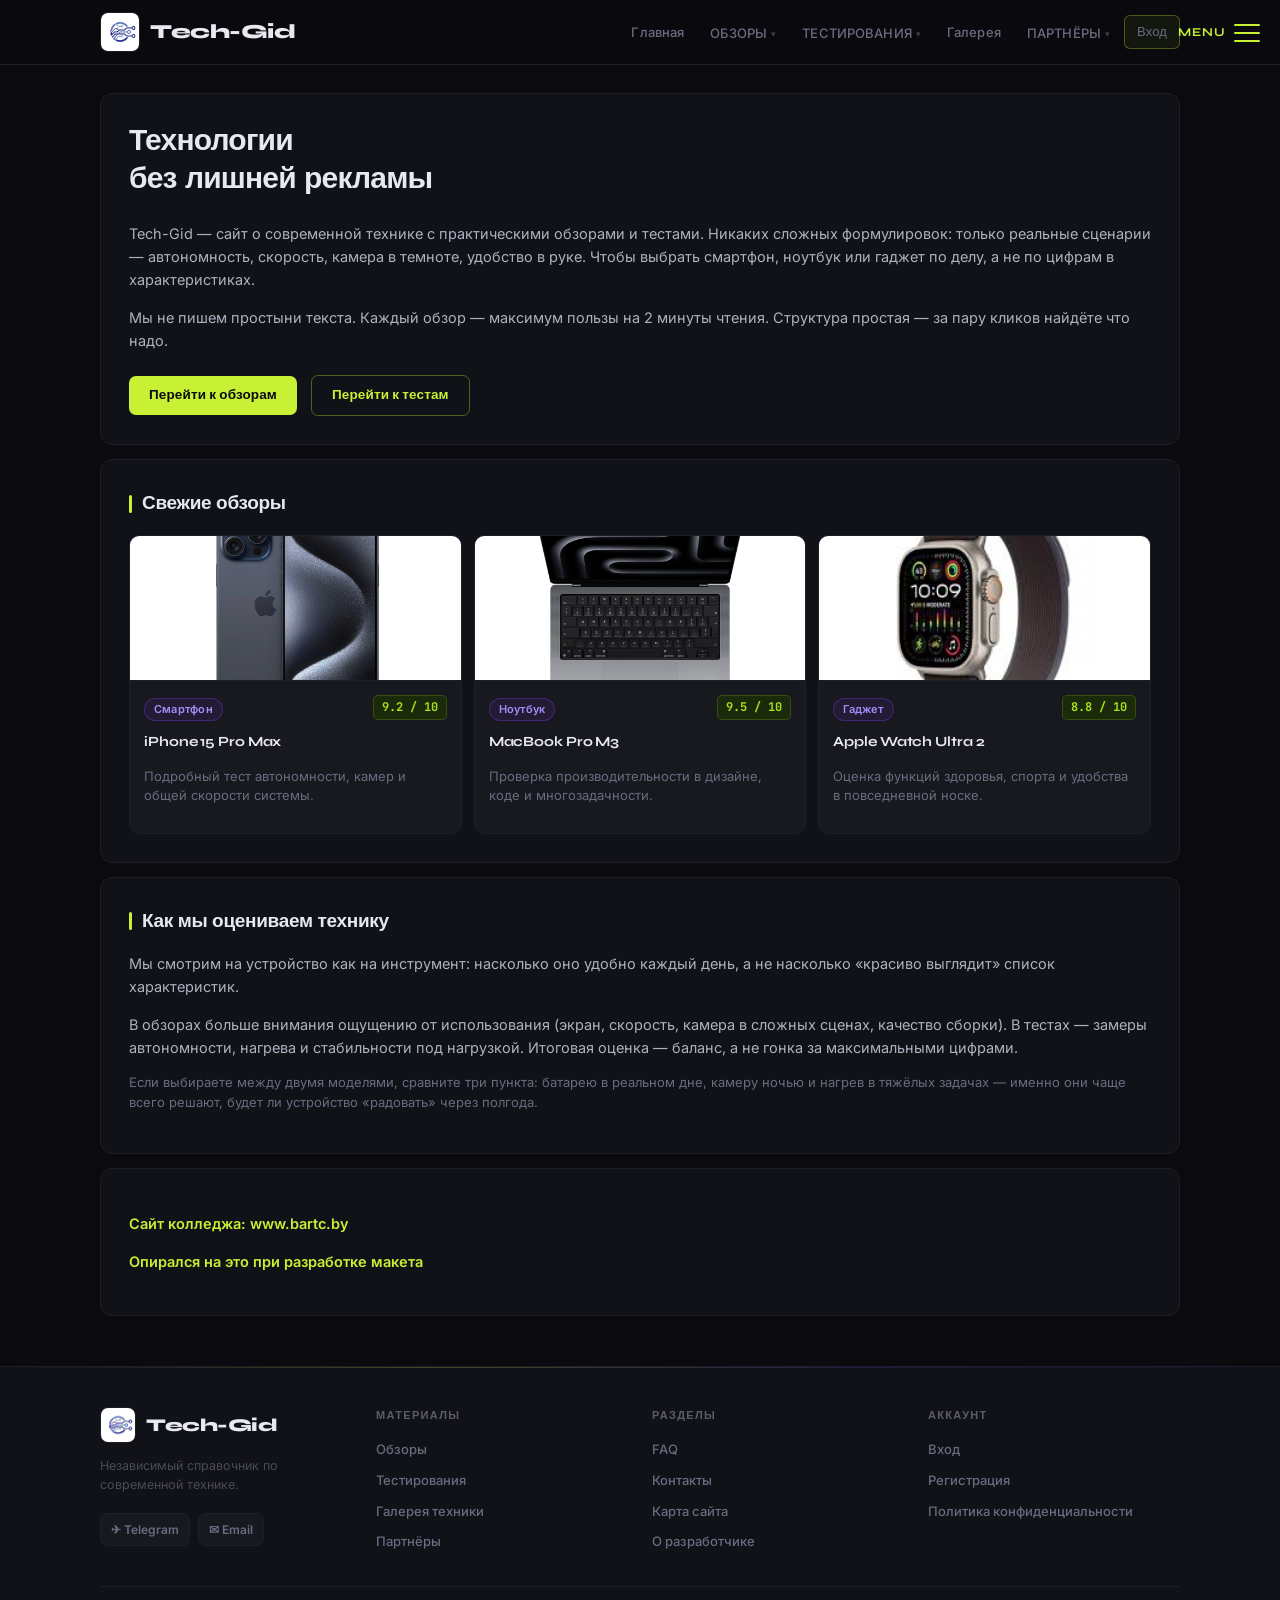
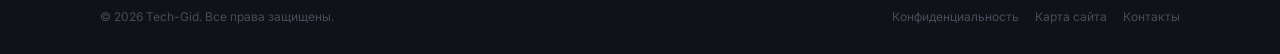
<file: index.html>
<!doctype html>
<html lang="ru">
  <head>
    <meta charset="UTF-8" />
    <meta name="viewport" content="width=device-width, initial-scale=1.0" />
    <title>Tech-Gid — Технологии без лишней рекламы</title>
    <link rel="author" href="https://t.me/quazzzarr" />
    <link rel="stylesheet" href="style.css" />
  </head>
  <body>
<div class="hamburger-menu">
  <input id="menu__toggle" type="checkbox" />
  <label class="menu__btn" for="menu__toggle">menu<span></span></label>
  <ul class="menu__box">
    <li><a class="menu__item menu__item--cta" href="login.html">Вход</a></li>
    <li><a class="menu__item" href="index.html">Главная</a></li>
    <li><a class="menu__item" href="gallery.html">Галерея техники</a></li>
    <li class="menu__has-sub">
      <input type="checkbox" id="sub-reviews" class="menu__sub-toggle" />
      <label for="sub-reviews" class="menu__item">Обзоры <span class="menu__arrow">›</span></label>
      <ul class="menu__sub">
        <li><a class="menu__subitem" href="reviews.html">Все обзоры</a></li>
        <li><a class="menu__subitem" href="reviews.html#smartphones">Смартфоны</a></li>
        <li><a class="menu__subitem" href="reviews.html#notebooks">Ноутбуки</a></li>
        <li><a class="menu__subitem" href="reviews.html#gadgets">Гаджеты</a></li>
      </ul>
    </li>
    <li class="menu__has-sub">
      <input type="checkbox" id="sub-tests" class="menu__sub-toggle" />
      <label for="sub-tests" class="menu__item">Тестирования <span class="menu__arrow">›</span></label>
      <ul class="menu__sub">
        <li><a class="menu__subitem" href="tests.html">Все тесты</a></li>
        <li><a class="menu__subitem" href="tests.html#performance">Производительность</a></li>
        <li><a class="menu__subitem" href="tests.html#battery">Автономность</a></li>
        <li><a class="menu__subitem" href="tests.html#cameras">Камеры</a></li>
      </ul>
    </li>
    <li class="menu__has-sub">
      <input type="checkbox" id="sub-partners" class="menu__sub-toggle" />
      <label for="sub-partners" class="menu__item">Партнёры <span class="menu__arrow">›</span></label>
      <ul class="menu__sub">
        <li><a class="menu__subitem" href="partners.html">Все партнёры</a></li>
        <li><a class="menu__subitem" href="partners.html#service">Сервисные центры</a></li>
        <li><a class="menu__subitem" href="partners.html#shops">Магазины техники</a></li>
      </ul>
    </li>
    <li><a class="menu__item" href="faq.html">FAQ</a></li>
    <li><a class="menu__item" href="contacts.html">Контакты</a></li>
</ul>
</div>
    <header>
      <div class="container header-wrap">
        <a class="logo" href="index.html" title="На главную">
          <img src="images/logo.jpg" alt="Логотип Tech-Gid" />
          <span>Tech-Gid</span>
        </a>
        <nav class="top-nav" aria-label="Основная навигация">
        <ul>
          <li class="top-nav__item">
            <a class="top-nav__link" href="index.html">Главная</a>
          </li>
          <li class="top-nav__item">
            <input type="checkbox" id="tn-reviews" class="top-nav__toggle" />
            <label class="top-nav__toggle-label" for="tn-reviews">Обзоры <span class="top-nav__arrow">▾</span></label>
            <ul class="top-nav__dropdown">
              <li><a class="top-nav__dropdown-link" href="reviews.html">Все обзоры</a></li>
              <li><a class="top-nav__dropdown-link" href="reviews.html#smartphones">Смартфоны</a></li>
              <li><a class="top-nav__dropdown-link" href="reviews.html#notebooks">Ноутбуки</a></li>
              <li><a class="top-nav__dropdown-link" href="reviews.html#gadgets">Гаджеты</a></li>
            </ul>
          </li>
          <li class="top-nav__item">
            <input type="checkbox" id="tn-tests" class="top-nav__toggle" />
            <label class="top-nav__toggle-label" for="tn-tests">Тестирования <span class="top-nav__arrow">▾</span></label>
            <ul class="top-nav__dropdown">
              <li><a class="top-nav__dropdown-link" href="tests.html">Все тесты</a></li>
              <li><a class="top-nav__dropdown-link" href="tests.html#performance">Производительность</a></li>
              <li><a class="top-nav__dropdown-link" href="tests.html#battery">Автономность</a></li>
              <li><a class="top-nav__dropdown-link" href="tests.html#cameras">Камеры</a></li>
            </ul>
          </li>
          <li class="top-nav__item">
            <a class="top-nav__link" href="gallery.html">Галерея</a>
          </li>
          <li class="top-nav__item">
            <input type="checkbox" id="tn-partners" class="top-nav__toggle" />
            <label class="top-nav__toggle-label" for="tn-partners">Партнёры <span class="top-nav__arrow">▾</span></label>
            <ul class="top-nav__dropdown">
              <li><a class="top-nav__dropdown-link" href="partners.html">Все партнёры</a></li>
              <li><a class="top-nav__dropdown-link" href="partners.html#service">Сервисные центры</a></li>
              <li><a class="top-nav__dropdown-link" href="partners.html#shops">Магазины техники</a></li>
            </ul>
          </li>
          <li class="top-nav__item">
            <a class="top-nav__link top-nav__link--cta" href="login.html">Вход</a>
          </li>
        </ul>
      </nav>
      </div>
    </header>

    <main class="container">
      <section class="section">
        <h1>Технологии<br>без лишней рекламы</h1>
        <p>
          Tech-Gid — сайт о современной технике с практическими обзорами и тестами. Никаких сложных формулировок: только реальные сценарии — автономность, скорость, камера в темноте, удобство в руке. Чтобы выбрать смартфон, ноутбук или гаджет по делу, а не по цифрам в характеристиках.
        </p>
        <p>
          Мы не пишем простыни текста. Каждый обзор — максимум пользы на 2 минуты чтения. Структура простая — за пару кликов найдёте что надо.
        </p>
        <a class="btn" href="reviews.html" title="К разделу обзоров">Перейти к обзорам</a>
        <a class="btn btn-outline" href="tests.html" title="К разделу тестирований">Перейти к тестам</a>
      </section>
      <section class="section">
        <h2>Свежие обзоры</h2>
        <div class="cards">
          <article class="card">
            <img class="card-thumb" src="images/iphone15promax.jpeg" alt="iPhone 15 Pro Max" />
            <div class="card-body">
              <span class="tag">Смартфон</span>
              <span class="score">9.2 / 10</span>
              <h3><a href="#" title="Открыть обзор iPhone 15 Pro Max">iPhone 15 Pro Max</a></h3>
              <p class="muted">Подробный тест автономности, камер и общей скорости системы.</p>
            </div>
          </article>
          <article class="card">
            <img class="card-thumb" src="images/macbookprom3.jpg" alt="MacBook Pro M3" />
            <div class="card-body">
              <span class="tag">Ноутбук</span>
              <span class="score">9.5 / 10</span>
              <h3><a href="#" title="Открыть обзор MacBook Pro M3">MacBook Pro M3</a></h3>
              <p class="muted">Проверка производительности в дизайне, коде и многозадачности.</p>
            </div>
          </article>
          <article class="card">
            <img class="card-thumb" src="images/applewatchultra2.jpg" alt="Apple Watch Ultra 2" />
            <div class="card-body">
              <span class="tag">Гаджет</span>
              <span class="score">8.8 / 10</span>
              <h3><a href="#" title="Открыть обзор Apple Watch Ultra 2">Apple Watch Ultra 2</a></h3>
              <p class="muted">Оценка функций здоровья, спорта и удобства в повседневной носке.</p>
            </div>
          </article>
        </div>
      </section>
      <section class="section">
        <h2>Как мы оцениваем технику</h2>
        <p>
          Мы смотрим на устройство как на инструмент: насколько оно удобно каждый день, а не насколько «красиво выглядит» список
          характеристик.
        </p>
        <p>
          В обзорах больше внимания ощущению от использования (экран, скорость, камера в сложных сценах, качество сборки). В тестах —
          замеры автономности, нагрева и стабильности под нагрузкой. Итоговая оценка — баланс, а не гонка за максимальными цифрами.
        </p>
        <p class="muted">
          Если выбираете между двумя моделями, сравните три пункта: батарею в реальном дне, камеру ночью и нагрев в тяжёлых задачах —
          именно они чаще всего решают, будет ли устройство «радовать» через полгода.
        </p>
      </section>
      <section class="section">
        <p><a href="https://www.bartc.by">Сайт колледжа: www.bartc.by</a></p>
        <p><a href="https://templatemo.com/tm-594-nexus-flow" title="Исходники">Опирался на это при разработке макета</a></p>
      </section>
    </main>
        <footer>
      <div class="container footer-wrap">
        <div class="footer-brand">
          <a class="footer-logo" href="index.html" title="На главную">
            <img src="images/logo.jpg" alt="Логотип Tech-Gid" />
            <span>Tech-Gid</span>
          </a>
          <div class="footer-copy">Независимый справочник по современной технике.</div>
          <div class="footer-social">
            <a class="footer-social-link" href="https://t.me/quazzzarr" target="_blank" rel="noopener">✈ Telegram</a>
            <a class="footer-social-link" href="mailto:temakvlvch@gmail.com">✉ Email</a>
          </div>
        </div>
        <div class="footer-nav-col">
          <div class="footer-col-title">Материалы</div>
          <a href="reviews.html">Обзоры</a>
          <a href="tests.html">Тестирования</a>
          <a href="gallery.html">Галерея техники</a>
          <a href="partners.html">Партнёры</a>
        </div>
        <div class="footer-nav-col">
          <div class="footer-col-title">Разделы</div>
          <a href="faq.html">FAQ</a>
          <a href="contacts.html">Контакты</a>
          <a href="sitemap.html">Карта сайта</a>
          <a href="about-author.html">О разработчике</a>
        </div>
        <div class="footer-nav-col">
          <div class="footer-col-title">Аккаунт</div>
          <a href="login.html">Вход</a>
          <a href="register.html">Регистрация</a>
          <a href="privacy.html">Политика конфиденциальности</a>
        </div>
        <div class="footer-bottom">
          <span class="footer-bottom-copy">&copy; 2026 Tech-Gid. Все права защищены.</span>
          <div class="footer-bottom-links">
            <a href="privacy.html">Конфиденциальность</a>
            <a href="sitemap.html">Карта сайта</a>
            <a href="contacts.html">Контакты</a>
          </div>
        </div>
      </div>
    </footer>
  </body>
</html>
</file>
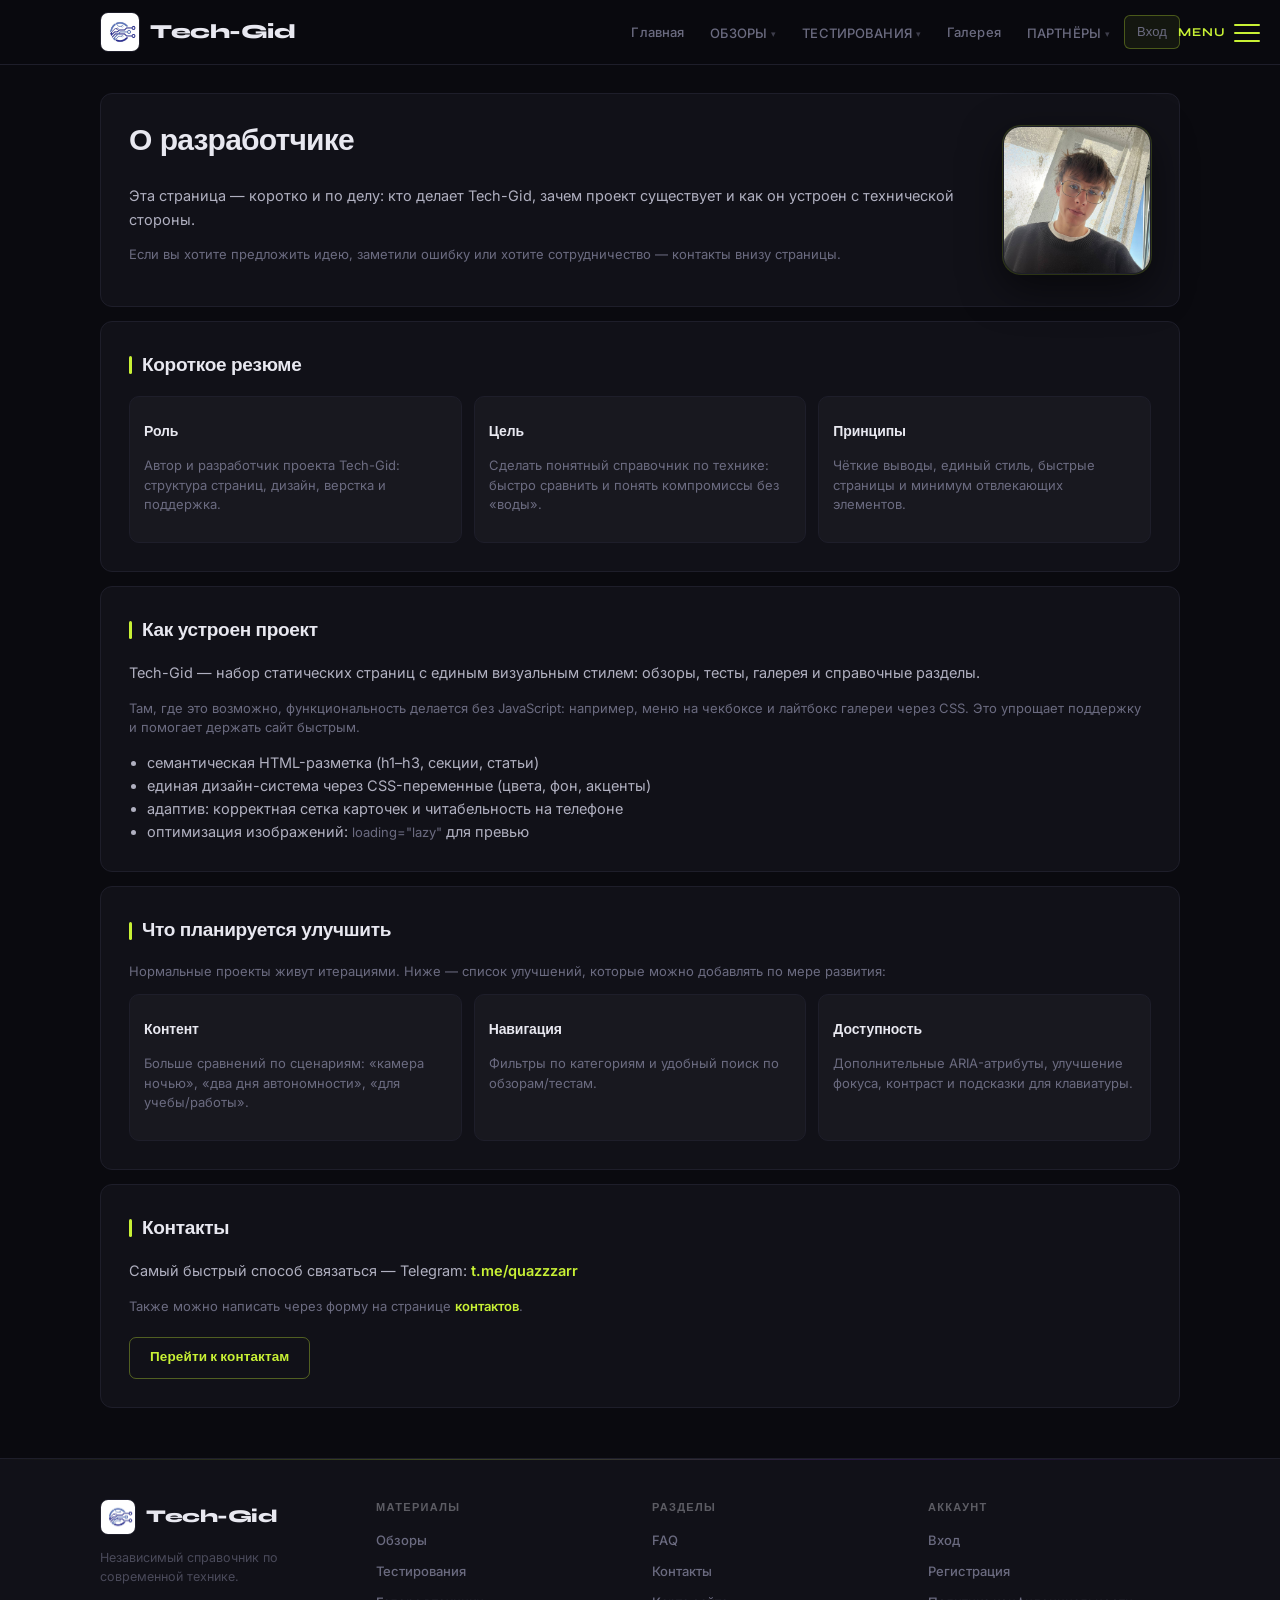
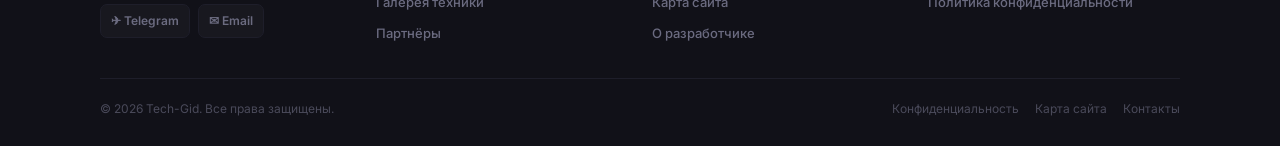
<file: about-author.html>
<!doctype html>
<html lang="ru">
  <head>
    <meta charset="UTF-8" />
    <meta name="viewport" content="width=device-width, initial-scale=1.0" />
    <title>Tech-Gid - О разработчике</title>
    <link rel="author" href="https://t.me/quazzzarr" />
    <link rel="stylesheet" href="style.css" />
  </head>
  <body>
<div class="hamburger-menu">
  <input id="menu__toggle" type="checkbox" />
  <label class="menu__btn" for="menu__toggle">menu<span></span></label>
  <ul class="menu__box">
    <li><a class="menu__item menu__item--cta" href="login.html">Вход</a></li>
    <li><a class="menu__item" href="index.html">Главная</a></li>
    <li><a class="menu__item" href="gallery.html">Галерея техники</a></li>
    <li class="menu__has-sub">
      <input type="checkbox" id="sub-reviews" class="menu__sub-toggle" />
      <label for="sub-reviews" class="menu__item">Обзоры <span class="menu__arrow">›</span></label>
      <ul class="menu__sub">
        <li><a class="menu__subitem" href="reviews.html">Все обзоры</a></li>
        <li><a class="menu__subitem" href="reviews.html#smartphones">Смартфоны</a></li>
        <li><a class="menu__subitem" href="reviews.html#notebooks">Ноутбуки</a></li>
        <li><a class="menu__subitem" href="reviews.html#gadgets">Гаджеты</a></li>
      </ul>
    </li>
    <li class="menu__has-sub">
      <input type="checkbox" id="sub-tests" class="menu__sub-toggle" />
      <label for="sub-tests" class="menu__item">Тестирования <span class="menu__arrow">›</span></label>
      <ul class="menu__sub">
        <li><a class="menu__subitem" href="tests.html">Все тесты</a></li>
        <li><a class="menu__subitem" href="tests.html#performance">Производительность</a></li>
        <li><a class="menu__subitem" href="tests.html#battery">Автономность</a></li>
        <li><a class="menu__subitem" href="tests.html#cameras">Камеры</a></li>
      </ul>
    </li>
    <li class="menu__has-sub">
      <input type="checkbox" id="sub-partners" class="menu__sub-toggle" />
      <label for="sub-partners" class="menu__item">Партнёры <span class="menu__arrow">›</span></label>
      <ul class="menu__sub">
        <li><a class="menu__subitem" href="partners.html">Все партнёры</a></li>
        <li><a class="menu__subitem" href="partners.html#service">Сервисные центры</a></li>
        <li><a class="menu__subitem" href="partners.html#shops">Магазины техники</a></li>
      </ul>
    </li>
    <li><a class="menu__item" href="faq.html">FAQ</a></li>
    <li><a class="menu__item" href="contacts.html">Контакты</a></li>
</ul>
</div>
    <header>
      <div class="container header-wrap">
        <a class="logo" href="index.html" title="На главную"
          ><img src="images/logo.jpg" alt="Логотип Tech-Gid" /><span
            >Tech-Gid</span
          ></a
        >
        <nav class="top-nav" aria-label="Основная навигация">
        <ul>
          <li class="top-nav__item">
            <a class="top-nav__link" href="index.html">Главная</a>
          </li>
          <li class="top-nav__item">
            <input type="checkbox" id="tn-reviews" class="top-nav__toggle" />
            <label class="top-nav__toggle-label" for="tn-reviews">Обзоры <span class="top-nav__arrow">▾</span></label>
            <ul class="top-nav__dropdown">
              <li><a class="top-nav__dropdown-link" href="reviews.html">Все обзоры</a></li>
              <li><a class="top-nav__dropdown-link" href="reviews.html#smartphones">Смартфоны</a></li>
              <li><a class="top-nav__dropdown-link" href="reviews.html#notebooks">Ноутбуки</a></li>
              <li><a class="top-nav__dropdown-link" href="reviews.html#gadgets">Гаджеты</a></li>
            </ul>
          </li>
          <li class="top-nav__item">
            <input type="checkbox" id="tn-tests" class="top-nav__toggle" />
            <label class="top-nav__toggle-label" for="tn-tests">Тестирования <span class="top-nav__arrow">▾</span></label>
            <ul class="top-nav__dropdown">
              <li><a class="top-nav__dropdown-link" href="tests.html">Все тесты</a></li>
              <li><a class="top-nav__dropdown-link" href="tests.html#performance">Производительность</a></li>
              <li><a class="top-nav__dropdown-link" href="tests.html#battery">Автономность</a></li>
              <li><a class="top-nav__dropdown-link" href="tests.html#cameras">Камеры</a></li>
            </ul>
          </li>
          <li class="top-nav__item">
            <a class="top-nav__link" href="gallery.html">Галерея</a>
          </li>
          <li class="top-nav__item">
            <input type="checkbox" id="tn-partners" class="top-nav__toggle" />
            <label class="top-nav__toggle-label" for="tn-partners">Партнёры <span class="top-nav__arrow">▾</span></label>
            <ul class="top-nav__dropdown">
              <li><a class="top-nav__dropdown-link" href="partners.html">Все партнёры</a></li>
              <li><a class="top-nav__dropdown-link" href="partners.html#service">Сервисные центры</a></li>
              <li><a class="top-nav__dropdown-link" href="partners.html#shops">Магазины техники</a></li>
            </ul>
          </li>
          <li class="top-nav__item">
            <a class="top-nav__link top-nav__link--cta" href="login.html">Вход</a>
          </li>
        </ul>
      </nav>
      </div>
    </header>
    <main class="container">
      <section class="section">
        <div class="about-hero">
          <div class="about-hero__text">
            <h1>О разработчике</h1>
            <p>
              Эта страница — коротко и по делу: кто делает Tech-Gid, зачем проект существует и как он устроен с технической стороны.
            </p>
            <p class="muted">
              Если вы хотите предложить идею, заметили ошибку или хотите сотрудничество — контакты внизу страницы.
            </p>
          </div>
          <figure class="about-hero__photo">
            <img src="images/lico.jpg" alt="Фото разработчика" loading="lazy" />
          </figure>
        </div>
      </section>

      <section class="section">
        <h2>Короткое резюме</h2>
        <div class="cards">
          <div class="card">
            <div class="card-body">
              <h3>Роль</h3>
              <p class="muted">Автор и разработчик проекта Tech-Gid: структура страниц, дизайн, верстка и поддержка.</p>
            </div>
          </div>
          <div class="card">
            <div class="card-body">
              <h3>Цель</h3>
              <p class="muted">Сделать понятный справочник по технике: быстро сравнить и понять компромиссы без «воды».</p>
            </div>
          </div>
          <div class="card">
            <div class="card-body">
              <h3>Принципы</h3>
              <p class="muted">Чёткие выводы, единый стиль, быстрые страницы и минимум отвлекающих элементов.</p>
            </div>
          </div>
        </div>
      </section>

      <section class="section">
        <h2>Как устроен проект</h2>
        <p>
          Tech-Gid — набор статических страниц с единым визуальным стилем: обзоры, тесты, галерея и справочные разделы.
        </p>
        <p class="muted">
          Там, где это возможно, функциональность делается без JavaScript: например, меню на чекбоксе и лайтбокс галереи через CSS.
          Это упрощает поддержку и помогает держать сайт быстрым.
        </p>
        <ul class="auth-list">
          <li>семантическая HTML-разметка (h1–h3, секции, статьи)</li>
          <li>единая дизайн-система через CSS-переменные (цвета, фон, акценты)</li>
          <li>адаптив: корректная сетка карточек и читабельность на телефоне</li>
          <li>оптимизация изображений: <span class="muted">loading=&quot;lazy&quot;</span> для превью</li>
        </ul>
      </section>

      <section class="section">
        <h2>Что планируется улучшить</h2>
        <p class="muted">
          Нормальные проекты живут итерациями. Ниже — список улучшений, которые можно добавлять по мере развития:
        </p>
        <div class="cards">
          <div class="card">
            <div class="card-body">
              <h3>Контент</h3>
              <p class="muted">Больше сравнений по сценариям: «камера ночью», «два дня автономности», «для учебы/работы».</p>
            </div>
          </div>
          <div class="card">
            <div class="card-body">
              <h3>Навигация</h3>
              <p class="muted">Фильтры по категориям и удобный поиск по обзорам/тестам.</p>
            </div>
          </div>
          <div class="card">
            <div class="card-body">
              <h3>Доступность</h3>
              <p class="muted">Дополнительные ARIA-атрибуты, улучшение фокуса, контраст и подсказки для клавиатуры.</p>
            </div>
          </div>
        </div>
      </section>

      <section class="section">
        <h2>Контакты</h2>
        <p>
          Самый быстрый способ связаться — Telegram:
          <a href="https://t.me/quazzzarr">t.me/quazzzarr</a>
        </p>
        <p class="muted">Также можно написать через форму на странице <a href="contacts.html">контактов</a>.</p>
        <a class="btn btn-outline" href="contacts.html">Перейти к контактам</a>
      </section>
    </main>
        <footer>
      <div class="container footer-wrap">
        <div class="footer-brand">
          <a class="footer-logo" href="index.html" title="На главную">
            <img src="images/logo.jpg" alt="Логотип Tech-Gid" />
            <span>Tech-Gid</span>
          </a>
          <div class="footer-copy">Независимый справочник по современной технике.</div>
          <div class="footer-social">
            <a class="footer-social-link" href="https://t.me/quazzzarr" target="_blank" rel="noopener">✈ Telegram</a>
            <a class="footer-social-link" href="mailto:temakvlvch@gmail.com">✉ Email</a>
          </div>
        </div>
        <div class="footer-nav-col">
          <div class="footer-col-title">Материалы</div>
          <a href="reviews.html">Обзоры</a>
          <a href="tests.html">Тестирования</a>
          <a href="gallery.html">Галерея техники</a>
          <a href="partners.html">Партнёры</a>
        </div>
        <div class="footer-nav-col">
          <div class="footer-col-title">Разделы</div>
          <a href="faq.html">FAQ</a>
          <a href="contacts.html">Контакты</a>
          <a href="sitemap.html">Карта сайта</a>
          <a href="about-author.html">О разработчике</a>
        </div>
        <div class="footer-nav-col">
          <div class="footer-col-title">Аккаунт</div>
          <a href="login.html">Вход</a>
          <a href="register.html">Регистрация</a>
          <a href="privacy.html">Политика конфиденциальности</a>
        </div>
        <div class="footer-bottom">
          <span class="footer-bottom-copy">&copy; 2026 Tech-Gid. Все права защищены.</span>
          <div class="footer-bottom-links">
            <a href="privacy.html">Конфиденциальность</a>
            <a href="sitemap.html">Карта сайта</a>
            <a href="contacts.html">Контакты</a>
          </div>
        </div>
      </div>
    </footer>
  </body>
</html>
</file>
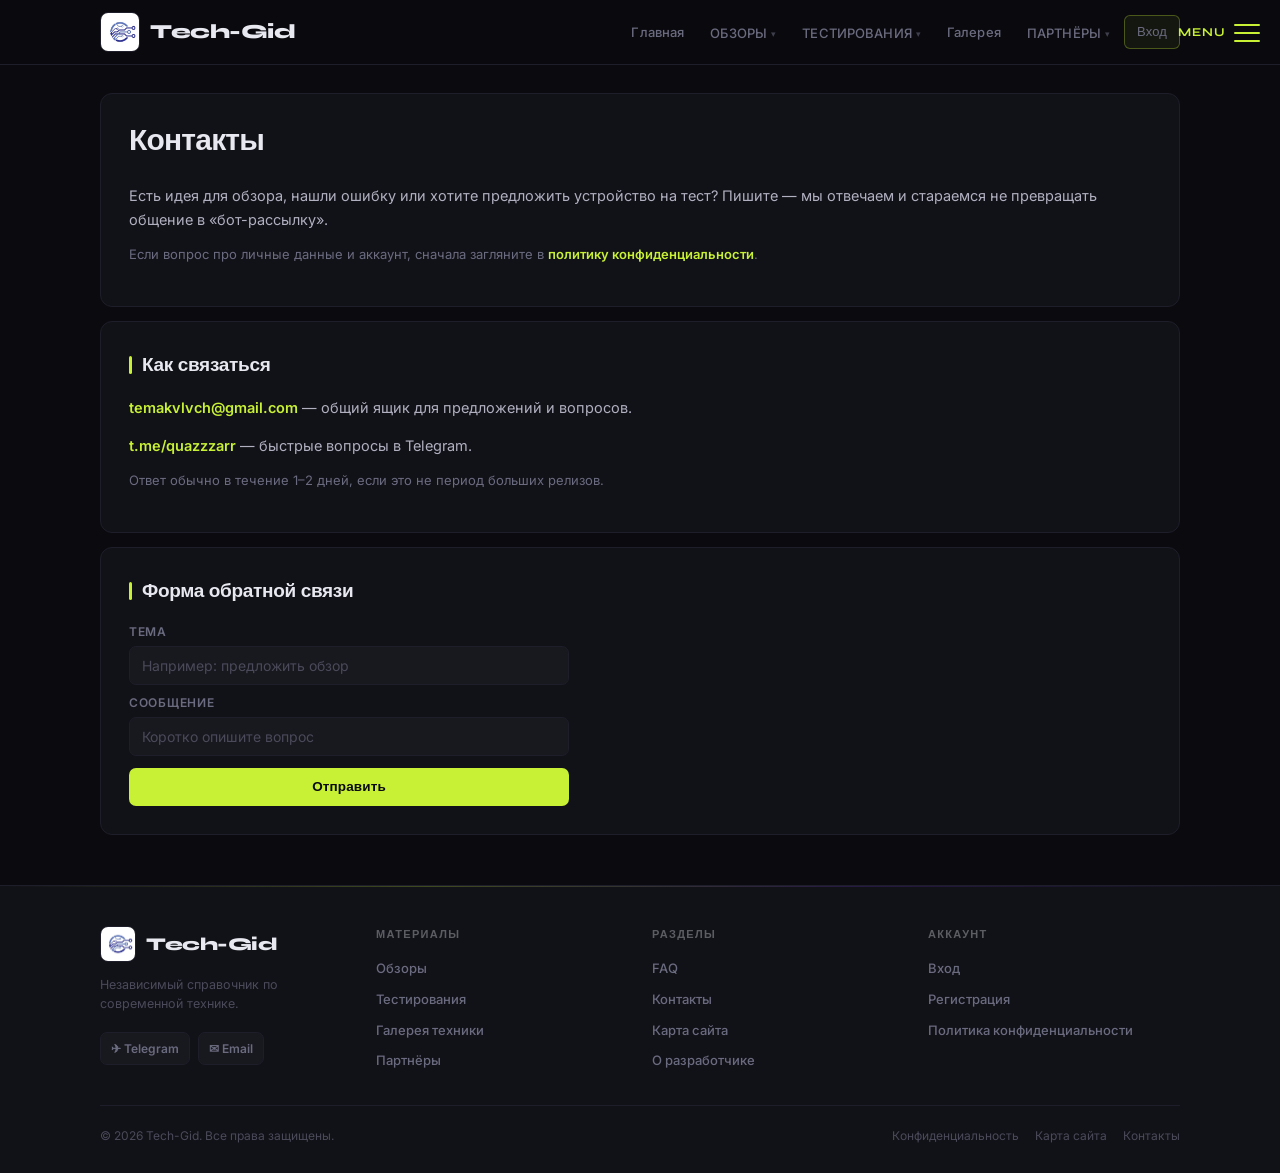
<file: contacts.html>
<!doctype html>
<html lang="ru">
  <head>
    <meta charset="UTF-8" />
    <meta name="viewport" content="width=device-width, initial-scale=1.0" />
    <title>Tech-Gid - Контакты</title>
    <link rel="author" href="https://t.me/quazzzarr" />
    <link rel="stylesheet" href="style.css" />
  </head>
  <body>
<div class="hamburger-menu">
  <input id="menu__toggle" type="checkbox" />
  <label class="menu__btn" for="menu__toggle">menu<span></span></label>
  <ul class="menu__box">
    <li><a class="menu__item menu__item--cta" href="login.html">Вход</a></li>
    <li><a class="menu__item" href="index.html">Главная</a></li>
    <li><a class="menu__item" href="gallery.html">Галерея техники</a></li>
    <li class="menu__has-sub">
      <input type="checkbox" id="sub-reviews" class="menu__sub-toggle" />
      <label for="sub-reviews" class="menu__item">Обзоры <span class="menu__arrow">›</span></label>
      <ul class="menu__sub">
        <li><a class="menu__subitem" href="reviews.html">Все обзоры</a></li>
        <li><a class="menu__subitem" href="reviews.html#smartphones">Смартфоны</a></li>
        <li><a class="menu__subitem" href="reviews.html#notebooks">Ноутбуки</a></li>
        <li><a class="menu__subitem" href="reviews.html#gadgets">Гаджеты</a></li>
      </ul>
    </li>
    <li class="menu__has-sub">
      <input type="checkbox" id="sub-tests" class="menu__sub-toggle" />
      <label for="sub-tests" class="menu__item">Тестирования <span class="menu__arrow">›</span></label>
      <ul class="menu__sub">
        <li><a class="menu__subitem" href="tests.html">Все тесты</a></li>
        <li><a class="menu__subitem" href="tests.html#performance">Производительность</a></li>
        <li><a class="menu__subitem" href="tests.html#battery">Автономность</a></li>
        <li><a class="menu__subitem" href="tests.html#cameras">Камеры</a></li>
      </ul>
    </li>
    <li class="menu__has-sub">
      <input type="checkbox" id="sub-partners" class="menu__sub-toggle" />
      <label for="sub-partners" class="menu__item">Партнёры <span class="menu__arrow">›</span></label>
      <ul class="menu__sub">
        <li><a class="menu__subitem" href="partners.html">Все партнёры</a></li>
        <li><a class="menu__subitem" href="partners.html#service">Сервисные центры</a></li>
        <li><a class="menu__subitem" href="partners.html#shops">Магазины техники</a></li>
      </ul>
    </li>
    <li><a class="menu__item" href="faq.html">FAQ</a></li>
    <li><a class="menu__item" href="contacts.html">Контакты</a></li>
</ul>
</div>
    <header>
      <div class="container header-wrap">
        <a class="logo" href="index.html" title="На главную"
          ><img src="images/logo.jpg" alt="Логотип Tech-Gid" /><span
            >Tech-Gid</span
          ></a
        >
        <nav class="top-nav" aria-label="Основная навигация">
        <ul>
          <li class="top-nav__item">
            <a class="top-nav__link" href="index.html">Главная</a>
          </li>
          <li class="top-nav__item">
            <input type="checkbox" id="tn-reviews" class="top-nav__toggle" />
            <label class="top-nav__toggle-label" for="tn-reviews">Обзоры <span class="top-nav__arrow">▾</span></label>
            <ul class="top-nav__dropdown">
              <li><a class="top-nav__dropdown-link" href="reviews.html">Все обзоры</a></li>
              <li><a class="top-nav__dropdown-link" href="reviews.html#smartphones">Смартфоны</a></li>
              <li><a class="top-nav__dropdown-link" href="reviews.html#notebooks">Ноутбуки</a></li>
              <li><a class="top-nav__dropdown-link" href="reviews.html#gadgets">Гаджеты</a></li>
            </ul>
          </li>
          <li class="top-nav__item">
            <input type="checkbox" id="tn-tests" class="top-nav__toggle" />
            <label class="top-nav__toggle-label" for="tn-tests">Тестирования <span class="top-nav__arrow">▾</span></label>
            <ul class="top-nav__dropdown">
              <li><a class="top-nav__dropdown-link" href="tests.html">Все тесты</a></li>
              <li><a class="top-nav__dropdown-link" href="tests.html#performance">Производительность</a></li>
              <li><a class="top-nav__dropdown-link" href="tests.html#battery">Автономность</a></li>
              <li><a class="top-nav__dropdown-link" href="tests.html#cameras">Камеры</a></li>
            </ul>
          </li>
          <li class="top-nav__item">
            <a class="top-nav__link" href="gallery.html">Галерея</a>
          </li>
          <li class="top-nav__item">
            <input type="checkbox" id="tn-partners" class="top-nav__toggle" />
            <label class="top-nav__toggle-label" for="tn-partners">Партнёры <span class="top-nav__arrow">▾</span></label>
            <ul class="top-nav__dropdown">
              <li><a class="top-nav__dropdown-link" href="partners.html">Все партнёры</a></li>
              <li><a class="top-nav__dropdown-link" href="partners.html#service">Сервисные центры</a></li>
              <li><a class="top-nav__dropdown-link" href="partners.html#shops">Магазины техники</a></li>
            </ul>
          </li>
          <li class="top-nav__item">
            <a class="top-nav__link top-nav__link--cta" href="login.html">Вход</a>
          </li>
        </ul>
      </nav>
      </div>
    </header>
    <main class="container">
      <section class="section">
        <h1>Контакты</h1>
        <p>
          Есть идея для обзора, нашли ошибку или хотите предложить устройство на тест? Пишите — мы отвечаем и стараемся не
          превращать общение в «бот-рассылку».
        </p>
        <p class="muted">
          Если вопрос про личные данные и аккаунт, сначала загляните в <a href="privacy.html">политику конфиденциальности</a>.
        </p>
      </section>
      <section class="section">
        <h2>Как связаться</h2>
        <p><a href="mailto:temakvlvch@gmail.com">temakvlvch@gmail.com</a> — общий ящик для предложений и вопросов.</p>
        <p><a href="https://t.me/quazzzarr">t.me/quazzzarr</a> — быстрые вопросы в Telegram.</p>
        <p class="muted">Ответ обычно в течение 1–2 дней, если это не период больших релизов.</p>
      </section>
      <section class="section">
        <h2>Форма обратной связи</h2>
        <form action="404.html">
          <label for="topic">Тема</label>
          <input id="topic" name="topic" type="text" required placeholder="Например: предложить обзор" />
          <label for="message">Сообщение</label>
          <input id="message" name="message" type="text" required placeholder="Коротко опишите вопрос" />
          <button type="submit">Отправить</button>
        </form>
      </section>
    </main>
        <footer>
      <div class="container footer-wrap">
        <div class="footer-brand">
          <a class="footer-logo" href="index.html" title="На главную">
            <img src="images/logo.jpg" alt="Логотип Tech-Gid" />
            <span>Tech-Gid</span>
          </a>
          <div class="footer-copy">Независимый справочник по современной технике.</div>
          <div class="footer-social">
            <a class="footer-social-link" href="https://t.me/quazzzarr" target="_blank" rel="noopener">✈ Telegram</a>
            <a class="footer-social-link" href="mailto:temakvlvch@gmail.com">✉ Email</a>
          </div>
        </div>
        <div class="footer-nav-col">
          <div class="footer-col-title">Материалы</div>
          <a href="reviews.html">Обзоры</a>
          <a href="tests.html">Тестирования</a>
          <a href="gallery.html">Галерея техники</a>
          <a href="partners.html">Партнёры</a>
        </div>
        <div class="footer-nav-col">
          <div class="footer-col-title">Разделы</div>
          <a href="faq.html">FAQ</a>
          <a href="contacts.html">Контакты</a>
          <a href="sitemap.html">Карта сайта</a>
          <a href="about-author.html">О разработчике</a>
        </div>
        <div class="footer-nav-col">
          <div class="footer-col-title">Аккаунт</div>
          <a href="login.html">Вход</a>
          <a href="register.html">Регистрация</a>
          <a href="privacy.html">Политика конфиденциальности</a>
        </div>
        <div class="footer-bottom">
          <span class="footer-bottom-copy">&copy; 2026 Tech-Gid. Все права защищены.</span>
          <div class="footer-bottom-links">
            <a href="privacy.html">Конфиденциальность</a>
            <a href="sitemap.html">Карта сайта</a>
            <a href="contacts.html">Контакты</a>
          </div>
        </div>
      </div>
    </footer>
  </body>
</html>
</file>
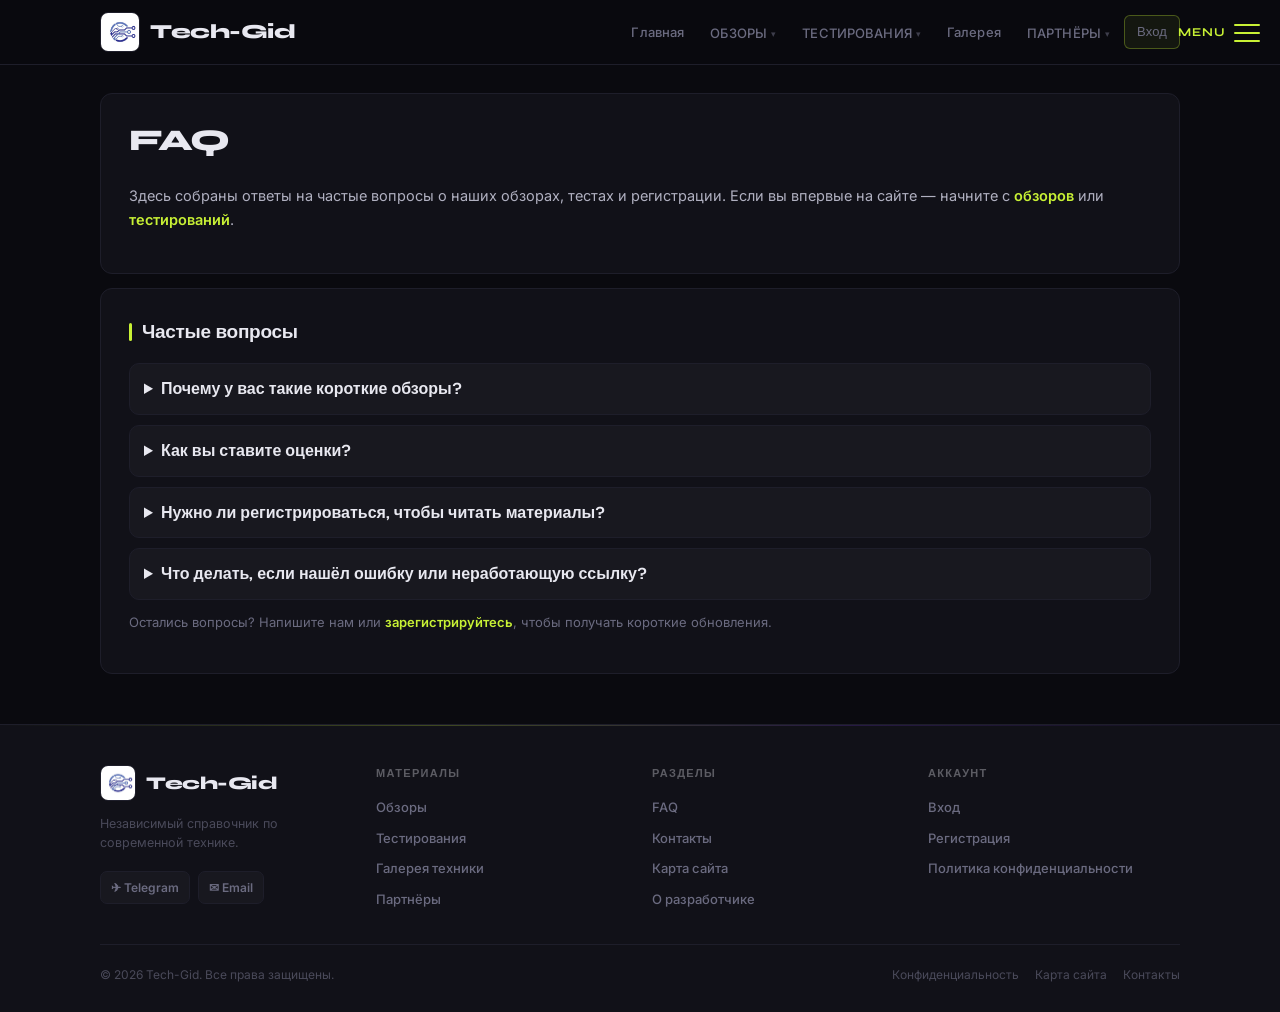
<file: faq.html>
<!doctype html>
<html lang="ru">
  <head>
    <meta charset="UTF-8" />
    <meta name="viewport" content="width=device-width, initial-scale=1.0" />
    <title>Tech-Gid — FAQ</title>
    <link rel="author" href="https://t.me/quazzzarr" />
    <link rel="stylesheet" href="style.css" />
  </head>
  <body>
    <div class="hamburger-menu">
      <input id="menu__toggle" type="checkbox" />
      <label class="menu__btn" for="menu__toggle">menu<span></span></label>
      <ul class="menu__box">
        <li><a class="menu__item menu__item--cta" href="login.html">Вход</a></li>
        <li><a class="menu__item" href="index.html">Главная</a></li>
    <li><a class="menu__item" href="gallery.html">Галерея техники</a></li>
        <li class="menu__has-sub">
          <input type="checkbox" id="sub-reviews" class="menu__sub-toggle" />
          <label for="sub-reviews" class="menu__item">Обзоры <span class="menu__arrow">›</span></label>
          <ul class="menu__sub">
            <li><a class="menu__subitem" href="reviews.html">Все обзоры</a></li>
            <li><a class="menu__subitem" href="reviews.html#smartphones">Смартфоны</a></li>
            <li><a class="menu__subitem" href="reviews.html#notebooks">Ноутбуки</a></li>
            <li><a class="menu__subitem" href="reviews.html#gadgets">Гаджеты</a></li>
          </ul>
        </li>
        <li class="menu__has-sub">
          <input type="checkbox" id="sub-tests" class="menu__sub-toggle" />
          <label for="sub-tests" class="menu__item">Тестирования <span class="menu__arrow">›</span></label>
          <ul class="menu__sub">
            <li><a class="menu__subitem" href="tests.html">Все тесты</a></li>
            <li><a class="menu__subitem" href="tests.html#performance">Производительность</a></li>
        <li><a class="menu__subitem" href="tests.html#battery">Автономность</a></li>
        <li><a class="menu__subitem" href="tests.html#cameras">Камеры</a></li>
          </ul>
        </li>
        <li class="menu__has-sub">
          <input type="checkbox" id="sub-partners" class="menu__sub-toggle" />
          <label for="sub-partners" class="menu__item">Партнёры <span class="menu__arrow">›</span></label>
          <ul class="menu__sub">
            <li><a class="menu__subitem" href="partners.html">Все партнёры</a></li>
            <li><a class="menu__subitem" href="partners.html#service">Сервисные центры</a></li>
            <li><a class="menu__subitem" href="partners.html#shops">Магазины техники</a></li>
          </ul>
        </li>
        <li><a class="menu__item" href="faq.html">FAQ</a></li>
        <li><a class="menu__item" href="contacts.html">Контакты</a></li>
      </ul>
    </div>
    <header>
      <div class="container header-wrap">
        <a class="logo" href="index.html" title="На главную">
          <img src="images/logo.jpg" alt="Логотип Tech-Gid" />
          <span>Tech-Gid</span>
        </a>
        <nav class="top-nav" aria-label="Основная навигация">
        <ul>
          <li class="top-nav__item">
            <a class="top-nav__link" href="index.html">Главная</a>
          </li>
          <li class="top-nav__item">
            <input type="checkbox" id="tn-reviews" class="top-nav__toggle" />
            <label class="top-nav__toggle-label" for="tn-reviews">Обзоры <span class="top-nav__arrow">▾</span></label>
            <ul class="top-nav__dropdown">
              <li><a class="top-nav__dropdown-link" href="reviews.html">Все обзоры</a></li>
              <li><a class="top-nav__dropdown-link" href="reviews.html#smartphones">Смартфоны</a></li>
              <li><a class="top-nav__dropdown-link" href="reviews.html#notebooks">Ноутбуки</a></li>
              <li><a class="top-nav__dropdown-link" href="reviews.html#gadgets">Гаджеты</a></li>
            </ul>
          </li>
          <li class="top-nav__item">
            <input type="checkbox" id="tn-tests" class="top-nav__toggle" />
            <label class="top-nav__toggle-label" for="tn-tests">Тестирования <span class="top-nav__arrow">▾</span></label>
            <ul class="top-nav__dropdown">
              <li><a class="top-nav__dropdown-link" href="tests.html">Все тесты</a></li>
              <li><a class="top-nav__dropdown-link" href="tests.html#performance">Производительность</a></li>
              <li><a class="top-nav__dropdown-link" href="tests.html#battery">Автономность</a></li>
              <li><a class="top-nav__dropdown-link" href="tests.html#cameras">Камеры</a></li>
            </ul>
          </li>
          <li class="top-nav__item">
            <a class="top-nav__link" href="gallery.html">Галерея</a>
          </li>
          <li class="top-nav__item">
            <input type="checkbox" id="tn-partners" class="top-nav__toggle" />
            <label class="top-nav__toggle-label" for="tn-partners">Партнёры <span class="top-nav__arrow">▾</span></label>
            <ul class="top-nav__dropdown">
              <li><a class="top-nav__dropdown-link" href="partners.html">Все партнёры</a></li>
              <li><a class="top-nav__dropdown-link" href="partners.html#service">Сервисные центры</a></li>
              <li><a class="top-nav__dropdown-link" href="partners.html#shops">Магазины техники</a></li>
            </ul>
          </li>
          <li class="top-nav__item">
            <a class="top-nav__link top-nav__link--cta" href="login.html">Вход</a>
          </li>
        </ul>
      </nav>
      </div>
    </header>
    <main class="container">
      <section class="section">
        <h1>FAQ</h1>
        <p>
          Здесь собраны ответы на частые вопросы о наших обзорах, тестах и регистрации. Если вы впервые на сайте — начните с
          <a href="reviews.html">обзоров</a> или <a href="tests.html">тестирований</a>.
        </p>
      </section>
      <section class="section">
        <h2>Частые вопросы</h2>
        <details>
          <summary>Почему у вас такие короткие обзоры?</summary>
          <p class="muted">
            Мы убираем всё лишнее и оставляем то, что помогает выбрать: выводы, примеры сценариев и несколько ключевых проверок. Не
            переписываем спецификации и не «раздуваем» текст ради объёма.
          </p>
        </details>
        <details>
          <summary>Как вы ставите оценки?</summary>
          <p class="muted">
            Оценка — это баланс: стабильность, автономность, камера, нагрев и цена. Если устройство мощное, но сильно греется или
            быстро садится — итог будет ниже, даже если цифры в бенчмарках красивые.
          </p>
        </details>
        <details>
          <summary>Нужно ли регистрироваться, чтобы читать материалы?</summary>
          <p class="muted">
            Нет. Регистрация нужна для удобства: избранное и быстрый доступ к новым подборкам. Страница регистрации доступна в меню
            на каждой странице.
          </p>
        </details>
        <details>
          <summary>Что делать, если нашёл ошибку или неработающую ссылку?</summary>
          <p class="muted">
            Напишите через <a href="contacts.html">контакты</a>. Укажите страницу и что именно не так — так исправление займёт
            минуты.
          </p>
        </details>
        <p class="muted">
          Остались вопросы? Напишите нам или <a href="register.html">зарегистрируйтесь</a>, чтобы получать короткие обновления.
        </p>
      </section>
    </main>
        <footer>
      <div class="container footer-wrap">
        <div class="footer-brand">
          <a class="footer-logo" href="index.html" title="На главную">
            <img src="images/logo.jpg" alt="Логотип Tech-Gid" />
            <span>Tech-Gid</span>
          </a>
          <div class="footer-copy">Независимый справочник по современной технике.</div>
          <div class="footer-social">
            <a class="footer-social-link" href="https://t.me/quazzzarr" target="_blank" rel="noopener">✈ Telegram</a>
            <a class="footer-social-link" href="mailto:temakvlvch@gmail.com">✉ Email</a>
          </div>
        </div>
        <div class="footer-nav-col">
          <div class="footer-col-title">Материалы</div>
          <a href="reviews.html">Обзоры</a>
          <a href="tests.html">Тестирования</a>
          <a href="gallery.html">Галерея техники</a>
          <a href="partners.html">Партнёры</a>
        </div>
        <div class="footer-nav-col">
          <div class="footer-col-title">Разделы</div>
          <a href="faq.html">FAQ</a>
          <a href="contacts.html">Контакты</a>
          <a href="sitemap.html">Карта сайта</a>
          <a href="about-author.html">О разработчике</a>
        </div>
        <div class="footer-nav-col">
          <div class="footer-col-title">Аккаунт</div>
          <a href="login.html">Вход</a>
          <a href="register.html">Регистрация</a>
          <a href="privacy.html">Политика конфиденциальности</a>
        </div>
        <div class="footer-bottom">
          <span class="footer-bottom-copy">&copy; 2026 Tech-Gid. Все права защищены.</span>
          <div class="footer-bottom-links">
            <a href="privacy.html">Конфиденциальность</a>
            <a href="sitemap.html">Карта сайта</a>
            <a href="contacts.html">Контакты</a>
          </div>
        </div>
      </div>
    </footer>
  </body>
</html>
</file>
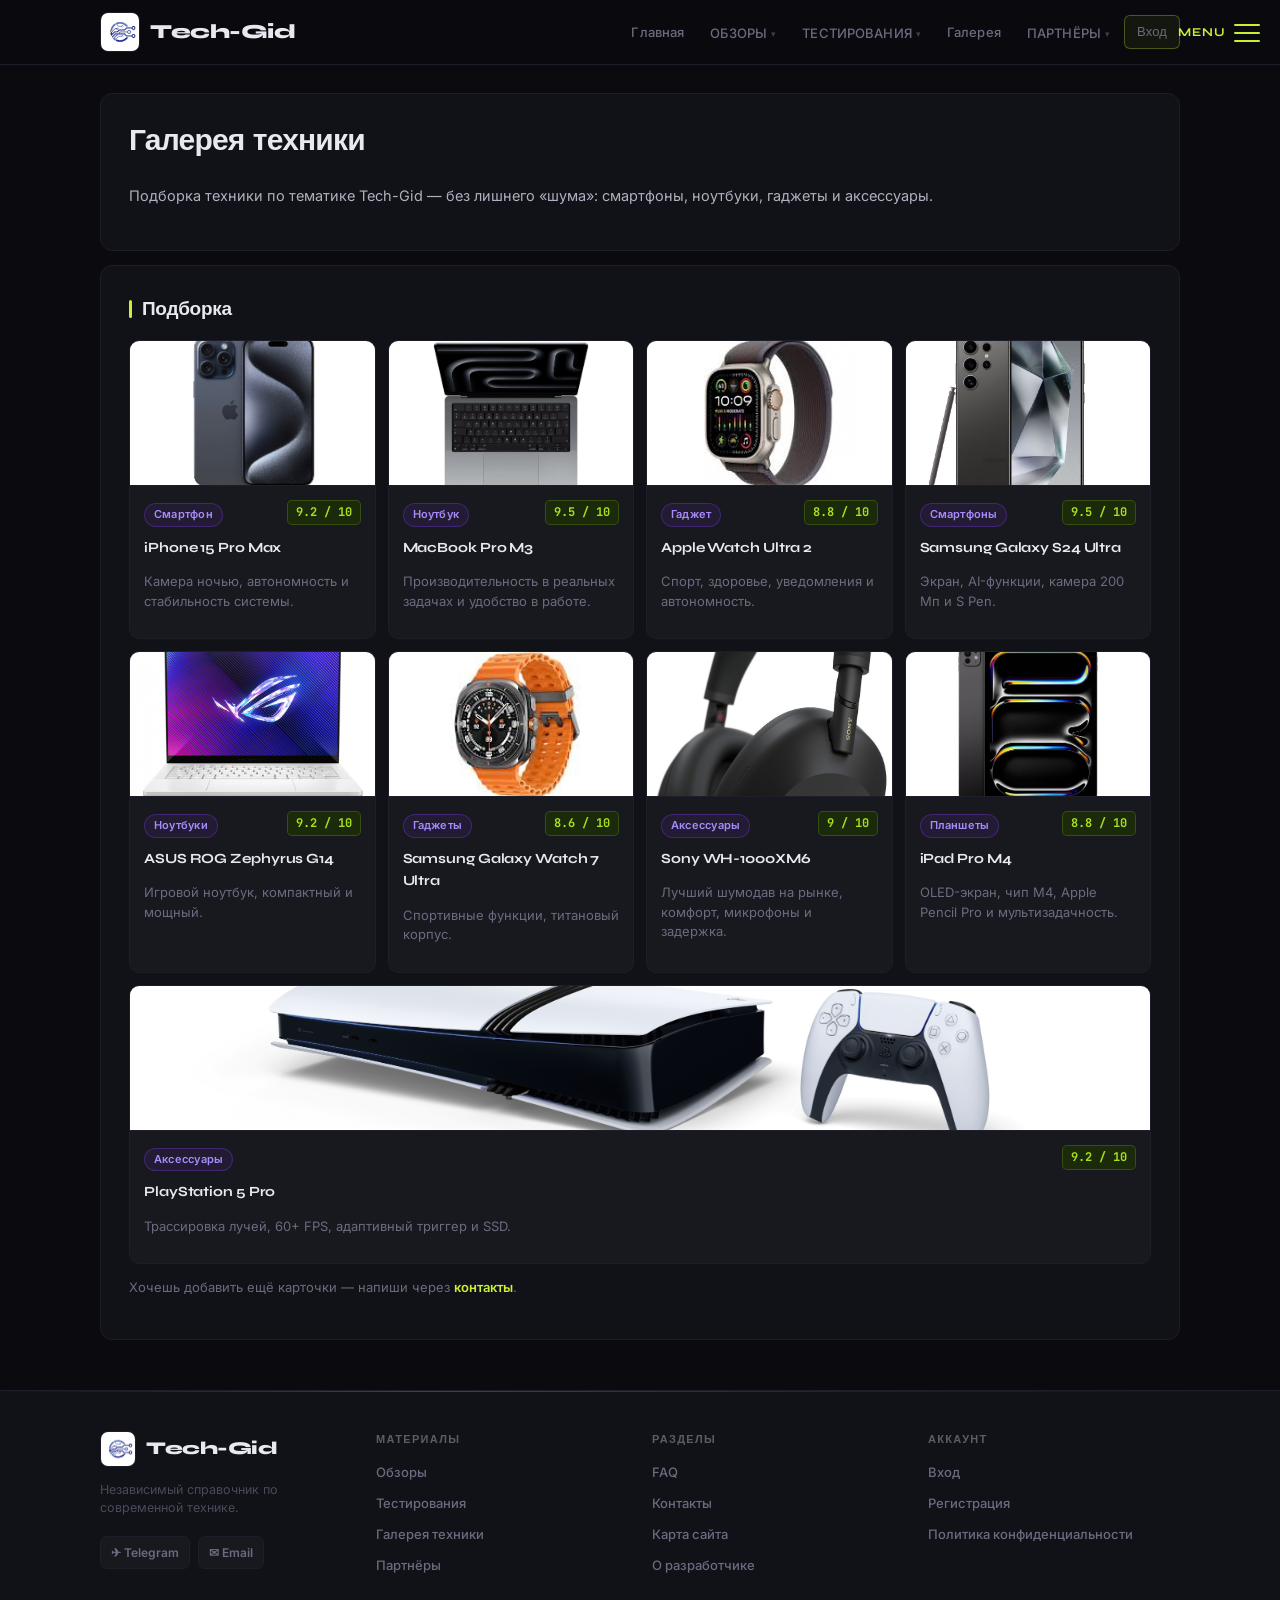
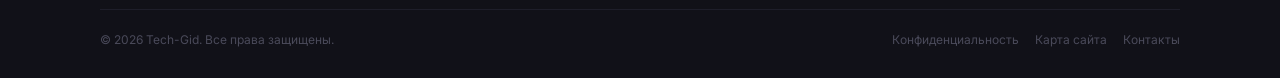
<file: gallery.html>
<!doctype html>
<html lang="ru">
  <head>
    <meta charset="UTF-8" />
    <meta name="viewport" content="width=device-width, initial-scale=1.0" />
    <title>Tech-Gid — Галерея техники</title>
    <link rel="author" href="https://t.me/quazzzarr" />
    <link rel="stylesheet" href="style.css" />
  </head>
  <body>
    <div class="hamburger-menu">
      <input id="menu__toggle" type="checkbox" />
      <label class="menu__btn" for="menu__toggle">menu<span></span></label>
      <ul class="menu__box">
        <li><a class="menu__item menu__item--cta" href="login.html">Вход</a></li>
        <li><a class="menu__item" href="index.html">Главная</a></li>
        <li><a class="menu__item" href="gallery.html">Галерея техники</a></li>
        <li class="menu__has-sub">
          <input type="checkbox" id="sub-reviews" class="menu__sub-toggle" />
          <label for="sub-reviews" class="menu__item">Обзоры <span class="menu__arrow">›</span></label>
          <ul class="menu__sub">
            <li><a class="menu__subitem" href="reviews.html">Все обзоры</a></li>
            <li><a class="menu__subitem" href="reviews.html#smartphones">Смартфоны</a></li>
            <li><a class="menu__subitem" href="reviews.html#notebooks">Ноутбуки</a></li>
            <li><a class="menu__subitem" href="reviews.html#gadgets">Гаджеты</a></li>
          </ul>
        </li>
        <li class="menu__has-sub">
          <input type="checkbox" id="sub-tests" class="menu__sub-toggle" />
          <label for="sub-tests" class="menu__item">Тестирования <span class="menu__arrow">›</span></label>
          <ul class="menu__sub">
            <li><a class="menu__subitem" href="tests.html">Все тесты</a></li>
            <li><a class="menu__subitem" href="tests.html#performance">Производительность</a></li>
        <li><a class="menu__subitem" href="tests.html#battery">Автономность</a></li>
        <li><a class="menu__subitem" href="tests.html#cameras">Камеры</a></li>
          </ul>
        </li>
        <li class="menu__has-sub">
          <input type="checkbox" id="sub-partners" class="menu__sub-toggle" />
          <label for="sub-partners" class="menu__item">Партнёры <span class="menu__arrow">›</span></label>
          <ul class="menu__sub">
            <li><a class="menu__subitem" href="partners.html">Все партнёры</a></li>
            <li><a class="menu__subitem" href="partners.html#service">Сервисные центры</a></li>
            <li><a class="menu__subitem" href="partners.html#shops">Магазины техники</a></li>
          </ul>
        </li>
        <li><a class="menu__item" href="faq.html">FAQ</a></li>
        <li><a class="menu__item" href="contacts.html">Контакты</a></li>
      </ul>
    </div>
    <header>
      <div class="container header-wrap">
        <a class="logo" href="index.html" title="На главную">
          <img src="images/logo.jpg" alt="Логотип Tech-Gid" />
          <span>Tech-Gid</span>
        </a>
        <nav class="top-nav" aria-label="Основная навигация">
        <ul>
          <li class="top-nav__item">
            <a class="top-nav__link" href="index.html">Главная</a>
          </li>
          <li class="top-nav__item">
            <input type="checkbox" id="tn-reviews" class="top-nav__toggle" />
            <label class="top-nav__toggle-label" for="tn-reviews">Обзоры <span class="top-nav__arrow">▾</span></label>
            <ul class="top-nav__dropdown">
              <li><a class="top-nav__dropdown-link" href="reviews.html">Все обзоры</a></li>
              <li><a class="top-nav__dropdown-link" href="reviews.html#smartphones">Смартфоны</a></li>
              <li><a class="top-nav__dropdown-link" href="reviews.html#notebooks">Ноутбуки</a></li>
              <li><a class="top-nav__dropdown-link" href="reviews.html#gadgets">Гаджеты</a></li>
            </ul>
          </li>
          <li class="top-nav__item">
            <input type="checkbox" id="tn-tests" class="top-nav__toggle" />
            <label class="top-nav__toggle-label" for="tn-tests">Тестирования <span class="top-nav__arrow">▾</span></label>
            <ul class="top-nav__dropdown">
              <li><a class="top-nav__dropdown-link" href="tests.html">Все тесты</a></li>
              <li><a class="top-nav__dropdown-link" href="tests.html#performance">Производительность</a></li>
              <li><a class="top-nav__dropdown-link" href="tests.html#battery">Автономность</a></li>
              <li><a class="top-nav__dropdown-link" href="tests.html#cameras">Камеры</a></li>
            </ul>
          </li>
          <li class="top-nav__item">
            <a class="top-nav__link" href="gallery.html">Галерея</a>
          </li>
          <li class="top-nav__item">
            <input type="checkbox" id="tn-partners" class="top-nav__toggle" />
            <label class="top-nav__toggle-label" for="tn-partners">Партнёры <span class="top-nav__arrow">▾</span></label>
            <ul class="top-nav__dropdown">
              <li><a class="top-nav__dropdown-link" href="partners.html">Все партнёры</a></li>
              <li><a class="top-nav__dropdown-link" href="partners.html#service">Сервисные центры</a></li>
              <li><a class="top-nav__dropdown-link" href="partners.html#shops">Магазины техники</a></li>
            </ul>
          </li>
          <li class="top-nav__item">
            <a class="top-nav__link top-nav__link--cta" href="login.html">Вход</a>
          </li>
        </ul>
      </nav>
      </div>
    </header>

    <main class="container" id="gallery">
      <section class="section">
        <h1>Галерея техники</h1>
        <p>Подборка техники по тематике Tech-Gid — без лишнего «шума»: смартфоны, ноутбуки, гаджеты и аксессуары.</p>
      </section>

      <section class="section">
        <h2>Подборка</h2>
        <div class="cards">
          <article class="card">
            <a class="card-link" href="#lb-iphone-15-pro-max">
              <img class="card-thumb" src="images/iphone15promax.jpeg" alt="iPhone 15 Pro Max" loading="lazy" />
              <div class="card-body">
                <span class="tag">Смартфон</span>
                <span class="score">9.2 / 10</span>
                <h3>iPhone 15 Pro Max</h3>
                <p class="muted">Камера ночью, автономность и стабильность системы.</p>
              </div>
            </a>
          </article>
          <article class="card">
            <a class="card-link" href="#lb-macbook-pro-m3">
              <img class="card-thumb" src="images/macbookprom3.jpg" alt="MacBook Pro M3" loading="lazy" />
              <div class="card-body">
                <span class="tag">Ноутбук</span>
                <span class="score">9.5 / 10</span>
                <h3>MacBook Pro M3</h3>
                <p class="muted">Производительность в реальных задачах и удобство в работе.</p>
              </div>
            </a>
          </article>
          <article class="card">
            <a class="card-link" href="#lb-apple-watch-ultra-2">
              <img class="card-thumb" src="images/applewatchultra2.jpg" alt="Apple Watch Ultra 2" loading="lazy" />
              <div class="card-body">
                <span class="tag">Гаджет</span>
                <span class="score">8.8 / 10</span>
                <h3>Apple Watch Ultra 2</h3>
                <p class="muted">Спорт, здоровье, уведомления и автономность.</p>
              </div>
            </a>
          </article>

          <article class="card">
            <a class="card-link" href="#lb-samsung-galaxy-s24-ultra">
              <img class="card-thumb" src="images/samsung_s24_ultra_512.jpg" alt="Samsung Galaxy S24 Ultra" loading="lazy" />
              <div class="card-body">
                <span class="tag">Смартфоны</span>
                <span class="score">9.5 / 10</span>
                <h3>Samsung Galaxy S24 Ultra</h3>
                <p class="muted">Экран, AI-функции, камера 200 Мп и S Pen.</p>
              </div>
            </a>
          </article>
          <article class="card">
            <a class="card-link" href="#lb-asus-rog-zephyrus-g14">
              <img class="card-thumb" src="images/81zrEeTlHbL.jpg" alt="ASUS ROG Zephyrus G14" loading="lazy" />
              <div class="card-body">
                <span class="tag">Ноутбуки</span>
                <span class="score">9.2 / 10</span>
                <h3>ASUS ROG Zephyrus G14</h3>
                <p class="muted">Игровой ноутбук, компактный и мощный.</p>
              </div>
            </a>
          </article>
          <article class="card">
            <a class="card-link" href="#lb-samsung-galaxy-watch-7-ultra">
              <img class="card-thumb" src="images/images.jpg" alt="Samsung Galaxy Watch 7 Ultra" loading="lazy" />
              <div class="card-body">
                <span class="tag">Гаджеты</span>
                <span class="score">8.6 / 10</span>
                <h3>Samsung Galaxy Watch 7 Ultra</h3>
                <p class="muted">Спортивные функции, титановый корпус.</p>
              </div>
            </a>
          </article>
          <article class="card">
            <a class="card-link" href="#lb-sony-wh-1000xm6">
              <img class="card-thumb" src="images/Sluchawki-nauszne-SONY-WH-1000XM6-ANC-Czarny-1.jpg" alt="Sony WH-1000XM6" loading="lazy" />
              <div class="card-body">
                <span class="tag">Аксессуары</span>
                <span class="score">9 / 10</span>
                <h3>Sony WH-1000XM6</h3>
                <p class="muted">Лучший шумодав на рынке, комфорт, микрофоны и задержка.</p>
              </div>
            </a>
          </article>
          <article class="card">
            <a class="card-link" href="#lb-ipad-pro-m4">
              <img class="card-thumb" src="images/iPad_Pro_11_M4_Cellular_Space_Black_PDP_Image_Position_1b__pl_PL_4.jpg" alt="iPad Pro M4" loading="lazy" />
              <div class="card-body">
                <span class="tag">Планшеты</span>
                <span class="score">8.8 / 10</span>
                <h3>iPad Pro M4</h3>
                <p class="muted">OLED-экран, чип M4, Apple Pencil Pro и мультизадачность.</p>
              </div>
            </a>
          </article>
          <article class="card">
            <a class="card-link" href="#lb-playstation-5-pro">
              <img class="card-thumb" src="images/Konsola-PlayStation-5-Pro-EAN-GTIN-711719595472.jpg" alt="PlayStation 5 Pro" loading="lazy" />
              <div class="card-body">
                <span class="tag">Аксессуары</span>
                <span class="score">9.2 / 10</span>
                <h3>PlayStation 5 Pro</h3>
                <p class="muted">Трассировка лучей, 60+ FPS, адаптивный триггер и SSD.</p>
              </div>
            </a>
          </article>
        </div>
        <p class="muted" style="margin-top: 14px">Хочешь добавить ещё карточки — напиши через <a href="contacts.html">контакты</a>.</p>
      </section>
    </main>

    <!-- CSS-лайтбокс без JavaScript: открытие по :target -->
    <div id="lb-iphone-15-pro-max" class="lightbox" role="dialog" aria-modal="true" aria-label="iPhone 15 Pro Max, изображение">
      <a class="lightbox__backdrop" href="#gallery" aria-label="Закрыть"></a>
      <figure class="lightbox__content">
        <a class="lightbox__close" href="#gallery" aria-label="Закрыть">×</a>
        <img src="images/iphone15promax.jpeg" alt="iPhone 15 Pro Max" />
        <figcaption>iPhone 15 Pro Max</figcaption>
      </figure>
    </div>
    <div id="lb-macbook-pro-m3" class="lightbox" role="dialog" aria-modal="true" aria-label="MacBook Pro M3, изображение">
      <a class="lightbox__backdrop" href="#gallery" aria-label="Закрыть"></a>
      <figure class="lightbox__content">
        <a class="lightbox__close" href="#gallery" aria-label="Закрыть">×</a>
        <img src="images/macbookprom3.jpg" alt="MacBook Pro M3" />
        <figcaption>MacBook Pro M3</figcaption>
      </figure>
    </div>
    <div id="lb-apple-watch-ultra-2" class="lightbox" role="dialog" aria-modal="true" aria-label="Apple Watch Ultra 2, изображение">
      <a class="lightbox__backdrop" href="#gallery" aria-label="Закрыть"></a>
      <figure class="lightbox__content">
        <a class="lightbox__close" href="#gallery" aria-label="Закрыть">×</a>
        <img src="images/applewatchultra2.jpg" alt="Apple Watch Ultra 2" />
        <figcaption>Apple Watch Ultra 2</figcaption>
      </figure>
    </div>
    <div id="lb-samsung-galaxy-s24-ultra" class="lightbox" role="dialog" aria-modal="true" aria-label="Samsung Galaxy S24 Ultra, изображение">
      <a class="lightbox__backdrop" href="#gallery" aria-label="Закрыть"></a>
      <figure class="lightbox__content">
        <a class="lightbox__close" href="#gallery" aria-label="Закрыть">×</a>
        <img src="images/samsung_s24_ultra_512.jpg" alt="Samsung Galaxy S24 Ultra" />
        <figcaption>Samsung Galaxy S24 Ultra</figcaption>
      </figure>
    </div>
    <div id="lb-asus-rog-zephyrus-g14" class="lightbox" role="dialog" aria-modal="true" aria-label="ASUS ROG Zephyrus G14, изображение">
      <a class="lightbox__backdrop" href="#gallery" aria-label="Закрыть"></a>
      <figure class="lightbox__content">
        <a class="lightbox__close" href="#gallery" aria-label="Закрыть">×</a>
        <img src="images/81zrEeTlHbL.jpg" alt="ASUS ROG Zephyrus G14" />
        <figcaption>ASUS ROG Zephyrus G14</figcaption>
      </figure>
    </div>
    <div id="lb-samsung-galaxy-watch-7-ultra" class="lightbox" role="dialog" aria-modal="true" aria-label="Samsung Galaxy Watch 7 Ultra, изображение">
      <a class="lightbox__backdrop" href="#gallery" aria-label="Закрыть"></a>
      <figure class="lightbox__content">
        <a class="lightbox__close" href="#gallery" aria-label="Закрыть">×</a>
        <img src="images/images.jpg" alt="Samsung Galaxy Watch 7 Ultra" />
        <figcaption>Samsung Galaxy Watch 7 Ultra</figcaption>
      </figure>
    </div>
    <div id="lb-sony-wh-1000xm6" class="lightbox" role="dialog" aria-modal="true" aria-label="Sony WH-1000XM6, изображение">
      <a class="lightbox__backdrop" href="#gallery" aria-label="Закрыть"></a>
      <figure class="lightbox__content">
        <a class="lightbox__close" href="#gallery" aria-label="Закрыть">×</a>
        <img src="images/Sluchawki-nauszne-SONY-WH-1000XM6-ANC-Czarny-1.jpg" alt="Sony WH-1000XM6" />
        <figcaption>Sony WH-1000XM6</figcaption>
      </figure>
    </div>
    <div id="lb-ipad-pro-m4" class="lightbox" role="dialog" aria-modal="true" aria-label="iPad Pro M4, изображение">
      <a class="lightbox__backdrop" href="#gallery" aria-label="Закрыть"></a>
      <figure class="lightbox__content">
        <a class="lightbox__close" href="#gallery" aria-label="Закрыть">×</a>
        <img src="images/iPad_Pro_11_M4_Cellular_Space_Black_PDP_Image_Position_1b__pl_PL_4.jpg" alt="iPad Pro M4" />
        <figcaption>iPad Pro M4</figcaption>
      </figure>
    </div>
    <div id="lb-playstation-5-pro" class="lightbox" role="dialog" aria-modal="true" aria-label="PlayStation 5 Pro, изображение">
      <a class="lightbox__backdrop" href="#gallery" aria-label="Закрыть"></a>
      <figure class="lightbox__content">
        <a class="lightbox__close" href="#gallery" aria-label="Закрыть">×</a>
        <img src="images/Konsola-PlayStation-5-Pro-EAN-GTIN-711719595472.jpg" alt="PlayStation 5 Pro" />
        <figcaption>PlayStation 5 Pro</figcaption>
      </figure>
    </div>

        <footer>
      <div class="container footer-wrap">
        <div class="footer-brand">
          <a class="footer-logo" href="index.html" title="На главную">
            <img src="images/logo.jpg" alt="Логотип Tech-Gid" />
            <span>Tech-Gid</span>
          </a>
          <div class="footer-copy">Независимый справочник по современной технике.</div>
          <div class="footer-social">
            <a class="footer-social-link" href="https://t.me/quazzzarr" target="_blank" rel="noopener">✈ Telegram</a>
            <a class="footer-social-link" href="mailto:temakvlvch@gmail.com">✉ Email</a>
          </div>
        </div>
        <div class="footer-nav-col">
          <div class="footer-col-title">Материалы</div>
          <a href="reviews.html">Обзоры</a>
          <a href="tests.html">Тестирования</a>
          <a href="gallery.html">Галерея техники</a>
          <a href="partners.html">Партнёры</a>
        </div>
        <div class="footer-nav-col">
          <div class="footer-col-title">Разделы</div>
          <a href="faq.html">FAQ</a>
          <a href="contacts.html">Контакты</a>
          <a href="sitemap.html">Карта сайта</a>
          <a href="about-author.html">О разработчике</a>
        </div>
        <div class="footer-nav-col">
          <div class="footer-col-title">Аккаунт</div>
          <a href="login.html">Вход</a>
          <a href="register.html">Регистрация</a>
          <a href="privacy.html">Политика конфиденциальности</a>
        </div>
        <div class="footer-bottom">
          <span class="footer-bottom-copy">&copy; 2026 Tech-Gid. Все права защищены.</span>
          <div class="footer-bottom-links">
            <a href="privacy.html">Конфиденциальность</a>
            <a href="sitemap.html">Карта сайта</a>
            <a href="contacts.html">Контакты</a>
          </div>
        </div>
      </div>
    </footer>
  </body>
</html>
</file>
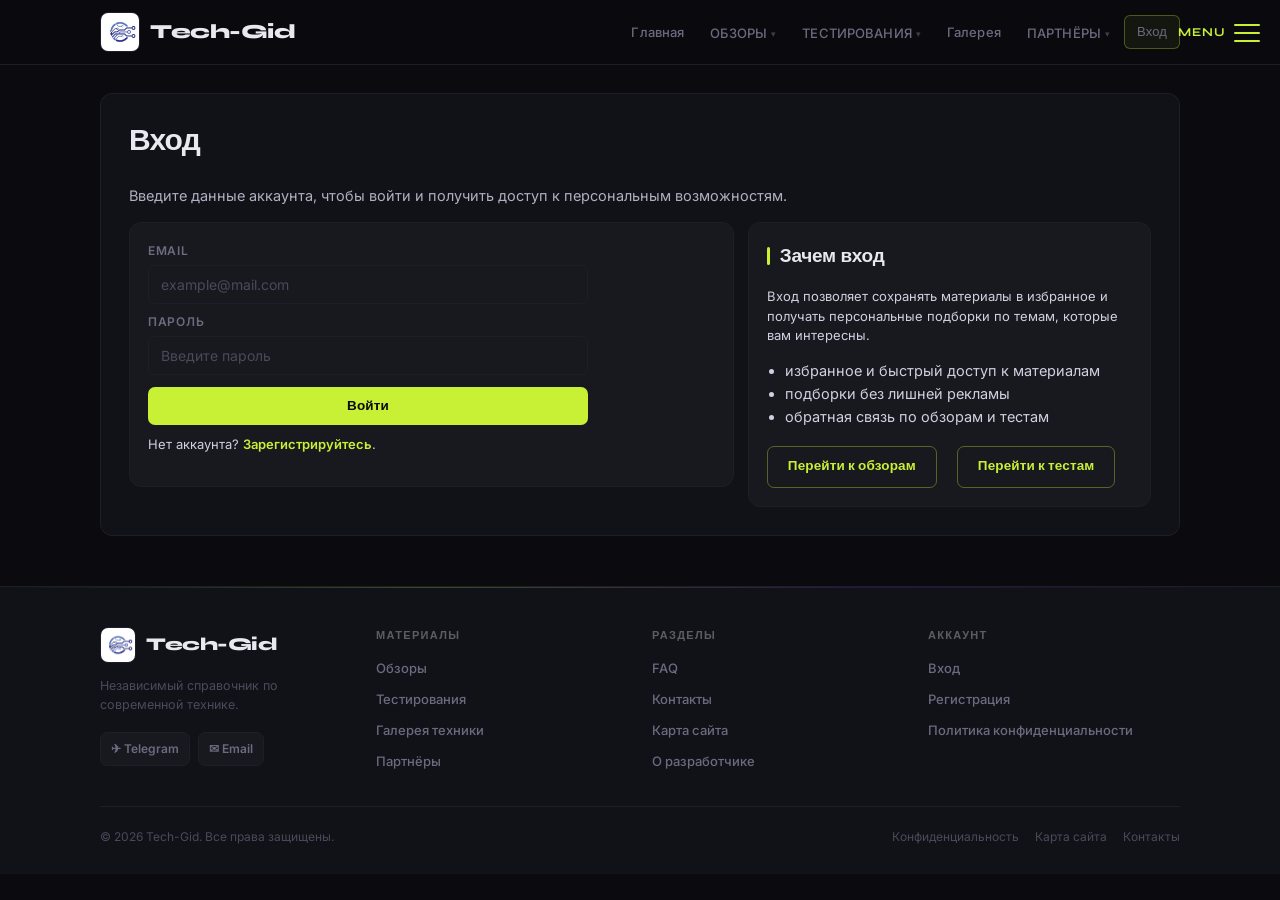
<file: login.html>
<!doctype html>
<html lang="ru">
  <head>
    <meta charset="UTF-8" />
    <meta name="viewport" content="width=device-width, initial-scale=1.0" />
    <title>Tech-Gid — Вход</title>
    <link rel="author" href="https://t.me/quazzzarr" />
    <link rel="stylesheet" href="style.css" />
  </head>
  <body>
    <div class="hamburger-menu">
      <input id="menu__toggle" type="checkbox" />
      <label class="menu__btn" for="menu__toggle">menu<span></span></label>
      <ul class="menu__box">
        <li><a class="menu__item menu__item--cta" href="login.html">Вход</a></li>
        <li><a class="menu__item" href="index.html">Главная</a></li>
        <li><a class="menu__item" href="gallery.html">Галерея техники</a></li>
        <li class="menu__has-sub">
          <input type="checkbox" id="sub-reviews" class="menu__sub-toggle" />
          <label for="sub-reviews" class="menu__item">Обзоры <span class="menu__arrow">›</span></label>
          <ul class="menu__sub">
            <li><a class="menu__subitem" href="reviews.html">Все обзоры</a></li>
            <li><a class="menu__subitem" href="reviews.html#smartphones">Смартфоны</a></li>
            <li><a class="menu__subitem" href="reviews.html#notebooks">Ноутбуки</a></li>
            <li><a class="menu__subitem" href="reviews.html#gadgets">Гаджеты</a></li>
          </ul>
        </li>
        <li class="menu__has-sub">
          <input type="checkbox" id="sub-tests" class="menu__sub-toggle" />
          <label for="sub-tests" class="menu__item">Тестирования <span class="menu__arrow">›</span></label>
          <ul class="menu__sub">
            <li><a class="menu__subitem" href="tests.html">Все тесты</a></li>
            <li><a class="menu__subitem" href="tests.html#performance">Производительность</a></li>
        <li><a class="menu__subitem" href="tests.html#battery">Автономность</a></li>
        <li><a class="menu__subitem" href="tests.html#cameras">Камеры</a></li>
          </ul>
        </li>
        <li class="menu__has-sub">
          <input type="checkbox" id="sub-partners" class="menu__sub-toggle" />
          <label for="sub-partners" class="menu__item">Партнёры <span class="menu__arrow">›</span></label>
          <ul class="menu__sub">
            <li><a class="menu__subitem" href="partners.html">Все партнёры</a></li>
            <li><a class="menu__subitem" href="partners.html#service">Сервисные центры</a></li>
            <li><a class="menu__subitem" href="partners.html#shops">Магазины техники</a></li>
          </ul>
        </li>
        <li><a class="menu__item" href="faq.html">FAQ</a></li>
        <li><a class="menu__item" href="contacts.html">Контакты</a></li>
      </ul>
    </div>
    <header>
      <div class="container header-wrap">
        <a class="logo" href="index.html" title="На главную">
          <img src="images/logo.jpg" alt="Логотип Tech-Gid" />
          <span>Tech-Gid</span>
        </a>
        <nav class="top-nav" aria-label="Основная навигация">
        <ul>
          <li class="top-nav__item">
            <a class="top-nav__link" href="index.html">Главная</a>
          </li>
          <li class="top-nav__item">
            <input type="checkbox" id="tn-reviews" class="top-nav__toggle" />
            <label class="top-nav__toggle-label" for="tn-reviews">Обзоры <span class="top-nav__arrow">▾</span></label>
            <ul class="top-nav__dropdown">
              <li><a class="top-nav__dropdown-link" href="reviews.html">Все обзоры</a></li>
              <li><a class="top-nav__dropdown-link" href="reviews.html#smartphones">Смартфоны</a></li>
              <li><a class="top-nav__dropdown-link" href="reviews.html#notebooks">Ноутбуки</a></li>
              <li><a class="top-nav__dropdown-link" href="reviews.html#gadgets">Гаджеты</a></li>
            </ul>
          </li>
          <li class="top-nav__item">
            <input type="checkbox" id="tn-tests" class="top-nav__toggle" />
            <label class="top-nav__toggle-label" for="tn-tests">Тестирования <span class="top-nav__arrow">▾</span></label>
            <ul class="top-nav__dropdown">
              <li><a class="top-nav__dropdown-link" href="tests.html">Все тесты</a></li>
              <li><a class="top-nav__dropdown-link" href="tests.html#performance">Производительность</a></li>
              <li><a class="top-nav__dropdown-link" href="tests.html#battery">Автономность</a></li>
              <li><a class="top-nav__dropdown-link" href="tests.html#cameras">Камеры</a></li>
            </ul>
          </li>
          <li class="top-nav__item">
            <a class="top-nav__link" href="gallery.html">Галерея</a>
          </li>
          <li class="top-nav__item">
            <input type="checkbox" id="tn-partners" class="top-nav__toggle" />
            <label class="top-nav__toggle-label" for="tn-partners">Партнёры <span class="top-nav__arrow">▾</span></label>
            <ul class="top-nav__dropdown">
              <li><a class="top-nav__dropdown-link" href="partners.html">Все партнёры</a></li>
              <li><a class="top-nav__dropdown-link" href="partners.html#service">Сервисные центры</a></li>
              <li><a class="top-nav__dropdown-link" href="partners.html#shops">Магазины техники</a></li>
            </ul>
          </li>
          <li class="top-nav__item">
            <a class="top-nav__link top-nav__link--cta" href="login.html">Вход</a>
          </li>
        </ul>
      </nav>
      </div>
    </header>
    <main class="container">
      <section class="section">
        <h1>Вход</h1>
        <p>Введите данные аккаунта, чтобы войти и получить доступ к персональным возможностям.</p>
        <div class="auth-grid">
          <div class="auth-card">
            <form action="404.html">
              <label for="email">Email</label>
              <input id="email" name="email" type="email" required placeholder="example@mail.com" />
              <label for="password">Пароль</label>
              <input id="password" name="password" type="password" required placeholder="Введите пароль" />
              <button type="submit">Войти</button>
            </form>
            <p class="muted auth-note">
              Нет аккаунта? <a href="register.html">Зарегистрируйтесь</a>.
            </p>
          </div>
          <aside class="auth-card">
            <h2>Зачем вход</h2>
            <p class="muted">
              Вход позволяет сохранять материалы в избранное и получать персональные подборки по темам, которые вам интересны.
            </p>
            <ul class="auth-list">
              <li>избранное и быстрый доступ к материалам</li>
              <li>подборки без лишней рекламы</li>
              <li>обратная связь по обзорам и тестам</li>
            </ul>
            <div class="auth-actions">
              <a class="btn btn-outline" href="reviews.html">Перейти к обзорам</a>
              <a class="btn btn-outline" href="tests.html">Перейти к тестам</a>
            </div>
          </aside>
        </div>
      </section>
    </main>
        <footer>
      <div class="container footer-wrap">
        <div class="footer-brand">
          <a class="footer-logo" href="index.html" title="На главную">
            <img src="images/logo.jpg" alt="Логотип Tech-Gid" />
            <span>Tech-Gid</span>
          </a>
          <div class="footer-copy">Независимый справочник по современной технике.</div>
          <div class="footer-social">
            <a class="footer-social-link" href="https://t.me/quazzzarr" target="_blank" rel="noopener">✈ Telegram</a>
            <a class="footer-social-link" href="mailto:temakvlvch@gmail.com">✉ Email</a>
          </div>
        </div>
        <div class="footer-nav-col">
          <div class="footer-col-title">Материалы</div>
          <a href="reviews.html">Обзоры</a>
          <a href="tests.html">Тестирования</a>
          <a href="gallery.html">Галерея техники</a>
          <a href="partners.html">Партнёры</a>
        </div>
        <div class="footer-nav-col">
          <div class="footer-col-title">Разделы</div>
          <a href="faq.html">FAQ</a>
          <a href="contacts.html">Контакты</a>
          <a href="sitemap.html">Карта сайта</a>
          <a href="about-author.html">О разработчике</a>
        </div>
        <div class="footer-nav-col">
          <div class="footer-col-title">Аккаунт</div>
          <a href="login.html">Вход</a>
          <a href="register.html">Регистрация</a>
          <a href="privacy.html">Политика конфиденциальности</a>
        </div>
        <div class="footer-bottom">
          <span class="footer-bottom-copy">&copy; 2026 Tech-Gid. Все права защищены.</span>
          <div class="footer-bottom-links">
            <a href="privacy.html">Конфиденциальность</a>
            <a href="sitemap.html">Карта сайта</a>
            <a href="contacts.html">Контакты</a>
          </div>
        </div>
      </div>
    </footer>
  </body>
</html>
</file>
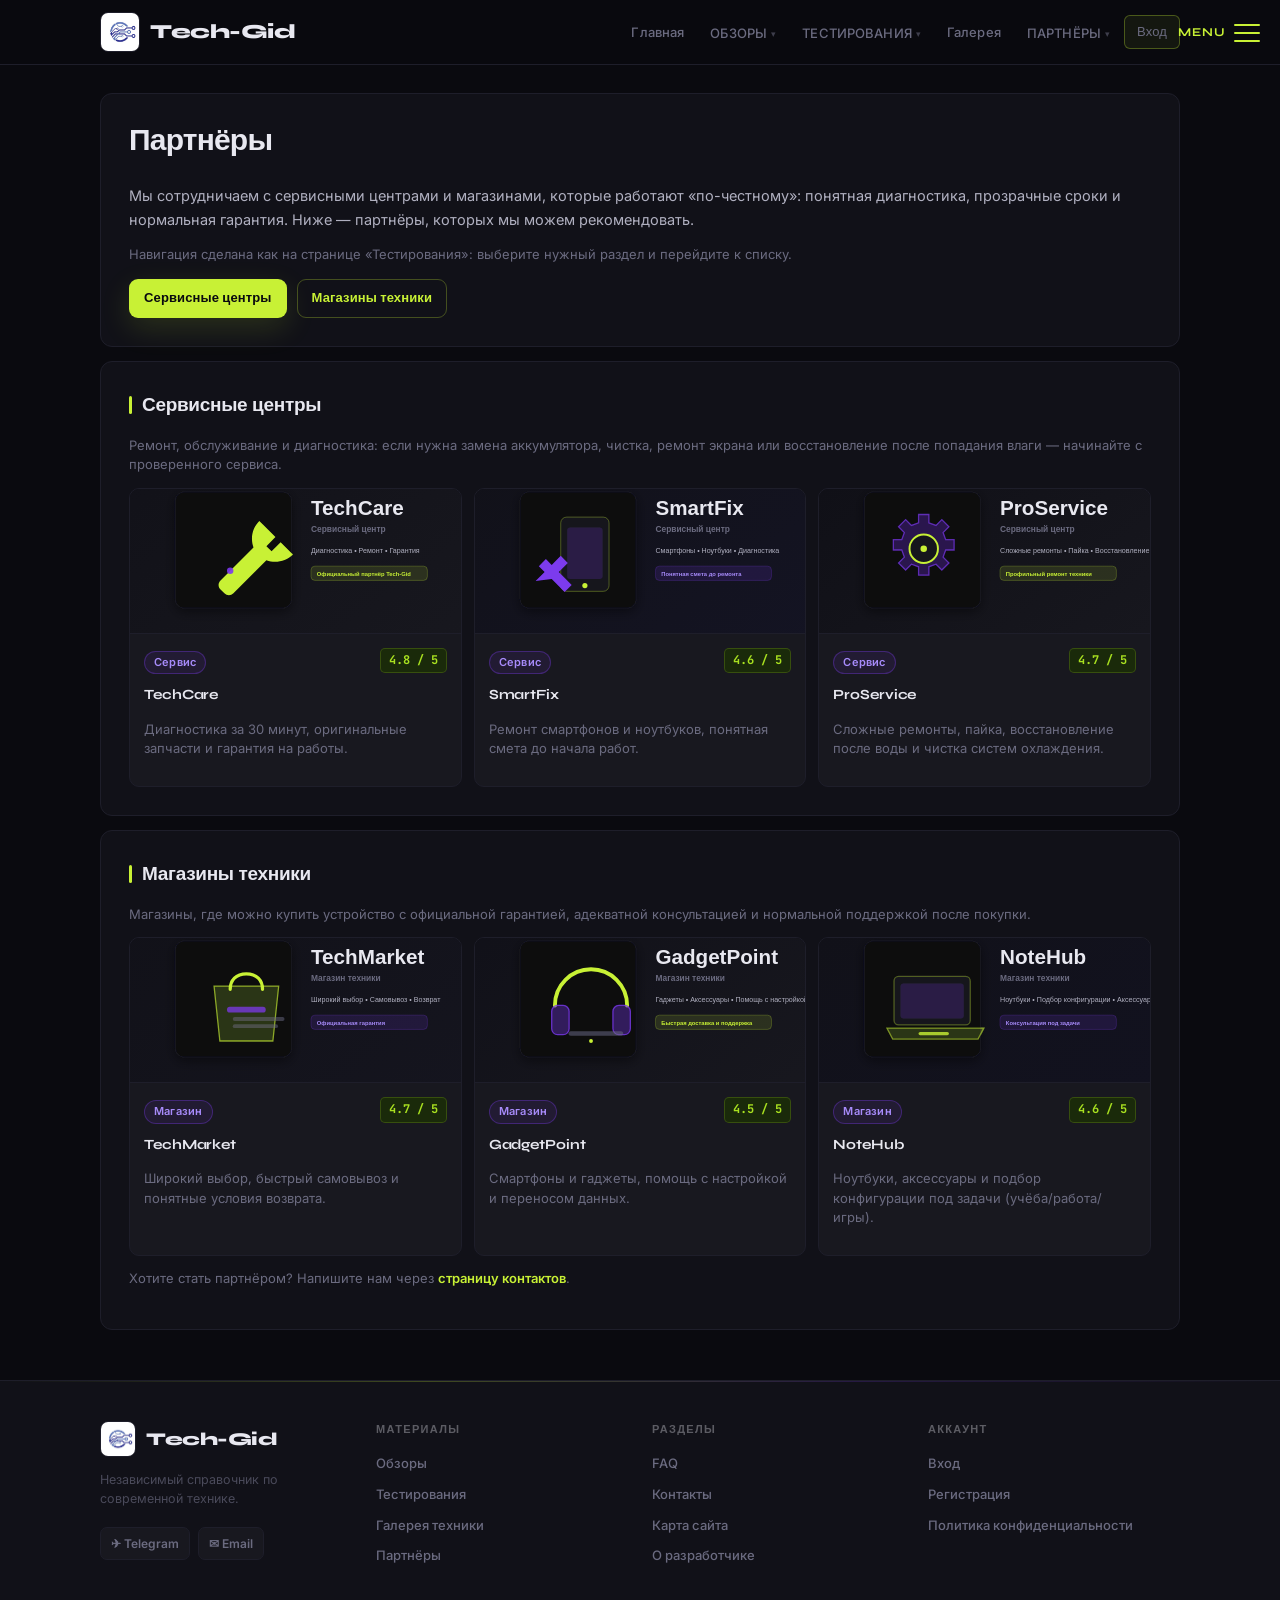
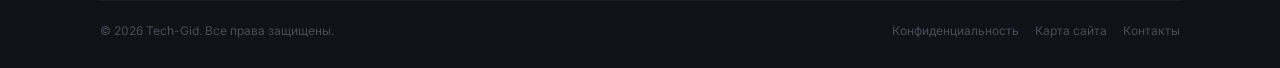
<file: partners.html>
<!doctype html>
<html lang="ru">
<head>
  <meta charset="UTF-8" />
  <meta name="viewport" content="width=device-width, initial-scale=1.0" />
  <title>Tech-Gid - Партнёры</title>
  <link rel="author" href="https://t.me/quazzzarr" />
  <link rel="stylesheet" href="style.css" />
</head>
<body>
<div class="hamburger-menu">
  <input id="menu__toggle" type="checkbox" />
  <label class="menu__btn" for="menu__toggle">menu<span></span></label>
  <ul class="menu__box">
    <li><a class="menu__item menu__item--cta" href="login.html">Вход</a></li>
    <li><a class="menu__item" href="index.html">Главная</a></li>
    <li><a class="menu__item" href="gallery.html">Галерея техники</a></li>
    <li class="menu__has-sub">
      <input type="checkbox" id="sub-reviews" class="menu__sub-toggle" />
      <label for="sub-reviews" class="menu__item">Обзоры <span class="menu__arrow">›</span></label>
      <ul class="menu__sub">
        <li><a class="menu__subitem" href="reviews.html">Все обзоры</a></li>
        <li><a class="menu__subitem" href="reviews.html#smartphones">Смартфоны</a></li>
        <li><a class="menu__subitem" href="reviews.html#notebooks">Ноутбуки</a></li>
        <li><a class="menu__subitem" href="reviews.html#gadgets">Гаджеты</a></li>
      </ul>
    </li>
    <li class="menu__has-sub">
      <input type="checkbox" id="sub-tests" class="menu__sub-toggle" />
      <label for="sub-tests" class="menu__item">Тестирования <span class="menu__arrow">›</span></label>
      <ul class="menu__sub">
        <li><a class="menu__subitem" href="tests.html">Все тесты</a></li>
        <li><a class="menu__subitem" href="tests.html#performance">Производительность</a></li>
        <li><a class="menu__subitem" href="tests.html#battery">Автономность</a></li>
        <li><a class="menu__subitem" href="tests.html#cameras">Камеры</a></li>
      </ul>
    </li>
    <li class="menu__has-sub">
      <input type="checkbox" id="sub-partners" class="menu__sub-toggle" />
      <label for="sub-partners" class="menu__item">Партнёры <span class="menu__arrow">›</span></label>
      <ul class="menu__sub">
        <li><a class="menu__subitem" href="partners.html">Все партнёры</a></li>
        <li><a class="menu__subitem" href="partners.html#service">Сервисные центры</a></li>
        <li><a class="menu__subitem" href="partners.html#shops">Магазины техники</a></li>
      </ul>
    </li>
    <li><a class="menu__item" href="faq.html">FAQ</a></li>
    <li><a class="menu__item" href="contacts.html">Контакты</a></li>
  </ul>
</div>
<header>
  <div class="container header-wrap">
    <a class="logo" href="index.html" title="На главную">
      <img src="images/logo.jpg" alt="Логотип Tech-Gid" />
      <span>Tech-Gid</span>
    </a>
    <nav class="top-nav" aria-label="Основная навигация">
        <ul>
          <li class="top-nav__item">
            <a class="top-nav__link" href="index.html">Главная</a>
          </li>
          <li class="top-nav__item">
            <input type="checkbox" id="tn-reviews" class="top-nav__toggle" />
            <label class="top-nav__toggle-label" for="tn-reviews">Обзоры <span class="top-nav__arrow">▾</span></label>
            <ul class="top-nav__dropdown">
              <li><a class="top-nav__dropdown-link" href="reviews.html">Все обзоры</a></li>
              <li><a class="top-nav__dropdown-link" href="reviews.html#smartphones">Смартфоны</a></li>
              <li><a class="top-nav__dropdown-link" href="reviews.html#notebooks">Ноутбуки</a></li>
              <li><a class="top-nav__dropdown-link" href="reviews.html#gadgets">Гаджеты</a></li>
            </ul>
          </li>
          <li class="top-nav__item">
            <input type="checkbox" id="tn-tests" class="top-nav__toggle" />
            <label class="top-nav__toggle-label" for="tn-tests">Тестирования <span class="top-nav__arrow">▾</span></label>
            <ul class="top-nav__dropdown">
              <li><a class="top-nav__dropdown-link" href="tests.html">Все тесты</a></li>
              <li><a class="top-nav__dropdown-link" href="tests.html#performance">Производительность</a></li>
              <li><a class="top-nav__dropdown-link" href="tests.html#battery">Автономность</a></li>
              <li><a class="top-nav__dropdown-link" href="tests.html#cameras">Камеры</a></li>
            </ul>
          </li>
          <li class="top-nav__item">
            <a class="top-nav__link" href="gallery.html">Галерея</a>
          </li>
          <li class="top-nav__item">
            <input type="checkbox" id="tn-partners" class="top-nav__toggle" />
            <label class="top-nav__toggle-label" for="tn-partners">Партнёры <span class="top-nav__arrow">▾</span></label>
            <ul class="top-nav__dropdown">
              <li><a class="top-nav__dropdown-link" href="partners.html">Все партнёры</a></li>
              <li><a class="top-nav__dropdown-link" href="partners.html#service">Сервисные центры</a></li>
              <li><a class="top-nav__dropdown-link" href="partners.html#shops">Магазины техники</a></li>
            </ul>
          </li>
          <li class="top-nav__item">
            <a class="top-nav__link top-nav__link--cta" href="login.html">Вход</a>
          </li>
        </ul>
      </nav>
  </div>
</header>
<main class="container">
  <section class="section">
    <h1>Партнёры</h1>
    <p>
      Мы сотрудничаем с сервисными центрами и магазинами, которые работают «по-честному»: понятная диагностика, прозрачные сроки и нормальная
      гарантия. Ниже — партнёры, которых мы можем рекомендовать.
    </p>
    <p class="muted">
      Навигация сделана как на странице «Тестирования»: выберите нужный раздел и перейдите к списку.
    </p>
    <nav class="tabs" aria-label="Разделы партнёров">
      <a class="tab-link active" href="#service">Сервисные центры</a>
      <a class="tab-link" href="#shops">Магазины техники</a>
    </nav>
  </section>

  <section class="section" id="service">
    <h2>Сервисные центры</h2>
    <p class="muted">
      Ремонт, обслуживание и диагностика: если нужна замена аккумулятора, чистка, ремонт экрана или восстановление после попадания влаги —
      начинайте с проверенного сервиса.
    </p>
    <div class="cards">
      <article class="card">
        <img class="card-thumb" src="images/partner-techcare.svg" alt="Сервисный центр TechCare" />
        <div class="card-body">
          <span class="tag">Сервис</span>
          <span class="score">4.8 / 5</span>
          <h3>TechCare</h3>
          <p class="muted">Диагностика за 30 минут, оригинальные запчасти и гарантия на работы.</p>
        </div>
      </article>
      <article class="card">
        <img class="card-thumb" src="images/partner-smartfix.svg" alt="Сервисный центр SmartFix" />
        <div class="card-body">
          <span class="tag">Сервис</span>
          <span class="score">4.6 / 5</span>
          <h3>SmartFix</h3>
          <p class="muted">Ремонт смартфонов и ноутбуков, понятная смета до начала работ.</p>
        </div>
      </article>
      <article class="card">
        <img class="card-thumb" src="images/partner-proservice.svg" alt="Сервисный центр ProService" />
        <div class="card-body">
          <span class="tag">Сервис</span>
          <span class="score">4.7 / 5</span>
          <h3>ProService</h3>
          <p class="muted">Сложные ремонты, пайка, восстановление после воды и чистка систем охлаждения.</p>
        </div>
      </article>
    </div>
  </section>

  <section class="section" id="shops">
    <h2>Магазины техники</h2>
    <p class="muted">
      Магазины, где можно купить устройство с официальной гарантией, адекватной консультацией и нормальной поддержкой после покупки.
    </p>
    <div class="cards">
      <article class="card">
        <img class="card-thumb" src="images/partner-techmarket.svg" alt="Магазин TechMarket" />
        <div class="card-body">
          <span class="tag">Магазин</span>
          <span class="score">4.7 / 5</span>
          <h3>TechMarket</h3>
          <p class="muted">Широкий выбор, быстрый самовывоз и понятные условия возврата.</p>
        </div>
      </article>
      <article class="card">
        <img class="card-thumb" src="images/partner-gadgetpoint.svg" alt="Магазин GadgetPoint" />
        <div class="card-body">
          <span class="tag">Магазин</span>
          <span class="score">4.5 / 5</span>
          <h3>GadgetPoint</h3>
          <p class="muted">Смартфоны и гаджеты, помощь с настройкой и переносом данных.</p>
        </div>
      </article>
      <article class="card">
        <img class="card-thumb" src="images/partner-notehub.svg" alt="Магазин NoteHub" />
        <div class="card-body">
          <span class="tag">Магазин</span>
          <span class="score">4.6 / 5</span>
          <h3>NoteHub</h3>
          <p class="muted">Ноутбуки, аксессуары и подбор конфигурации под задачи (учёба/работа/игры).</p>
        </div>
      </article>
    </div>
    <p class="muted">
      Хотите стать партнёром? Напишите нам через <a href="contacts.html">страницу контактов</a>.
    </p>
  </section>
</main>
    <footer>
      <div class="container footer-wrap">
        <div class="footer-brand">
          <a class="footer-logo" href="index.html" title="На главную">
            <img src="images/logo.jpg" alt="Логотип Tech-Gid" />
            <span>Tech-Gid</span>
          </a>
          <div class="footer-copy">Независимый справочник по современной технике.</div>
          <div class="footer-social">
            <a class="footer-social-link" href="https://t.me/quazzzarr" target="_blank" rel="noopener">✈ Telegram</a>
            <a class="footer-social-link" href="mailto:temakvlvch@gmail.com">✉ Email</a>
          </div>
        </div>
        <div class="footer-nav-col">
          <div class="footer-col-title">Материалы</div>
          <a href="reviews.html">Обзоры</a>
          <a href="tests.html">Тестирования</a>
          <a href="gallery.html">Галерея техники</a>
          <a href="partners.html">Партнёры</a>
        </div>
        <div class="footer-nav-col">
          <div class="footer-col-title">Разделы</div>
          <a href="faq.html">FAQ</a>
          <a href="contacts.html">Контакты</a>
          <a href="sitemap.html">Карта сайта</a>
          <a href="about-author.html">О разработчике</a>
        </div>
        <div class="footer-nav-col">
          <div class="footer-col-title">Аккаунт</div>
          <a href="login.html">Вход</a>
          <a href="register.html">Регистрация</a>
          <a href="privacy.html">Политика конфиденциальности</a>
        </div>
        <div class="footer-bottom">
          <span class="footer-bottom-copy">&copy; 2026 Tech-Gid. Все права защищены.</span>
          <div class="footer-bottom-links">
            <a href="privacy.html">Конфиденциальность</a>
            <a href="sitemap.html">Карта сайта</a>
            <a href="contacts.html">Контакты</a>
          </div>
        </div>
      </div>
    </footer>
</body>
</html>
</file>
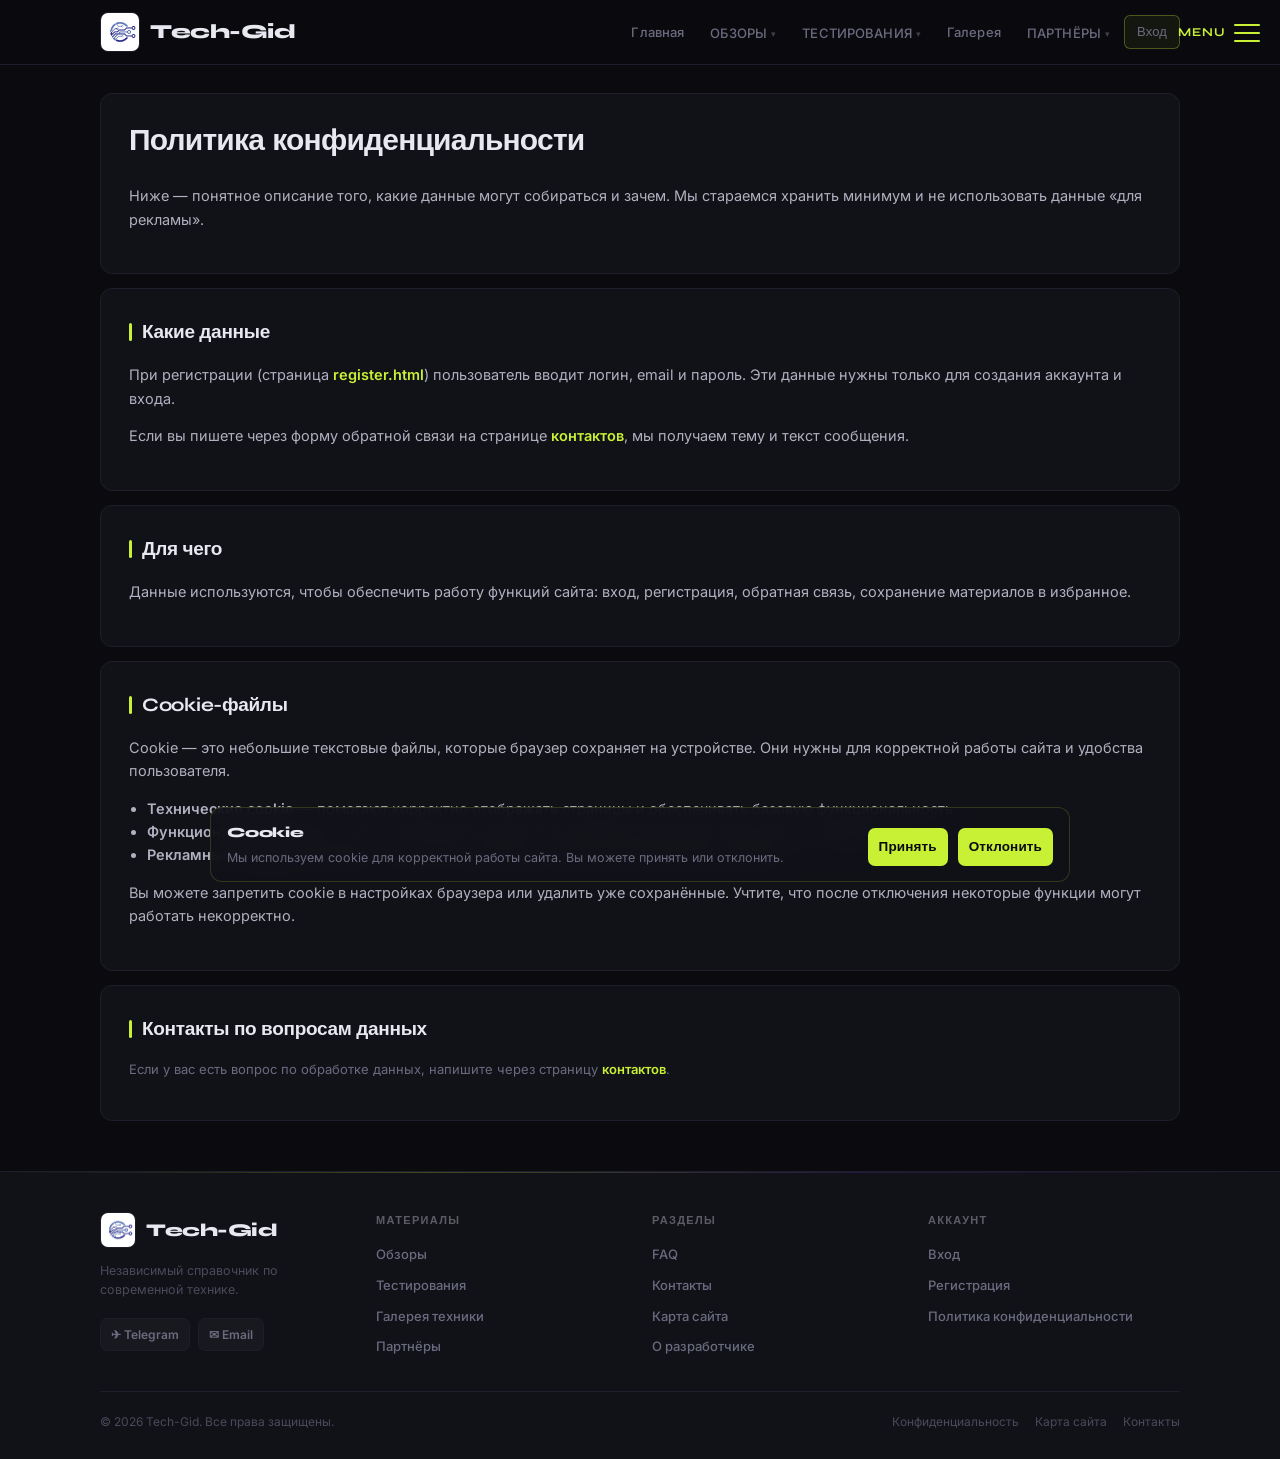
<file: privacy.html>
<!doctype html>
<html lang="ru">
  <head>
    <meta charset="UTF-8" />
    <meta name="viewport" content="width=device-width, initial-scale=1.0" />
    <title>Tech-Gid - Политика конфиденциальности</title>
    <link rel="author" href="https://t.me/quazzzarr" />
    <link rel="stylesheet" href="style.css" />
  </head>
  <body>
<div class="hamburger-menu">
  <input id="menu__toggle" type="checkbox" />
  <label class="menu__btn" for="menu__toggle">menu<span></span></label>
  <ul class="menu__box">
    <li><a class="menu__item menu__item--cta" href="login.html">Вход</a></li>
    <li><a class="menu__item" href="index.html">Главная</a></li>
    <li><a class="menu__item" href="gallery.html">Галерея техники</a></li>
    <li class="menu__has-sub">
      <input type="checkbox" id="sub-reviews" class="menu__sub-toggle" />
      <label for="sub-reviews" class="menu__item">Обзоры <span class="menu__arrow">›</span></label>
      <ul class="menu__sub">
        <li><a class="menu__subitem" href="reviews.html">Все обзоры</a></li>
        <li><a class="menu__subitem" href="#">Смартфоны</a></li>
        <li><a class="menu__subitem" href="#">Ноутбуки</a></li>
        <li><a class="menu__subitem" href="#">Гаджеты</a></li>
      </ul>
    </li>
    <li class="menu__has-sub">
      <input type="checkbox" id="sub-tests" class="menu__sub-toggle" />
      <label for="sub-tests" class="menu__item">Тестирования <span class="menu__arrow">›</span></label>
      <ul class="menu__sub">
        <li><a class="menu__subitem" href="tests.html">Все тесты</a></li>
        <li><a class="menu__subitem" href="#">Производительность</a></li>
        <li><a class="menu__subitem" href="#">Автономность</a></li>
        <li><a class="menu__subitem" href="#">Камеры</a></li>
      </ul>
    </li>
    <li class="menu__has-sub">
      <input type="checkbox" id="sub-partners" class="menu__sub-toggle" />
      <label for="sub-partners" class="menu__item">Партнёры <span class="menu__arrow">›</span></label>
      <ul class="menu__sub">
        <li><a class="menu__subitem" href="partners.html">Все партнёры</a></li>
        <li><a class="menu__subitem" href="partners.html#service">Сервисные центры</a></li>
        <li><a class="menu__subitem" href="partners.html#shops">Магазины техники</a></li>
      </ul>
    </li>
    <li><a class="menu__item" href="faq.html">FAQ</a></li>
    <li><a class="menu__item" href="contacts.html">Контакты</a></li>
</ul>
</div>
    <header>
      <div class="container header-wrap">
        <a class="logo" href="index.html" title="На главную"
          ><img src="images/logo.jpg" alt="Логотип Tech-Gid" /><span
            >Tech-Gid</span
          ></a
        >
        <nav class="top-nav" aria-label="Основная навигация">
        <ul>
          <li class="top-nav__item">
            <a class="top-nav__link" href="index.html">Главная</a>
          </li>
          <li class="top-nav__item">
            <input type="checkbox" id="tn-reviews" class="top-nav__toggle" />
            <label class="top-nav__toggle-label" for="tn-reviews">Обзоры <span class="top-nav__arrow">▾</span></label>
            <ul class="top-nav__dropdown">
              <li><a class="top-nav__dropdown-link" href="reviews.html">Все обзоры</a></li>
              <li><a class="top-nav__dropdown-link" href="reviews.html#smartphones">Смартфоны</a></li>
              <li><a class="top-nav__dropdown-link" href="reviews.html#notebooks">Ноутбуки</a></li>
              <li><a class="top-nav__dropdown-link" href="reviews.html#gadgets">Гаджеты</a></li>
            </ul>
          </li>
          <li class="top-nav__item">
            <input type="checkbox" id="tn-tests" class="top-nav__toggle" />
            <label class="top-nav__toggle-label" for="tn-tests">Тестирования <span class="top-nav__arrow">▾</span></label>
            <ul class="top-nav__dropdown">
              <li><a class="top-nav__dropdown-link" href="tests.html">Все тесты</a></li>
              <li><a class="top-nav__dropdown-link" href="tests.html#performance">Производительность</a></li>
              <li><a class="top-nav__dropdown-link" href="tests.html#battery">Автономность</a></li>
              <li><a class="top-nav__dropdown-link" href="tests.html#cameras">Камеры</a></li>
            </ul>
          </li>
          <li class="top-nav__item">
            <a class="top-nav__link" href="gallery.html">Галерея</a>
          </li>
          <li class="top-nav__item">
            <input type="checkbox" id="tn-partners" class="top-nav__toggle" />
            <label class="top-nav__toggle-label" for="tn-partners">Партнёры <span class="top-nav__arrow">▾</span></label>
            <ul class="top-nav__dropdown">
              <li><a class="top-nav__dropdown-link" href="partners.html">Все партнёры</a></li>
              <li><a class="top-nav__dropdown-link" href="partners.html#service">Сервисные центры</a></li>
              <li><a class="top-nav__dropdown-link" href="partners.html#shops">Магазины техники</a></li>
            </ul>
          </li>
          <li class="top-nav__item">
            <a class="top-nav__link top-nav__link--cta" href="login.html">Вход</a>
          </li>
        </ul>
      </nav>
      </div>
    </header>
    <main class="container">
      <section class="section">
        <h1>Политика конфиденциальности</h1>
        <p>
          Ниже — понятное описание того, какие данные могут собираться и зачем. Мы стараемся хранить минимум и не использовать данные
          «для рекламы».
        </p>
      </section>
      <section class="section">
        <h2>Какие данные</h2>
        <p>
          При регистрации (страница <a href="register.html">register.html</a>) пользователь вводит логин, email и пароль. Эти данные
          нужны только для создания аккаунта и входа.
        </p>
        <p>
          Если вы пишете через форму обратной связи на странице <a href="contacts.html">контактов</a>, мы получаем тему и текст
          сообщения.
        </p>
      </section>
      <section class="section">
        <h2>Для чего</h2>
        <p>
          Данные используются, чтобы обеспечить работу функций сайта: вход, регистрация, обратная связь, сохранение материалов в
          избранное.
        </p>
      </section>
      <section class="section section--cookies">
        <h2>Cookie-файлы</h2>
        <p>
          Cookie — это небольшие текстовые файлы, которые браузер сохраняет на устройстве. Они нужны для корректной работы сайта и
          удобства пользователя.
        </p>
        <ul class="auth-list">
          <li><strong>Технические cookie</strong> — помогают корректно отображать страницы и обеспечивать базовую функциональность.</li>
          <li><strong>Функциональные cookie</strong> — могут запоминать выбор пользователя (например, настройки интерфейса).</li>
          <li><strong>Рекламные/сторонние cookie</strong> — мы не используем для персонализированной рекламы.</li>
        </ul>
        <p>
          Вы можете запретить cookie в настройках браузера или удалить уже сохранённые. Учтите, что после отключения некоторые функции
          могут работать некорректно.
        </p>
      </section>
      <section class="section">
        <h2>Контакты по вопросам данных</h2>
        <p class="muted">
          Если у вас есть вопрос по обработке данных, напишите через страницу <a href="contacts.html">контактов</a>.
        </p>
      </section>
    </main>
        <footer>
      <div class="container footer-wrap">
        <div class="footer-brand">
          <a class="footer-logo" href="index.html" title="На главную">
            <img src="images/logo.jpg" alt="Логотип Tech-Gid" />
            <span>Tech-Gid</span>
          </a>
          <div class="footer-copy">Независимый справочник по современной технике.</div>
          <div class="footer-social">
            <a class="footer-social-link" href="https://t.me/quazzzarr" target="_blank" rel="noopener">✈ Telegram</a>
            <a class="footer-social-link" href="mailto:temakvlvch@gmail.com">✉ Email</a>
          </div>
        </div>
        <div class="footer-nav-col">
          <div class="footer-col-title">Материалы</div>
          <a href="reviews.html">Обзоры</a>
          <a href="tests.html">Тестирования</a>
          <a href="gallery.html">Галерея техники</a>
          <a href="partners.html">Партнёры</a>
        </div>
        <div class="footer-nav-col">
          <div class="footer-col-title">Разделы</div>
          <a href="faq.html">FAQ</a>
          <a href="contacts.html">Контакты</a>
          <a href="sitemap.html">Карта сайта</a>
          <a href="about-author.html">О разработчике</a>
        </div>
        <div class="footer-nav-col">
          <div class="footer-col-title">Аккаунт</div>
          <a href="login.html">Вход</a>
          <a href="register.html">Регистрация</a>
          <a href="privacy.html">Политика конфиденциальности</a>
        </div>
        <div class="footer-bottom">
          <span class="footer-bottom-copy">&copy; 2026 Tech-Gid. Все права защищены.</span>
          <div class="footer-bottom-links">
            <a href="privacy.html">Конфиденциальность</a>
            <a href="sitemap.html">Карта сайта</a>
            <a href="contacts.html">Контакты</a>
          </div>
        </div>
      </div>
    </footer>

    <dialog class="cookie-banner" open aria-label="Уведомление об использовании cookie">
      <form method="dialog" class="cookie-banner__inner">
        <div class="cookie-banner__text">
          <div class="cookie-banner__title">Cookie</div>
          <p class="cookie-banner__desc">
            Мы используем cookie для корректной работы сайта. Вы можете принять или отклонить.
          </p>
        </div>
        <div class="cookie-banner__actions">
          <button class="terminal-btn" value="accept" type="submit">Принять</button>
          <button class="terminal-btn" value="decline" type="submit">Отклонить</button>
        </div>
      </form>
    </dialog>
  </body>
</html>
</file>
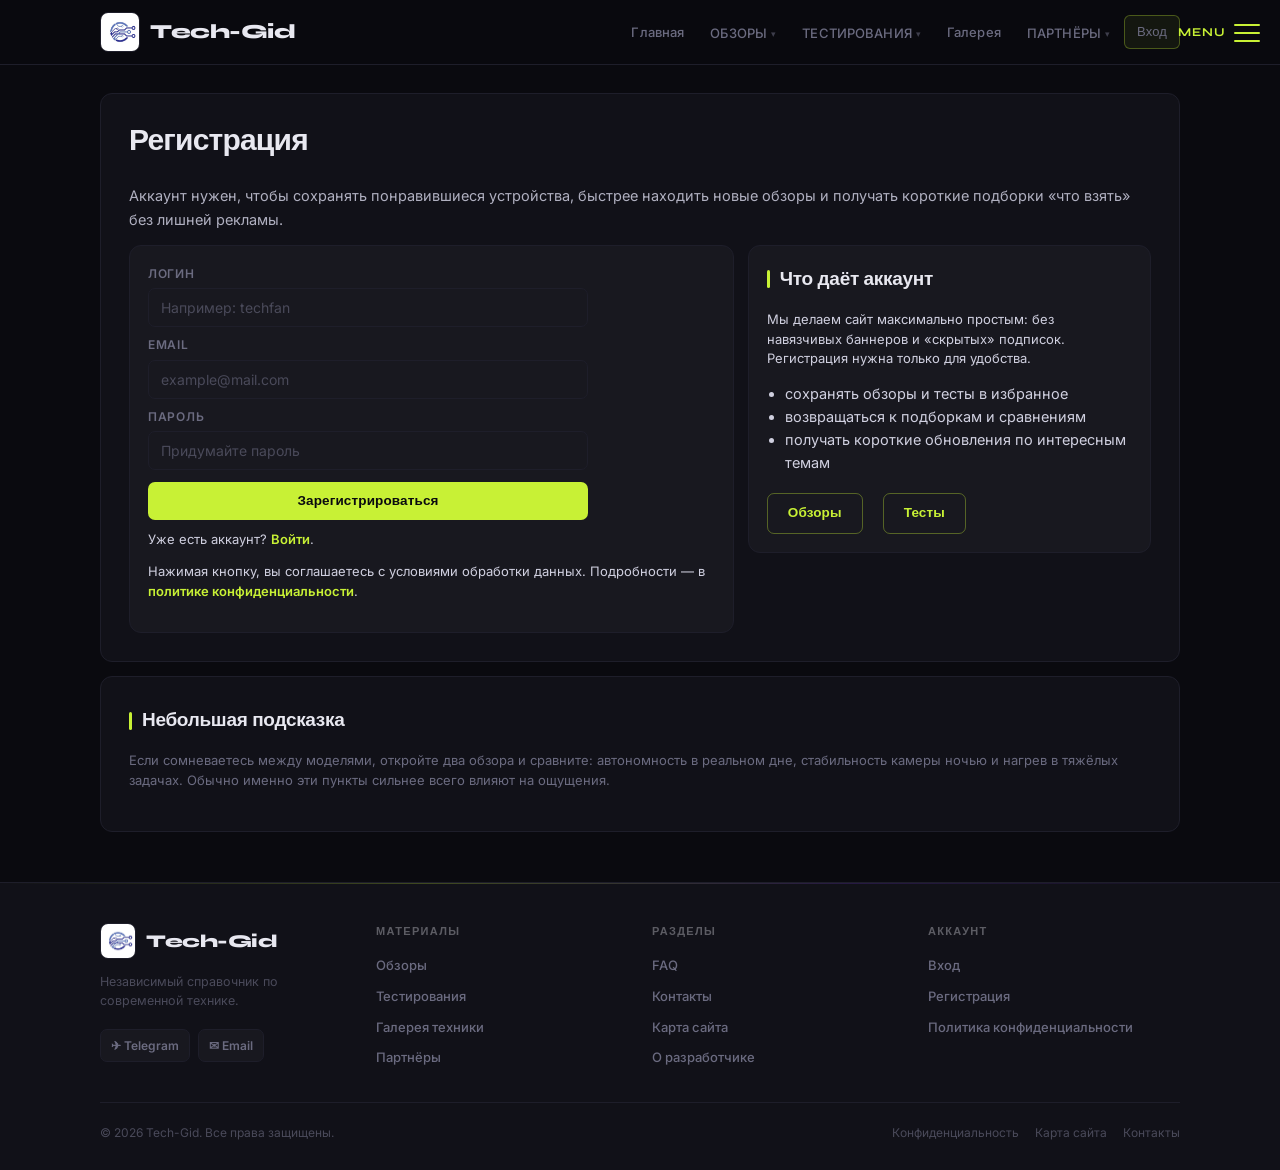
<file: register.html>
<!doctype html>
<html lang="ru">
  <head>
    <meta charset="UTF-8" />
    <meta name="viewport" content="width=device-width, initial-scale=1.0" />
    <title>Tech-Gid — Регистрация</title>
    <link rel="author" href="https://t.me/quazzzarr" />
    <link rel="stylesheet" href="style.css" />
  </head>
  <body>
    <div class="hamburger-menu">
      <input id="menu__toggle" type="checkbox" />
      <label class="menu__btn" for="menu__toggle">menu<span></span></label>
      <ul class="menu__box">
        <li><a class="menu__item menu__item--cta" href="login.html">Вход</a></li>
        <li><a class="menu__item" href="index.html">Главная</a></li>
    <li><a class="menu__item" href="gallery.html">Галерея техники</a></li>
        <li class="menu__has-sub">
          <input type="checkbox" id="sub-reviews" class="menu__sub-toggle" />
          <label for="sub-reviews" class="menu__item">Обзоры <span class="menu__arrow">›</span></label>
          <ul class="menu__sub">
            <li><a class="menu__subitem" href="reviews.html">Все обзоры</a></li>
            <li><a class="menu__subitem" href="reviews.html#smartphones">Смартфоны</a></li>
            <li><a class="menu__subitem" href="reviews.html#notebooks">Ноутбуки</a></li>
            <li><a class="menu__subitem" href="reviews.html#gadgets">Гаджеты</a></li>
          </ul>
        </li>
        <li class="menu__has-sub">
          <input type="checkbox" id="sub-tests" class="menu__sub-toggle" />
          <label for="sub-tests" class="menu__item">Тестирования <span class="menu__arrow">›</span></label>
          <ul class="menu__sub">
            <li><a class="menu__subitem" href="tests.html#performance">Производительность</a></li>
        <li><a class="menu__subitem" href="tests.html#battery">Автономность</a></li>
        <li><a class="menu__subitem" href="tests.html#cameras">Камеры</a></li>
          </ul>
        </li>
        <li class="menu__has-sub">
          <input type="checkbox" id="sub-partners" class="menu__sub-toggle" />
          <label for="sub-partners" class="menu__item">Партнёры <span class="menu__arrow">›</span></label>
          <ul class="menu__sub">
            <li><a class="menu__subitem" href="partners.html">Все партнёры</a></li>
            <li><a class="menu__subitem" href="partners.html#service">Сервисные центры</a></li>
            <li><a class="menu__subitem" href="partners.html#shops">Магазины техники</a></li>
          </ul>
        </li>
        <li><a class="menu__item" href="faq.html">FAQ</a></li>
        <li><a class="menu__item" href="contacts.html">Контакты</a></li>
      </ul>
    </div>
    <header>
      <div class="container header-wrap">
        <a class="logo" href="index.html" title="На главную">
          <img src="images/logo.jpg" alt="Логотип Tech-Gid" />
          <span>Tech-Gid</span>
        </a>
        <nav class="top-nav" aria-label="Основная навигация">
        <ul>
          <li class="top-nav__item">
            <a class="top-nav__link" href="index.html">Главная</a>
          </li>
          <li class="top-nav__item">
            <input type="checkbox" id="tn-reviews" class="top-nav__toggle" />
            <label class="top-nav__toggle-label" for="tn-reviews">Обзоры <span class="top-nav__arrow">▾</span></label>
            <ul class="top-nav__dropdown">
              <li><a class="top-nav__dropdown-link" href="reviews.html">Все обзоры</a></li>
              <li><a class="top-nav__dropdown-link" href="reviews.html#smartphones">Смартфоны</a></li>
              <li><a class="top-nav__dropdown-link" href="reviews.html#notebooks">Ноутбуки</a></li>
              <li><a class="top-nav__dropdown-link" href="reviews.html#gadgets">Гаджеты</a></li>
            </ul>
          </li>
          <li class="top-nav__item">
            <input type="checkbox" id="tn-tests" class="top-nav__toggle" />
            <label class="top-nav__toggle-label" for="tn-tests">Тестирования <span class="top-nav__arrow">▾</span></label>
            <ul class="top-nav__dropdown">
              <li><a class="top-nav__dropdown-link" href="tests.html">Все тесты</a></li>
              <li><a class="top-nav__dropdown-link" href="tests.html#performance">Производительность</a></li>
              <li><a class="top-nav__dropdown-link" href="tests.html#battery">Автономность</a></li>
              <li><a class="top-nav__dropdown-link" href="tests.html#cameras">Камеры</a></li>
            </ul>
          </li>
          <li class="top-nav__item">
            <a class="top-nav__link" href="gallery.html">Галерея</a>
          </li>
          <li class="top-nav__item">
            <input type="checkbox" id="tn-partners" class="top-nav__toggle" />
            <label class="top-nav__toggle-label" for="tn-partners">Партнёры <span class="top-nav__arrow">▾</span></label>
            <ul class="top-nav__dropdown">
              <li><a class="top-nav__dropdown-link" href="partners.html">Все партнёры</a></li>
              <li><a class="top-nav__dropdown-link" href="partners.html#service">Сервисные центры</a></li>
              <li><a class="top-nav__dropdown-link" href="partners.html#shops">Магазины техники</a></li>
            </ul>
          </li>
          <li class="top-nav__item">
            <a class="top-nav__link top-nav__link--cta" href="login.html">Вход</a>
          </li>
        </ul>
      </nav>
      </div>
    </header>
    <main class="container">
      <section class="section">
        <h1>Регистрация</h1>
        <p>
          Аккаунт нужен, чтобы сохранять понравившиеся устройства, быстрее находить новые обзоры и получать короткие подборки «что
          взять» без лишней рекламы.
        </p>
        <div class="auth-grid">
          <div class="auth-card">
            <form action="404.html">
              <label for="login">Логин</label>
              <input id="login" name="login" type="text" required placeholder="Например: techfan" />
              <label for="email">Email</label>
              <input id="email" name="email" type="email" required placeholder="example@mail.com" />
              <label for="password">Пароль</label>
              <input id="password" name="password" type="password" required placeholder="Придумайте пароль" />
              <button type="submit" title="Отправить форму">Зарегистрироваться</button>
            </form>
            <p class="muted auth-note">
              Уже есть аккаунт? <a href="login.html">Войти</a>.
            </p>
            <p class="muted auth-note">
              Нажимая кнопку, вы соглашаетесь с условиями обработки данных. Подробности — в
              <a href="privacy.html">политике конфиденциальности</a>.
            </p>
          </div>
          <aside class="auth-card">
            <h2>Что даёт аккаунт</h2>
            <p class="muted">
              Мы делаем сайт максимально простым: без навязчивых баннеров и «скрытых» подписок. Регистрация нужна только для
              удобства.
            </p>
            <ul class="auth-list">
              <li>сохранять обзоры и тесты в избранное</li>
              <li>возвращаться к подборкам и сравнениям</li>
              <li>получать короткие обновления по интересным темам</li>
            </ul>
            <div class="auth-actions">
              <a class="btn btn-outline" href="reviews.html">Обзоры</a>
              <a class="btn btn-outline" href="tests.html">Тесты</a>
            </div>
          </aside>
        </div>
      </section>
      <section class="section">
        <h2>Небольшая подсказка</h2>
        <p class="muted">
          Если сомневаетесь между моделями, откройте два обзора и сравните: автономность в реальном дне, стабильность камеры ночью и
          нагрев в тяжёлых задачах. Обычно именно эти пункты сильнее всего влияют на ощущения.
        </p>
      </section>
    </main>
        <footer>
      <div class="container footer-wrap">
        <div class="footer-brand">
          <a class="footer-logo" href="index.html" title="На главную">
            <img src="images/logo.jpg" alt="Логотип Tech-Gid" />
            <span>Tech-Gid</span>
          </a>
          <div class="footer-copy">Независимый справочник по современной технике.</div>
          <div class="footer-social">
            <a class="footer-social-link" href="https://t.me/quazzzarr" target="_blank" rel="noopener">✈ Telegram</a>
            <a class="footer-social-link" href="mailto:temakvlvch@gmail.com">✉ Email</a>
          </div>
        </div>
        <div class="footer-nav-col">
          <div class="footer-col-title">Материалы</div>
          <a href="reviews.html">Обзоры</a>
          <a href="tests.html">Тестирования</a>
          <a href="gallery.html">Галерея техники</a>
          <a href="partners.html">Партнёры</a>
        </div>
        <div class="footer-nav-col">
          <div class="footer-col-title">Разделы</div>
          <a href="faq.html">FAQ</a>
          <a href="contacts.html">Контакты</a>
          <a href="sitemap.html">Карта сайта</a>
          <a href="about-author.html">О разработчике</a>
        </div>
        <div class="footer-nav-col">
          <div class="footer-col-title">Аккаунт</div>
          <a href="login.html">Вход</a>
          <a href="register.html">Регистрация</a>
          <a href="privacy.html">Политика конфиденциальности</a>
        </div>
        <div class="footer-bottom">
          <span class="footer-bottom-copy">&copy; 2026 Tech-Gid. Все права защищены.</span>
          <div class="footer-bottom-links">
            <a href="privacy.html">Конфиденциальность</a>
            <a href="sitemap.html">Карта сайта</a>
            <a href="contacts.html">Контакты</a>
          </div>
        </div>
      </div>
    </footer>
  </body>
</html>
</file>
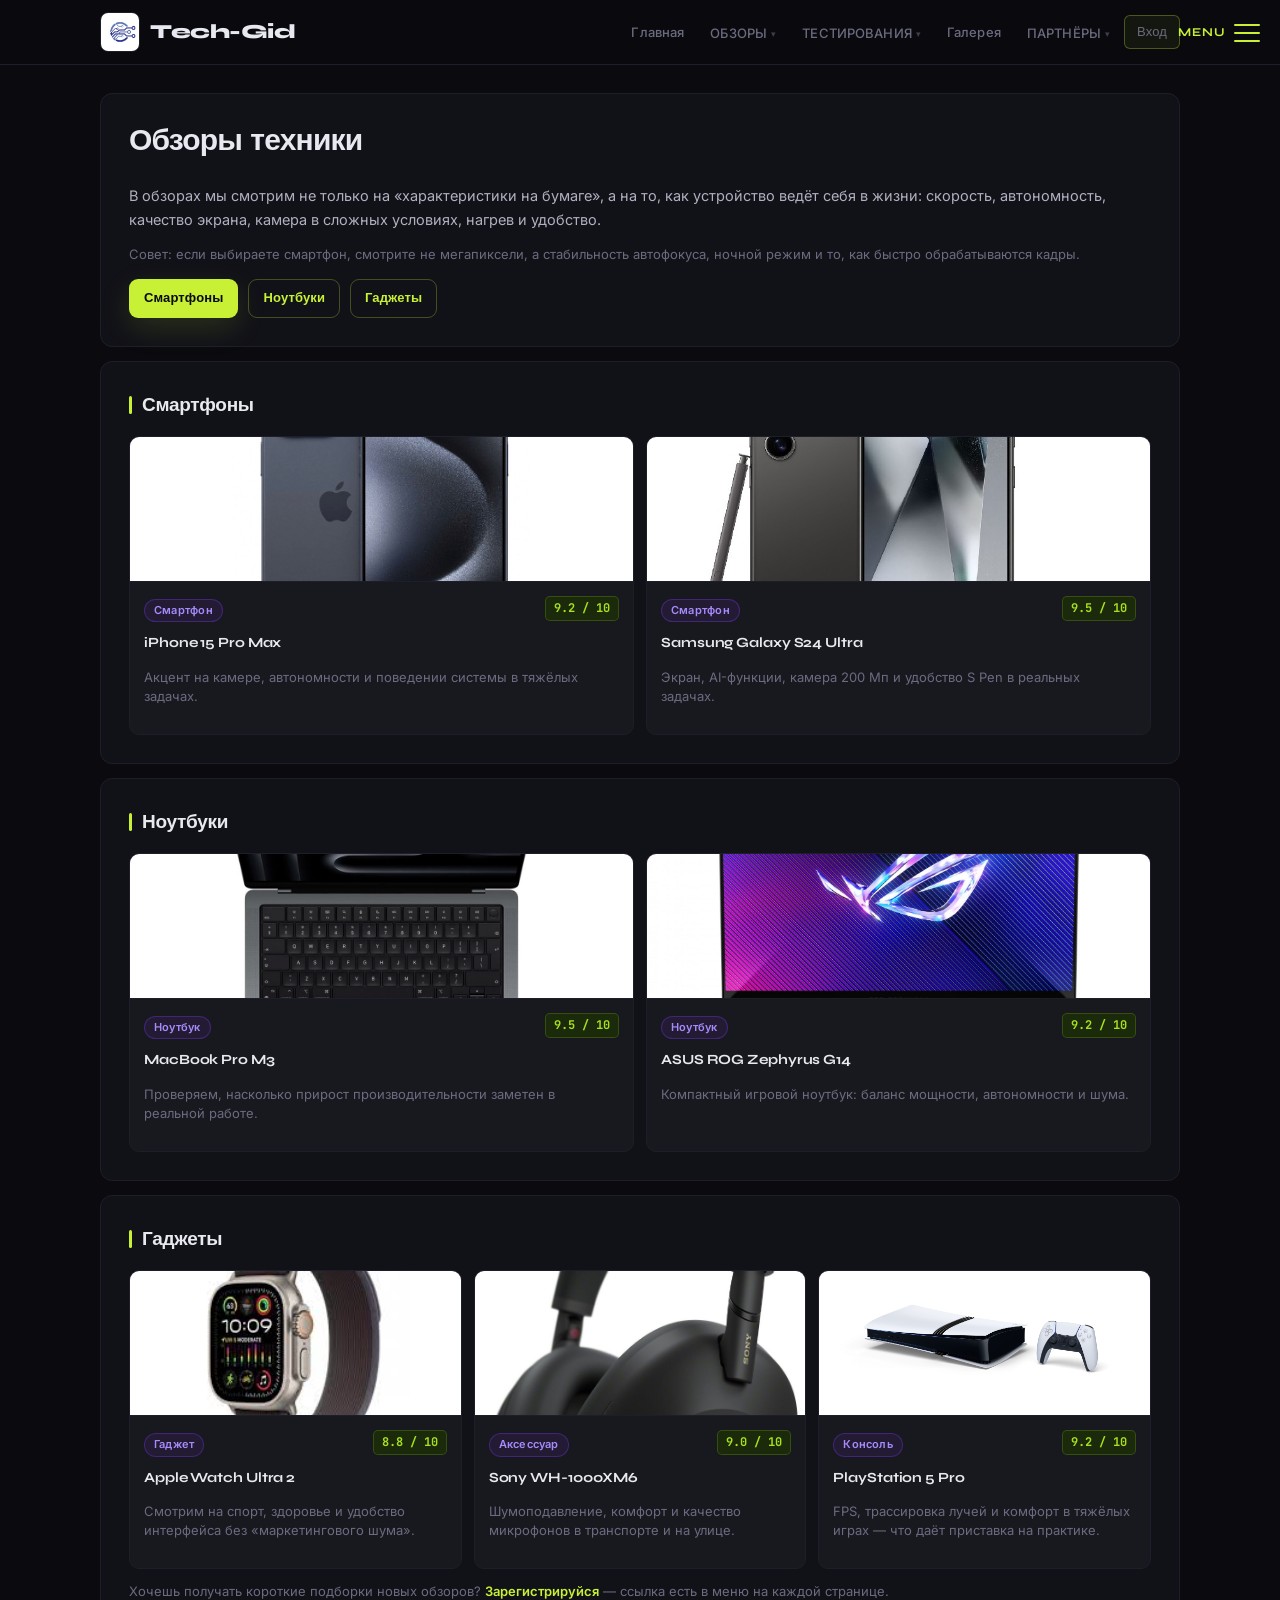
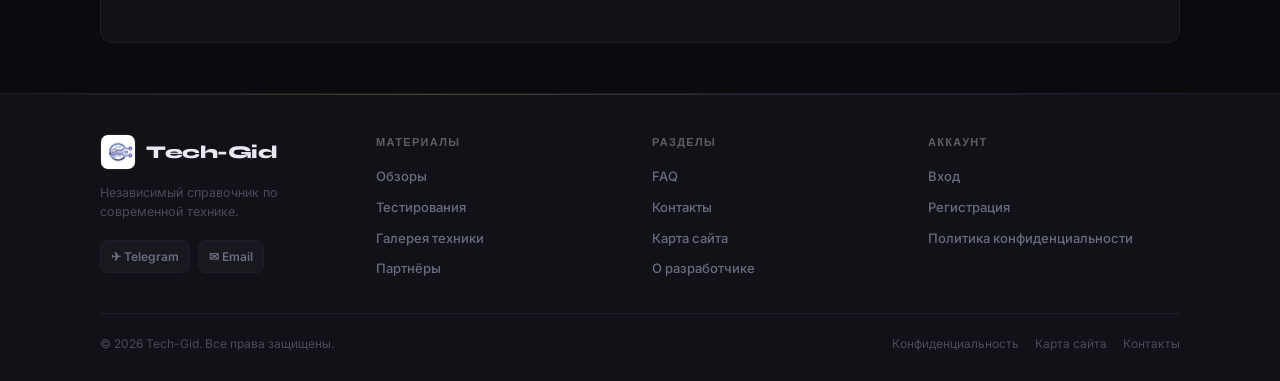
<file: reviews.html>
<!doctype html>
<html lang="ru">
  <head>
    <meta charset="UTF-8" />
    <meta name="viewport" content="width=device-width, initial-scale=1.0" />
    <title>Tech-Gid - Обзоры</title>
    <link rel="author" href="https://t.me/quazzzarr" />
    <link rel="stylesheet" href="style.css" />
  </head>
  <body>
<div class="hamburger-menu">
  <input id="menu__toggle" type="checkbox" />
  <label class="menu__btn" for="menu__toggle">menu<span></span></label>
  <ul class="menu__box">
    <li><a class="menu__item menu__item--cta" href="login.html">Вход</a></li>
    <li><a class="menu__item" href="index.html">Главная</a></li>
    <li><a class="menu__item" href="gallery.html">Галерея техники</a></li>
    <li class="menu__has-sub">
      <input type="checkbox" id="sub-reviews" class="menu__sub-toggle" />
      <label for="sub-reviews" class="menu__item">Обзоры <span class="menu__arrow">›</span></label>
      <ul class="menu__sub">
        <li><a class="menu__subitem" href="reviews.html">Все обзоры</a></li>
        <li><a class="menu__subitem" href="reviews.html#smartphones">Смартфоны</a></li>
        <li><a class="menu__subitem" href="reviews.html#notebooks">Ноутбуки</a></li>
        <li><a class="menu__subitem" href="reviews.html#gadgets">Гаджеты</a></li>
      </ul>
    </li>
    <li class="menu__has-sub">
      <input type="checkbox" id="sub-tests" class="menu__sub-toggle" />
      <label for="sub-tests" class="menu__item">Тестирования <span class="menu__arrow">›</span></label>
      <ul class="menu__sub">
        <li><a class="menu__subitem" href="tests.html">Все тесты</a></li>
        <li><a class="menu__subitem" href="tests.html#performance">Производительность</a></li>
        <li><a class="menu__subitem" href="tests.html#battery">Автономность</a></li>
        <li><a class="menu__subitem" href="tests.html#cameras">Камеры</a></li>
      </ul>
    </li>
    <li class="menu__has-sub">
      <input type="checkbox" id="sub-partners" class="menu__sub-toggle" />
      <label for="sub-partners" class="menu__item">Партнёры <span class="menu__arrow">›</span></label>
      <ul class="menu__sub">
        <li><a class="menu__subitem" href="partners.html">Все партнёры</a></li>
        <li><a class="menu__subitem" href="partners.html#service">Сервисные центры</a></li>
        <li><a class="menu__subitem" href="partners.html#shops">Магазины техники</a></li>
      </ul>
    </li>
    <li><a class="menu__item" href="faq.html">FAQ</a></li>
    <li><a class="menu__item" href="contacts.html">Контакты</a></li>
</ul>
</div>
    <header>
      <div class="container header-wrap">
        <a class="logo" href="index.html" title="На главную"
          ><img src="images/logo.jpg" alt="Логотип Tech-Gid" /><span
            >Tech-Gid</span
          ></a
        >
        <nav class="top-nav" aria-label="Основная навигация">
        <ul>
          <li class="top-nav__item">
            <a class="top-nav__link" href="index.html">Главная</a>
          </li>
          <li class="top-nav__item">
            <input type="checkbox" id="tn-reviews" class="top-nav__toggle" />
            <label class="top-nav__toggle-label" for="tn-reviews">Обзоры <span class="top-nav__arrow">▾</span></label>
            <ul class="top-nav__dropdown">
              <li><a class="top-nav__dropdown-link" href="reviews.html">Все обзоры</a></li>
              <li><a class="top-nav__dropdown-link" href="reviews.html#smartphones">Смартфоны</a></li>
              <li><a class="top-nav__dropdown-link" href="reviews.html#notebooks">Ноутбуки</a></li>
              <li><a class="top-nav__dropdown-link" href="reviews.html#gadgets">Гаджеты</a></li>
            </ul>
          </li>
          <li class="top-nav__item">
            <input type="checkbox" id="tn-tests" class="top-nav__toggle" />
            <label class="top-nav__toggle-label" for="tn-tests">Тестирования <span class="top-nav__arrow">▾</span></label>
            <ul class="top-nav__dropdown">
              <li><a class="top-nav__dropdown-link" href="tests.html">Все тесты</a></li>
              <li><a class="top-nav__dropdown-link" href="tests.html#performance">Производительность</a></li>
              <li><a class="top-nav__dropdown-link" href="tests.html#battery">Автономность</a></li>
              <li><a class="top-nav__dropdown-link" href="tests.html#cameras">Камеры</a></li>
            </ul>
          </li>
          <li class="top-nav__item">
            <a class="top-nav__link" href="gallery.html">Галерея</a>
          </li>
          <li class="top-nav__item">
            <input type="checkbox" id="tn-partners" class="top-nav__toggle" />
            <label class="top-nav__toggle-label" for="tn-partners">Партнёры <span class="top-nav__arrow">▾</span></label>
            <ul class="top-nav__dropdown">
              <li><a class="top-nav__dropdown-link" href="partners.html">Все партнёры</a></li>
              <li><a class="top-nav__dropdown-link" href="partners.html#service">Сервисные центры</a></li>
              <li><a class="top-nav__dropdown-link" href="partners.html#shops">Магазины техники</a></li>
            </ul>
          </li>
          <li class="top-nav__item">
            <a class="top-nav__link top-nav__link--cta" href="login.html">Вход</a>
          </li>
        </ul>
      </nav>
      </div>
    </header>
    <main class="container">
      <section class="section">
        <h1>Обзоры техники</h1>
        <p>
          В обзорах мы смотрим не только на «характеристики на бумаге», а на то, как устройство ведёт себя в жизни: скорость,
          автономность, качество экрана, камера в сложных условиях, нагрев и удобство.
        </p>
        <p class="muted">
          Совет: если выбираете смартфон, смотрите не мегапиксели, а стабильность автофокуса, ночной режим и то, как быстро
          обрабатываются кадры.
        </p>
        <nav class="tabs" aria-label="Разделы обзоров">
          <a class="tab-link active" href="#smartphones">Смартфоны</a>
          <a class="tab-link" href="#notebooks">Ноутбуки</a>
          <a class="tab-link" href="#gadgets">Гаджеты</a>
        </nav>
      </section>

      <section class="section" id="smartphones">
        <h2>Смартфоны</h2>
        <div class="cards">
          <article class="card">
            <img class="card-thumb" src="images/iphone15promax.jpeg" alt="iPhone 15 Pro Max" />
            <div class="card-body">
              <span class="tag">Смартфон</span>
              <span class="score">9.2 / 10</span>
              <h3><a href="#" title="Открыть обзор iPhone 15 Pro Max">iPhone 15 Pro Max</a></h3>
              <p class="muted">Акцент на камере, автономности и поведении системы в тяжёлых задачах.</p>
            </div>
          </article>
          <article class="card">
            <img class="card-thumb" src="images/samsung_s24_ultra_512.jpg" alt="Samsung Galaxy S24 Ultra" />
            <div class="card-body">
              <span class="tag">Смартфон</span>
              <span class="score">9.5 / 10</span>
              <h3><a href="#" title="Открыть обзор Samsung Galaxy S24 Ultra">Samsung Galaxy S24 Ultra</a></h3>
              <p class="muted">Экран, AI-функции, камера 200 Мп и удобство S Pen в реальных задачах.</p>
            </div>
          </article>
        </div>
      </section>

      <section class="section" id="notebooks">
        <h2>Ноутбуки</h2>
        <div class="cards">
          <article class="card">
            <img class="card-thumb" src="images/macbookprom3.jpg" alt="MacBook Pro M3" />
            <div class="card-body">
              <span class="tag">Ноутбук</span>
              <span class="score">9.5 / 10</span>
              <h3><a href="#" title="Открыть обзор MacBook Pro M3">MacBook Pro M3</a></h3>
              <p class="muted">Проверяем, насколько прирост производительности заметен в реальной работе.</p>
            </div>
          </article>
          <article class="card">
            <img class="card-thumb" src="images/81zrEeTlHbL.jpg" alt="ASUS ROG Zephyrus G14" />
            <div class="card-body">
              <span class="tag">Ноутбук</span>
              <span class="score">9.2 / 10</span>
              <h3><a href="#" title="Открыть обзор ASUS ROG Zephyrus G14">ASUS ROG Zephyrus G14</a></h3>
              <p class="muted">Компактный игровой ноутбук: баланс мощности, автономности и шума.</p>
            </div>
          </article>
        </div>
      </section>

      <section class="section" id="gadgets">
        <h2>Гаджеты</h2>
        <div class="cards">
          <article class="card">
            <img class="card-thumb" src="images/applewatchultra2.jpg" alt="Apple Watch Ultra 2" />
            <div class="card-body">
              <span class="tag">Гаджет</span>
              <span class="score">8.8 / 10</span>
              <h3><a href="#" title="Открыть обзор Apple Watch Ultra 2">Apple Watch Ultra 2</a></h3>
              <p class="muted">Смотрим на спорт, здоровье и удобство интерфейса без «маркетингового шума».</p>
            </div>
          </article>
          <article class="card">
            <img class="card-thumb" src="images/Sluchawki-nauszne-SONY-WH-1000XM6-ANC-Czarny-1.jpg" alt="Sony WH-1000XM6" />
            <div class="card-body">
              <span class="tag">Аксессуар</span>
              <span class="score">9.0 / 10</span>
              <h3><a href="#" title="Открыть обзор Sony WH-1000XM6">Sony WH-1000XM6</a></h3>
              <p class="muted">Шумоподавление, комфорт и качество микрофонов в транспорте и на улице.</p>
            </div>
          </article>
          <article class="card">
            <img class="card-thumb" src="images/Konsola-PlayStation-5-Pro-EAN-GTIN-711719595472.jpg" alt="PlayStation 5 Pro" />
            <div class="card-body">
              <span class="tag">Консоль</span>
              <span class="score">9.2 / 10</span>
              <h3><a href="#" title="Открыть обзор PlayStation 5 Pro">PlayStation 5 Pro</a></h3>
              <p class="muted">FPS, трассировка лучей и комфорт в тяжёлых играх — что даёт приставка на практике.</p>
            </div>
          </article>
        </div>
        <p class="muted">
          Хочешь получать короткие подборки новых обзоров? <a href="register.html">Зарегистрируйся</a> — ссылка есть в меню на
          каждой странице.
        </p>
      </section>
    </main>
        <footer>
      <div class="container footer-wrap">
        <div class="footer-brand">
          <a class="footer-logo" href="index.html" title="На главную">
            <img src="images/logo.jpg" alt="Логотип Tech-Gid" />
            <span>Tech-Gid</span>
          </a>
          <div class="footer-copy">Независимый справочник по современной технике.</div>
          <div class="footer-social">
            <a class="footer-social-link" href="https://t.me/quazzzarr" target="_blank" rel="noopener">✈ Telegram</a>
            <a class="footer-social-link" href="mailto:temakvlvch@gmail.com">✉ Email</a>
          </div>
        </div>
        <div class="footer-nav-col">
          <div class="footer-col-title">Материалы</div>
          <a href="reviews.html">Обзоры</a>
          <a href="tests.html">Тестирования</a>
          <a href="gallery.html">Галерея техники</a>
          <a href="partners.html">Партнёры</a>
        </div>
        <div class="footer-nav-col">
          <div class="footer-col-title">Разделы</div>
          <a href="faq.html">FAQ</a>
          <a href="contacts.html">Контакты</a>
          <a href="sitemap.html">Карта сайта</a>
          <a href="about-author.html">О разработчике</a>
        </div>
        <div class="footer-nav-col">
          <div class="footer-col-title">Аккаунт</div>
          <a href="login.html">Вход</a>
          <a href="register.html">Регистрация</a>
          <a href="privacy.html">Политика конфиденциальности</a>
        </div>
        <div class="footer-bottom">
          <span class="footer-bottom-copy">&copy; 2026 Tech-Gid. Все права защищены.</span>
          <div class="footer-bottom-links">
            <a href="privacy.html">Конфиденциальность</a>
            <a href="sitemap.html">Карта сайта</a>
            <a href="contacts.html">Контакты</a>
          </div>
        </div>
      </div>
    </footer>
  </body>
</html>
</file>
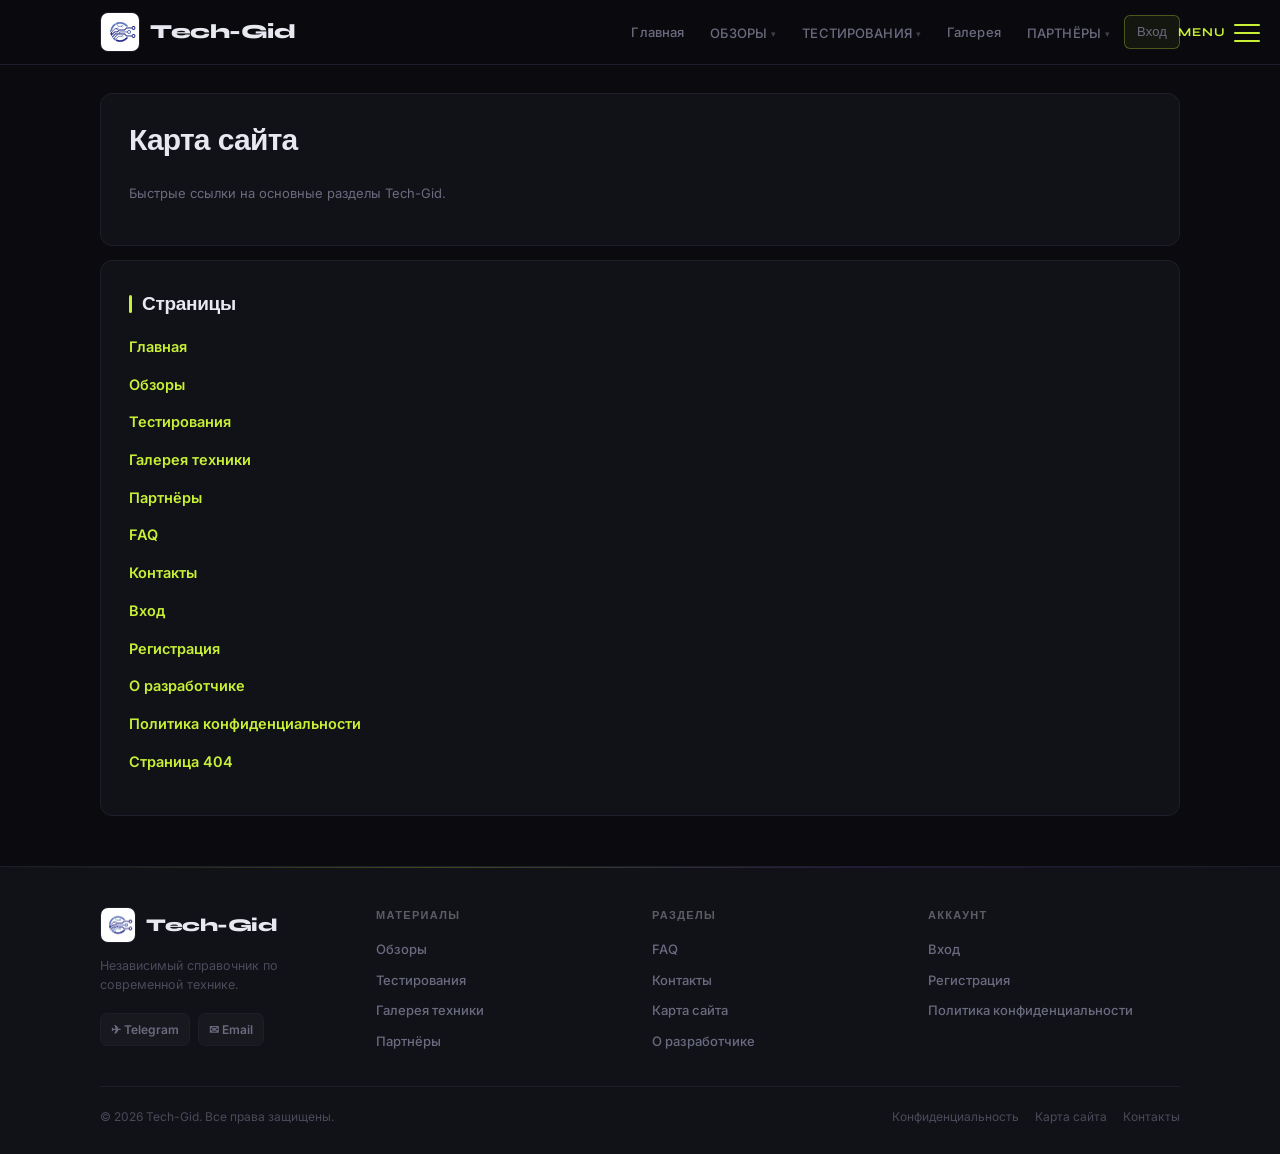
<file: sitemap.html>
<!doctype html>
<html lang="ru">
  <head>
    <meta charset="UTF-8" />
    <meta name="viewport" content="width=device-width, initial-scale=1.0" />
    <title>Tech-Gid - Карта сайта</title>
    <link rel="author" href="https://t.me/quazzzarr" />
    <link rel="stylesheet" href="style.css" />
  </head>
  <body>
<div class="hamburger-menu">
  <input id="menu__toggle" type="checkbox" />
  <label class="menu__btn" for="menu__toggle">menu<span></span></label>
  <ul class="menu__box">
    <li><a class="menu__item menu__item--cta" href="login.html">Вход</a></li>
    <li><a class="menu__item" href="index.html">Главная</a></li>
    <li><a class="menu__item" href="gallery.html">Галерея техники</a></li>
    <li class="menu__has-sub">
      <input type="checkbox" id="sub-reviews" class="menu__sub-toggle" />
      <label for="sub-reviews" class="menu__item">Обзоры <span class="menu__arrow">›</span></label>
      <ul class="menu__sub">
        <li><a class="menu__subitem" href="reviews.html">Все обзоры</a></li>
        <li><a class="menu__subitem" href="reviews.html#smartphones">Смартфоны</a></li>
        <li><a class="menu__subitem" href="reviews.html#notebooks">Ноутбуки</a></li>
        <li><a class="menu__subitem" href="reviews.html#gadgets">Гаджеты</a></li>
      </ul>
    </li>
    <li class="menu__has-sub">
      <input type="checkbox" id="sub-tests" class="menu__sub-toggle" />
      <label for="sub-tests" class="menu__item">Тестирования <span class="menu__arrow">›</span></label>
      <ul class="menu__sub">
        <li><a class="menu__subitem" href="tests.html">Все тесты</a></li>
        <li><a class="menu__subitem" href="tests.html#performance">Производительность</a></li>
        <li><a class="menu__subitem" href="tests.html#battery">Автономность</a></li>
        <li><a class="menu__subitem" href="tests.html#cameras">Камеры</a></li>
      </ul>
    </li>
    <li class="menu__has-sub">
      <input type="checkbox" id="sub-partners" class="menu__sub-toggle" />
      <label for="sub-partners" class="menu__item">Партнёры <span class="menu__arrow">›</span></label>
      <ul class="menu__sub">
        <li><a class="menu__subitem" href="partners.html">Все партнёры</a></li>
        <li><a class="menu__subitem" href="partners.html#service">Сервисные центры</a></li>
        <li><a class="menu__subitem" href="partners.html#shops">Магазины техники</a></li>
      </ul>
    </li>
    <li><a class="menu__item" href="faq.html">FAQ</a></li>
    <li><a class="menu__item" href="contacts.html">Контакты</a></li>
</ul>
</div>
    <header>
      <div class="container header-wrap">
        <a class="logo" href="index.html" title="На главную"
          ><img src="images/logo.jpg" alt="Логотип Tech-Gid" /><span
            >Tech-Gid</span
          ></a
        >
        <nav class="top-nav" aria-label="Основная навигация">
        <ul>
          <li class="top-nav__item">
            <a class="top-nav__link" href="index.html">Главная</a>
          </li>
          <li class="top-nav__item">
            <input type="checkbox" id="tn-reviews" class="top-nav__toggle" />
            <label class="top-nav__toggle-label" for="tn-reviews">Обзоры <span class="top-nav__arrow">▾</span></label>
            <ul class="top-nav__dropdown">
              <li><a class="top-nav__dropdown-link" href="reviews.html">Все обзоры</a></li>
              <li><a class="top-nav__dropdown-link" href="reviews.html#smartphones">Смартфоны</a></li>
              <li><a class="top-nav__dropdown-link" href="reviews.html#notebooks">Ноутбуки</a></li>
              <li><a class="top-nav__dropdown-link" href="reviews.html#gadgets">Гаджеты</a></li>
            </ul>
          </li>
          <li class="top-nav__item">
            <input type="checkbox" id="tn-tests" class="top-nav__toggle" />
            <label class="top-nav__toggle-label" for="tn-tests">Тестирования <span class="top-nav__arrow">▾</span></label>
            <ul class="top-nav__dropdown">
              <li><a class="top-nav__dropdown-link" href="tests.html">Все тесты</a></li>
              <li><a class="top-nav__dropdown-link" href="tests.html#performance">Производительность</a></li>
              <li><a class="top-nav__dropdown-link" href="tests.html#battery">Автономность</a></li>
              <li><a class="top-nav__dropdown-link" href="tests.html#cameras">Камеры</a></li>
            </ul>
          </li>
          <li class="top-nav__item">
            <a class="top-nav__link" href="gallery.html">Галерея</a>
          </li>
          <li class="top-nav__item">
            <input type="checkbox" id="tn-partners" class="top-nav__toggle" />
            <label class="top-nav__toggle-label" for="tn-partners">Партнёры <span class="top-nav__arrow">▾</span></label>
            <ul class="top-nav__dropdown">
              <li><a class="top-nav__dropdown-link" href="partners.html">Все партнёры</a></li>
              <li><a class="top-nav__dropdown-link" href="partners.html#service">Сервисные центры</a></li>
              <li><a class="top-nav__dropdown-link" href="partners.html#shops">Магазины техники</a></li>
            </ul>
          </li>
          <li class="top-nav__item">
            <a class="top-nav__link top-nav__link--cta" href="login.html">Вход</a>
          </li>
        </ul>
      </nav>
      </div>
    </header>
    <main class="container">
      <section class="section">
        <h1>Карта сайта</h1>
        <p class="muted">Быстрые ссылки на основные разделы Tech-Gid.</p>
      </section>
      <section class="section">
        <h2>Страницы</h2>
        <p><a href="index.html">Главная</a></p>
        <p><a href="reviews.html">Обзоры</a></p>
        <p><a href="tests.html">Тестирования</a></p>
        <p><a href="gallery.html">Галерея техники</a></p>
        <p><a href="partners.html">Партнёры</a></p>
        <p><a href="faq.html">FAQ</a></p>
        <p><a href="contacts.html">Контакты</a></p>
        <p><a href="login.html">Вход</a></p>
        <p><a href="register.html">Регистрация</a></p>
        <p><a href="about-author.html">О разработчике</a></p>
        <p><a href="privacy.html">Политика конфиденциальности</a></p>
        <p><a href="404.html">Страница 404</a></p>
      </section>
    </main>
        <footer>
      <div class="container footer-wrap">
        <div class="footer-brand">
          <a class="footer-logo" href="index.html" title="На главную">
            <img src="images/logo.jpg" alt="Логотип Tech-Gid" />
            <span>Tech-Gid</span>
          </a>
          <div class="footer-copy">Независимый справочник по современной технике.</div>
          <div class="footer-social">
            <a class="footer-social-link" href="https://t.me/quazzzarr" target="_blank" rel="noopener">✈ Telegram</a>
            <a class="footer-social-link" href="mailto:temakvlvch@gmail.com">✉ Email</a>
          </div>
        </div>
        <div class="footer-nav-col">
          <div class="footer-col-title">Материалы</div>
          <a href="reviews.html">Обзоры</a>
          <a href="tests.html">Тестирования</a>
          <a href="gallery.html">Галерея техники</a>
          <a href="partners.html">Партнёры</a>
        </div>
        <div class="footer-nav-col">
          <div class="footer-col-title">Разделы</div>
          <a href="faq.html">FAQ</a>
          <a href="contacts.html">Контакты</a>
          <a href="sitemap.html">Карта сайта</a>
          <a href="about-author.html">О разработчике</a>
        </div>
        <div class="footer-nav-col">
          <div class="footer-col-title">Аккаунт</div>
          <a href="login.html">Вход</a>
          <a href="register.html">Регистрация</a>
          <a href="privacy.html">Политика конфиденциальности</a>
        </div>
        <div class="footer-bottom">
          <span class="footer-bottom-copy">&copy; 2026 Tech-Gid. Все права защищены.</span>
          <div class="footer-bottom-links">
            <a href="privacy.html">Конфиденциальность</a>
            <a href="sitemap.html">Карта сайта</a>
            <a href="contacts.html">Контакты</a>
          </div>
        </div>
      </div>
    </footer>
  </body>
</html>
</file>
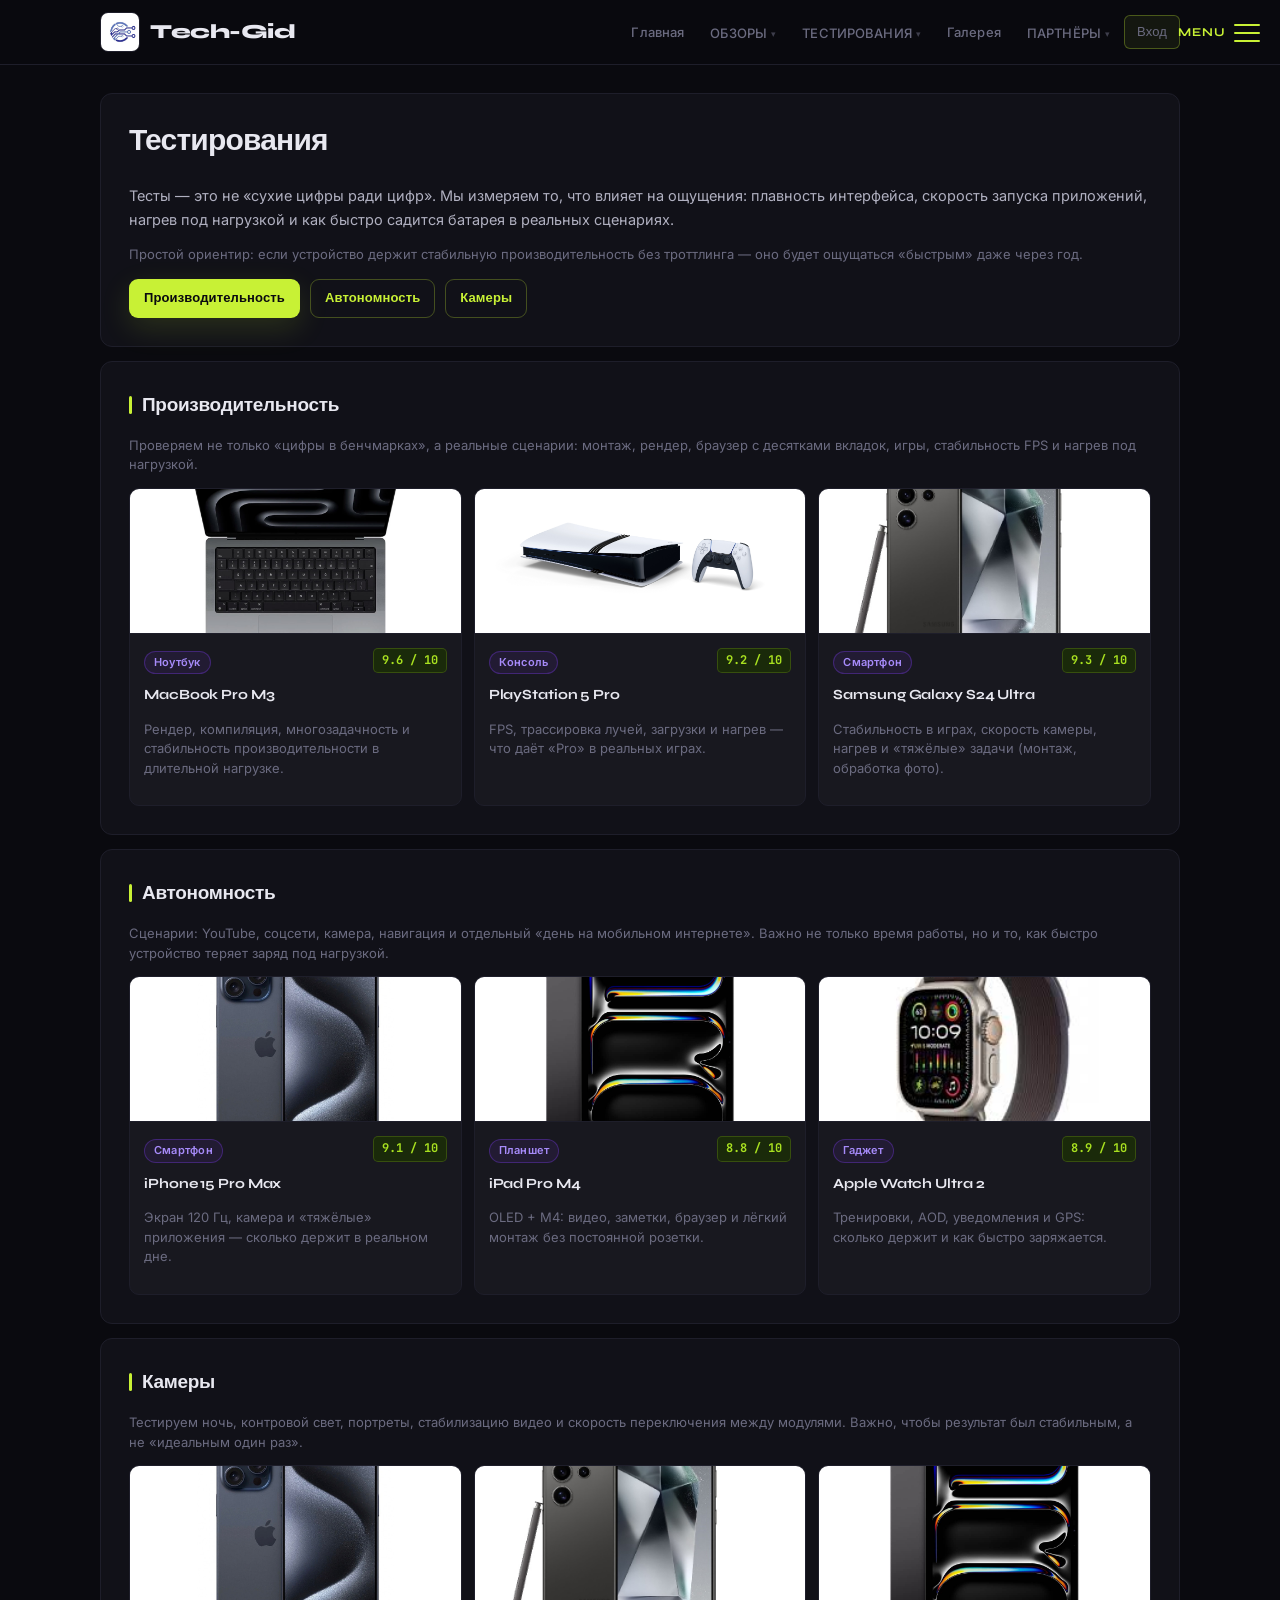
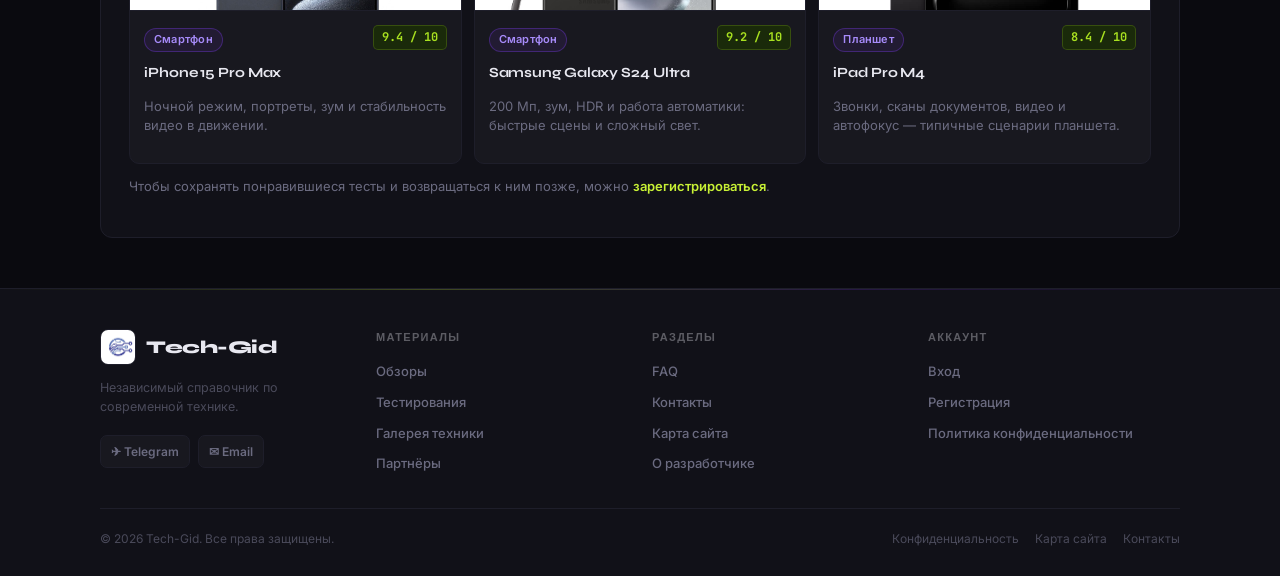
<file: tests.html>
<!doctype html>
<html lang="ru">
  <head>
    <meta charset="UTF-8" />
    <meta name="viewport" content="width=device-width, initial-scale=1.0" />
    <title>Tech-Gid - Тестирования</title>
    <link rel="author" href="https://t.me/quazzzarr" />
    <link rel="stylesheet" href="style.css" />
  </head>
  <body>
<div class="hamburger-menu">
  <input id="menu__toggle" type="checkbox" />
  <label class="menu__btn" for="menu__toggle">menu<span></span></label>
  <ul class="menu__box">
    <li><a class="menu__item menu__item--cta" href="login.html">Вход</a></li>
    <li><a class="menu__item" href="index.html">Главная</a></li>
    <li><a class="menu__item" href="gallery.html">Галерея техники</a></li>
    <li class="menu__has-sub">
      <input type="checkbox" id="sub-reviews" class="menu__sub-toggle" />
      <label for="sub-reviews" class="menu__item">Обзоры <span class="menu__arrow">›</span></label>
      <ul class="menu__sub">
        <li><a class="menu__subitem" href="reviews.html">Все обзоры</a></li>
        <li><a class="menu__subitem" href="reviews.html#smartphones">Смартфоны</a></li>
        <li><a class="menu__subitem" href="reviews.html#notebooks">Ноутбуки</a></li>
        <li><a class="menu__subitem" href="reviews.html#gadgets">Гаджеты</a></li>
      </ul>
    </li>
    <li class="menu__has-sub">
      <input type="checkbox" id="sub-tests" class="menu__sub-toggle" />
      <label for="sub-tests" class="menu__item">Тестирования <span class="menu__arrow">›</span></label>
      <ul class="menu__sub">
        <li><a class="menu__subitem" href="tests.html">Все тесты</a></li>
        <li><a class="menu__subitem" href="tests.html#performance">Производительность</a></li>
        <li><a class="menu__subitem" href="tests.html#battery">Автономность</a></li>
        <li><a class="menu__subitem" href="tests.html#cameras">Камеры</a></li>
      </ul>
    </li>
    <li class="menu__has-sub">
      <input type="checkbox" id="sub-partners" class="menu__sub-toggle" />
      <label for="sub-partners" class="menu__item">Партнёры <span class="menu__arrow">›</span></label>
      <ul class="menu__sub">
        <li><a class="menu__subitem" href="partners.html">Все партнёры</a></li>
        <li><a class="menu__subitem" href="partners.html#service">Сервисные центры</a></li>
        <li><a class="menu__subitem" href="partners.html#shops">Магазины техники</a></li>
      </ul>
    </li>
    <li><a class="menu__item" href="faq.html">FAQ</a></li>
    <li><a class="menu__item" href="contacts.html">Контакты</a></li>
</ul>
</div>
    <header>
      <div class="container header-wrap">
        <a class="logo" href="index.html" title="На главную"
          ><img src="images/logo.jpg" alt="Логотип Tech-Gid" /><span
            >Tech-Gid</span
          ></a
        >
        <nav class="top-nav" aria-label="Основная навигация">
        <ul>
          <li class="top-nav__item">
            <a class="top-nav__link" href="index.html">Главная</a>
          </li>
          <li class="top-nav__item">
            <input type="checkbox" id="tn-reviews" class="top-nav__toggle" />
            <label class="top-nav__toggle-label" for="tn-reviews">Обзоры <span class="top-nav__arrow">▾</span></label>
            <ul class="top-nav__dropdown">
              <li><a class="top-nav__dropdown-link" href="reviews.html">Все обзоры</a></li>
              <li><a class="top-nav__dropdown-link" href="reviews.html#smartphones">Смартфоны</a></li>
              <li><a class="top-nav__dropdown-link" href="reviews.html#notebooks">Ноутбуки</a></li>
              <li><a class="top-nav__dropdown-link" href="reviews.html#gadgets">Гаджеты</a></li>
            </ul>
          </li>
          <li class="top-nav__item">
            <input type="checkbox" id="tn-tests" class="top-nav__toggle" />
            <label class="top-nav__toggle-label" for="tn-tests">Тестирования <span class="top-nav__arrow">▾</span></label>
            <ul class="top-nav__dropdown">
              <li><a class="top-nav__dropdown-link" href="tests.html">Все тесты</a></li>
              <li><a class="top-nav__dropdown-link" href="tests.html#performance">Производительность</a></li>
              <li><a class="top-nav__dropdown-link" href="tests.html#battery">Автономность</a></li>
              <li><a class="top-nav__dropdown-link" href="tests.html#cameras">Камеры</a></li>
            </ul>
          </li>
          <li class="top-nav__item">
            <a class="top-nav__link" href="gallery.html">Галерея</a>
          </li>
          <li class="top-nav__item">
            <input type="checkbox" id="tn-partners" class="top-nav__toggle" />
            <label class="top-nav__toggle-label" for="tn-partners">Партнёры <span class="top-nav__arrow">▾</span></label>
            <ul class="top-nav__dropdown">
              <li><a class="top-nav__dropdown-link" href="partners.html">Все партнёры</a></li>
              <li><a class="top-nav__dropdown-link" href="partners.html#service">Сервисные центры</a></li>
              <li><a class="top-nav__dropdown-link" href="partners.html#shops">Магазины техники</a></li>
            </ul>
          </li>
          <li class="top-nav__item">
            <a class="top-nav__link top-nav__link--cta" href="login.html">Вход</a>
          </li>
        </ul>
      </nav>
      </div>
    </header>
    <main class="container">
      <section class="section">
        <h1>Тестирования</h1>
        <p>
          Тесты — это не «сухие цифры ради цифр». Мы измеряем то, что влияет на ощущения: плавность интерфейса, скорость запуска
          приложений, нагрев под нагрузкой и как быстро садится батарея в реальных сценариях.
        </p>
        <p class="muted">
          Простой ориентир: если устройство держит стабильную производительность без троттлинга — оно будет ощущаться «быстрым» даже
          через год.
        </p>
        <nav class="tabs" aria-label="Разделы тестирований">
          <a class="tab-link active" href="#performance">Производительность</a>
          <a class="tab-link" href="#battery">Автономность</a>
          <a class="tab-link" href="#cameras">Камеры</a>
        </nav>
      </section>

      <section class="section" id="performance">
        <h2>Производительность</h2>
        <p class="muted">
          Проверяем не только «цифры в бенчмарках», а реальные сценарии: монтаж, рендер, браузер с десятками вкладок, игры, стабильность
          FPS и нагрев под нагрузкой.
        </p>
        <div class="cards">
          <article class="card">
            <img class="card-thumb" src="images/macbookprom3.jpg" alt="MacBook Pro M3" />
            <div class="card-body">
              <span class="tag">Ноутбук</span>
              <span class="score">9.6 / 10</span>
              <h3><a href="#" title="Открыть тест MacBook Pro M3">MacBook Pro M3</a></h3>
              <p class="muted">Рендер, компиляция, многозадачность и стабильность производительности в длительной нагрузке.</p>
            </div>
          </article>
          <article class="card">
            <img class="card-thumb" src="images/Konsola-PlayStation-5-Pro-EAN-GTIN-711719595472.jpg" alt="PlayStation 5 Pro" />
            <div class="card-body">
              <span class="tag">Консоль</span>
              <span class="score">9.2 / 10</span>
              <h3><a href="#" title="Открыть тест PlayStation 5 Pro">PlayStation 5 Pro</a></h3>
              <p class="muted">FPS, трассировка лучей, загрузки и нагрев — что даёт «Pro» в реальных играх.</p>
            </div>
          </article>
          <article class="card">
            <img class="card-thumb" src="images/samsung_s24_ultra_512.jpg" alt="Samsung Galaxy S24 Ultra" />
            <div class="card-body">
              <span class="tag">Смартфон</span>
              <span class="score">9.3 / 10</span>
              <h3><a href="#" title="Открыть тест Samsung Galaxy S24 Ultra">Samsung Galaxy S24 Ultra</a></h3>
              <p class="muted">Стабильность в играх, скорость камеры, нагрев и «тяжёлые» задачи (монтаж, обработка фото).</p>
            </div>
          </article>
        </div>
      </section>

      <section class="section" id="battery">
        <h2>Автономность</h2>
        <p class="muted">
          Сценарии: YouTube, соцсети, камера, навигация и отдельный «день на мобильном интернете». Важно не только время работы, но и то,
          как быстро устройство теряет заряд под нагрузкой.
        </p>
        <div class="cards">
          <article class="card">
            <img class="card-thumb" src="images/iphone15promax.jpeg" alt="iPhone 15 Pro Max" />
            <div class="card-body">
              <span class="tag">Смартфон</span>
              <span class="score">9.1 / 10</span>
              <h3><a href="#" title="Открыть тест автономности iPhone 15 Pro Max">iPhone 15 Pro Max</a></h3>
              <p class="muted">Экран 120 Гц, камера и «тяжёлые» приложения — сколько держит в реальном дне.</p>
            </div>
          </article>
          <article class="card">
            <img class="card-thumb" src="images/iPad_Pro_11_M4_Cellular_Space_Black_PDP_Image_Position_1b__pl_PL_4.jpg" alt="iPad Pro M4" />
            <div class="card-body">
              <span class="tag">Планшет</span>
              <span class="score">8.8 / 10</span>
              <h3><a href="#" title="Открыть тест автономности iPad Pro M4">iPad Pro M4</a></h3>
              <p class="muted">OLED + M4: видео, заметки, браузер и лёгкий монтаж без постоянной розетки.</p>
            </div>
          </article>
          <article class="card">
            <img class="card-thumb" src="images/applewatchultra2.jpg" alt="Apple Watch Ultra 2" />
            <div class="card-body">
              <span class="tag">Гаджет</span>
              <span class="score">8.9 / 10</span>
              <h3><a href="#" title="Открыть тест автономности Apple Watch Ultra 2">Apple Watch Ultra 2</a></h3>
              <p class="muted">Тренировки, AOD, уведомления и GPS: сколько держит и как быстро заряжается.</p>
            </div>
          </article>
        </div>
      </section>

      <section class="section" id="cameras">
        <h2>Камеры</h2>
        <p class="muted">
          Тестируем ночь, контровой свет, портреты, стабилизацию видео и скорость переключения между модулями. Важно, чтобы результат был
          стабильным, а не «идеальным один раз».
        </p>
        <div class="cards">
          <article class="card">
            <img class="card-thumb" src="images/iphone15promax.jpeg" alt="iPhone 15 Pro Max" />
            <div class="card-body">
              <span class="tag">Смартфон</span>
              <span class="score">9.4 / 10</span>
              <h3><a href="#" title="Открыть тест камеры iPhone 15 Pro Max">iPhone 15 Pro Max</a></h3>
              <p class="muted">Ночной режим, портреты, зум и стабильность видео в движении.</p>
            </div>
          </article>
          <article class="card">
            <img class="card-thumb" src="images/samsung_s24_ultra_512.jpg" alt="Samsung Galaxy S24 Ultra" />
            <div class="card-body">
              <span class="tag">Смартфон</span>
              <span class="score">9.2 / 10</span>
              <h3><a href="#" title="Открыть тест камеры Samsung Galaxy S24 Ultra">Samsung Galaxy S24 Ultra</a></h3>
              <p class="muted">200 Мп, зум, HDR и работа автоматики: быстрые сцены и сложный свет.</p>
            </div>
          </article>
          <article class="card">
            <img class="card-thumb" src="images/iPad_Pro_11_M4_Cellular_Space_Black_PDP_Image_Position_1b__pl_PL_4.jpg" alt="iPad Pro M4" />
            <div class="card-body">
              <span class="tag">Планшет</span>
              <span class="score">8.4 / 10</span>
              <h3><a href="#" title="Открыть тест камеры iPad Pro M4">iPad Pro M4</a></h3>
              <p class="muted">Звонки, сканы документов, видео и автофокус — типичные сценарии планшета.</p>
            </div>
          </article>
        </div>
        <p class="muted">
          Чтобы сохранять понравившиеся тесты и возвращаться к ним позже, можно <a href="register.html">зарегистрироваться</a>.
        </p>
      </section>
    </main>
        <footer>
      <div class="container footer-wrap">
        <div class="footer-brand">
          <a class="footer-logo" href="index.html" title="На главную">
            <img src="images/logo.jpg" alt="Логотип Tech-Gid" />
            <span>Tech-Gid</span>
          </a>
          <div class="footer-copy">Независимый справочник по современной технике.</div>
          <div class="footer-social">
            <a class="footer-social-link" href="https://t.me/quazzzarr" target="_blank" rel="noopener">✈ Telegram</a>
            <a class="footer-social-link" href="mailto:temakvlvch@gmail.com">✉ Email</a>
          </div>
        </div>
        <div class="footer-nav-col">
          <div class="footer-col-title">Материалы</div>
          <a href="reviews.html">Обзоры</a>
          <a href="tests.html">Тестирования</a>
          <a href="gallery.html">Галерея техники</a>
          <a href="partners.html">Партнёры</a>
        </div>
        <div class="footer-nav-col">
          <div class="footer-col-title">Разделы</div>
          <a href="faq.html">FAQ</a>
          <a href="contacts.html">Контакты</a>
          <a href="sitemap.html">Карта сайта</a>
          <a href="about-author.html">О разработчике</a>
        </div>
        <div class="footer-nav-col">
          <div class="footer-col-title">Аккаунт</div>
          <a href="login.html">Вход</a>
          <a href="register.html">Регистрация</a>
          <a href="privacy.html">Политика конфиденциальности</a>
        </div>
        <div class="footer-bottom">
          <span class="footer-bottom-copy">&copy; 2026 Tech-Gid. Все права защищены.</span>
          <div class="footer-bottom-links">
            <a href="privacy.html">Конфиденциальность</a>
            <a href="sitemap.html">Карта сайта</a>
            <a href="contacts.html">Контакты</a>
          </div>
        </div>
      </div>
    </footer>
  </body>
</html>
</file>
<file: style.css>
@import url('https://fonts.googleapis.com/css2?family=Syne:wght@400;600;700;800&family=Inter:wght@400;500;600&family=JetBrains+Mono:wght@500;700&display=swap');

* {
  box-sizing: border-box;
}

:root {
  --bg: #0a0a0f;
  --surface: #111118;
  --surface2: #18181f;
  --border: #1e1e2a;
  --accent: #c8f135;
  --accent2: #7c3aed;
  --text: #e8e8f0;
  --muted: #6b6b80;
  --muted2: #4a4a5a;
  --score-bg: #1a2a0a;
  --score-color: #a8e020;
}

body {
  margin: 0;
  font-family: 'Inter', sans-serif;
  background: var(--bg);
  color: var(--text);
  line-height: 1.6;
  min-height: 100vh;
}

.container {
  width: 92%;
  max-width: 1080px;
  margin: 0 auto;
  position: relative;
  z-index: 1;
}

header {
  background: rgba(10, 10, 15, 0.85);
  backdrop-filter: blur(20px);
  border-bottom: 1px solid var(--border);
  position: sticky;
  top: 0;
  z-index: 100;
}

.header-wrap {
  min-height: 64px;
  display: flex;
  align-items: center;
  justify-content: space-between;
  gap: 12px;
  flex-wrap: wrap;
  padding: 10px 0;
}

.logo {
  display: flex;
  align-items: center;
  gap: 10px;
  color: var(--text);
  text-decoration: none;
  font-family: 'Syne', sans-serif;
  font-size: 20px;
  font-weight: 800;
  letter-spacing: -0.5px;
}

.logo img {
  width: 40px;
  height: 40px;
  border-radius: 8px;
  object-fit: cover;
  border: 1px solid var(--border);
}

.logo span {
  position: relative;
}

.top-nav {
  display: flex;
  align-items: center;
  gap: 2px;
  margin-left: auto;
  list-style: none;
  padding: 0;
  margin-top: 0;
  margin-bottom: 0;
}

.top-nav__item {
  position: relative;
}

.top-nav__link,
.top-nav__toggle-label {
  display: flex;
  align-items: center;
  gap: 4px;
  color: var(--muted);
  text-decoration: none;
  font-size: 13px;
  font-weight: 500;
  padding: 6px 12px;
  border-radius: 6px;
  transition: color 0.15s, background 0.15s;
  letter-spacing: 0.01em;
  cursor: pointer;
  white-space: nowrap;
  user-select: none;
}

.top-nav__link:hover,
.top-nav__toggle-label:hover,
.top-nav__link.active {
  color: var(--accent);
  background: rgba(200, 241, 53, 0.07);
}

.top-nav__link--cta {
  color: var(--accent);
  border: 1.5px solid rgba(200, 241, 53, 0.3);
  background: rgba(200, 241, 53, 0.06);
  font-weight: 700;
  font-family: 'Syne', sans-serif;
}

.top-nav__link--cta:hover {
  background: rgba(200, 241, 53, 0.12);
  border-color: rgba(200, 241, 53, 0.5);
  color: var(--accent);
}

.top-nav__arrow {
  font-size: 9px;
  opacity: 0.55;
  transition: transform 0.2s;
  display: inline-block;
  line-height: 1;
}

.top-nav__toggle {
  display: none;
}

.top-nav__dropdown {
  position: absolute;
  top: calc(100% + 8px);
  left: 0;
  min-width: 188px;
  background: var(--surface);
  border: 1px solid var(--border);
  border-radius: 10px;
  overflow: hidden;
  box-shadow: 0 12px 40px rgba(0,0,0,0.55);
  opacity: 0;
  pointer-events: none;
  transform: translateY(-6px);
  transition: opacity 0.18s ease, transform 0.18s ease;
  z-index: 500;
  list-style: none;
  padding: 4px 0;
  margin: 0;
}

.top-nav__item:focus-within .top-nav__dropdown,
.top-nav__toggle:checked ~ .top-nav__dropdown {
  opacity: 1;
  pointer-events: all;
  transform: translateY(0);
}

.top-nav__toggle:checked ~ .top-nav__toggle-label .top-nav__arrow {
  transform: rotate(180deg);
}

.top-nav__dropdown-link {
  display: block;
  padding: 10px 16px;
  font-size: 13px;
  font-weight: 500;
  color: var(--muted);
  text-decoration: none;
  transition: color 0.15s, background 0.15s;
  white-space: nowrap;
}

.top-nav__dropdown-link:hover {
  color: var(--accent);
  background: rgba(200, 241, 53, 0.05);
}

.top-nav__dropdown li + li .top-nav__dropdown-link {
  border-top: 1px solid var(--border);
}

.top-nav__dropdown-divider {
  height: 1px;
  background: var(--border);
  margin: 4px 0;
}

@media (max-width: 900px) {
  .top-nav {
    display: none;
  }
}

main {
  padding: 28px 0;
}

.section {
  border: 1px solid var(--border);
  background: var(--surface);
  border-radius: 12px;
  padding: 28px;
  margin-bottom: 14px;
  transition: border-color 0.2s;
}

.section:hover {
  border-color: #2a2a38;
}

.about-hero {
  display: flex;
  align-items: center;
  justify-content: space-between;
  gap: 18px;
}

.about-hero__text {
  flex: 1;
  min-width: 260px;
}

.about-hero__photo {
  margin: 0;
  flex: 0 0 auto;
}

.about-hero__photo img {
  width: 148px;
  height: 148px;
  display: block;
  object-fit: cover;
  border-radius: 18px;
  border: 1px solid var(--border);
  background: var(--surface2);
  box-shadow:
    0 0 0 1px rgba(200, 241, 53, 0.18),
    0 14px 42px rgba(0, 0, 0, 0.55);
}

@media (max-width: 640px) {
  .about-hero {
    flex-direction: column-reverse;
    align-items: flex-start;
  }

  .about-hero__text {
    min-width: 0;
  }

  .about-hero__photo img {
    width: 112px;
    height: 112px;
    border-radius: 16px;
  }
}

h1 {
  margin-top: 0;
  font-family: 'Syne', sans-serif;
  font-size: 30px;
  font-weight: 800;
  letter-spacing: -0.8px;
  color: var(--text);
  line-height: 1.25;
}

h1 span.hl {
  color: var(--accent);
}

h2 {
  margin-top: 0;
  font-family: 'Syne', sans-serif;
  font-size: 19px;
  font-weight: 700;
  color: var(--text);
  letter-spacing: -0.3px;
  display: flex;
  align-items: center;
  gap: 10px;
}

h2::before {
  content: '';
  display: inline-block;
  width: 3px;
  height: 18px;
  background: var(--accent);
  border-radius: 3px;
  flex-shrink: 0;
}

h3 {
  margin-top: 0;
  font-family: 'Syne', sans-serif;
  font-size: 14px;
  font-weight: 700;
  letter-spacing: -0.1px;
}

p {
  color: #b0b0c0;
  font-size: 14.5px;
}

.muted {
  color: var(--muted);
  font-size: 13px;
  line-height: 1.5;
}

.btn {
  display: inline-block;
  text-decoration: none;
  border-radius: 7px;
  padding: 9px 20px;
  margin-right: 10px;
  margin-top: 8px;
  color: #0a0a0f;
  background: var(--accent);
  font-weight: 700;
  font-size: 13.5px;
  font-family: 'Syne', sans-serif;
  transition: transform 0.15s, box-shadow 0.15s, opacity 0.15s;
  box-shadow: 0 0 0 rgba(200, 241, 53, 0);
  letter-spacing: 0.01em;
}

.btn:hover {
  transform: translateY(-2px);
  box-shadow: 0 6px 24px rgba(200, 241, 53, 0.25);
  opacity: 0.92;
}

.btn-outline {
  background: transparent;
  color: var(--accent);
  border: 1.5px solid rgba(200, 241, 53, 0.35);
}

.btn-outline:hover {
  background: rgba(200, 241, 53, 0.06);
}

.tabs {
  display: flex;
  flex-wrap: wrap;
  gap: 10px;
  margin-top: 14px;
}

.tab-link {
  display: inline-block;
  text-decoration: none;
  border-radius: 9px;
  padding: 8px 14px;
  font-family: 'Syne', sans-serif;
  font-weight: 700;
  font-size: 13px;
  letter-spacing: 0.01em;
  color: var(--accent);
  background: transparent;
  border: 1.5px solid rgba(200, 241, 53, 0.28);
  transition: background 0.15s, color 0.15s, transform 0.15s, box-shadow 0.15s, border-color 0.15s;
}

.tab-link:hover {
  background: rgba(200, 241, 53, 0.06);
  border-color: rgba(200, 241, 53, 0.38);
  transform: translateY(-1px);
}

.tab-link.active {
  color: #0a0a0f;
  background: var(--accent);
  border-color: rgba(200, 241, 53, 0.55);
  box-shadow: 0 10px 30px rgba(200, 241, 53, 0.14);
}

.section[id] {
  scroll-margin-top: 90px;
}

.cards {
  display: flex;
  flex-wrap: wrap;
  gap: 12px;
}

.card {
  border: 1px solid var(--border);
  border-radius: 10px;
  background: var(--surface2);
  overflow: hidden;
  min-width: 200px;
  flex: 1;
  transition: transform 0.2s, border-color 0.2s, box-shadow 0.2s;
}

.card:hover {
  transform: translateY(-3px);
  border-color: #2c2c3e;
  box-shadow: 0 8px 32px rgba(0, 0, 0, 0.4);
}

.card-link {
  display: block;
  text-decoration: none;
  color: inherit;
  height: 100%;
}

.card-link:focus-visible {
  outline: none;
  box-shadow: 0 0 0 3px rgba(200, 241, 53, 0.12), 0 0 0 7px rgba(124, 58, 237, 0.12);
  border-radius: 10px;
}

.card-thumb {
  width: 100%;
  height: 145px;
  object-fit: cover;
  display: block;
  background: #0e0e16;
  border-bottom: 1px solid var(--border);
}

.card-body {
  padding: 14px;
}

.tag {
  display: inline-block;
  border: 1px solid rgba(124, 58, 237, 0.35);
  background: rgba(124, 58, 237, 0.1);
  border-radius: 999px;
  padding: 2px 9px;
  font-size: 11px;
  font-weight: 600;
  color: #a78bfa;
  letter-spacing: 0.02em;
}

.score {
  float: right;
  color: var(--score-color);
  font-weight: 700;
  font-family: 'JetBrains Mono', monospace;
  font-size: 12px;
  background: var(--score-bg);
  padding: 2px 8px;
  border-radius: 5px;
  border: 1px solid rgba(168, 224, 32, 0.2);
}

.card-body h3 {
  margin-top: 10px;
  margin-bottom: 5px;
}

.card-body h3 a {
  text-decoration: none;
  color: var(--text);
  transition: color 0.15s;
}

.card-body h3 a:hover {
  color: var(--accent);
}

.lightbox {
  position: fixed;
  inset: 0;
  display: none;
  align-items: center;
  justify-content: center;
  padding: 28px 16px;
  z-index: 999;
}

.lightbox:target {
  display: flex;
}

.lightbox__backdrop {
  position: absolute;
  inset: 0;
  background: rgba(0, 0, 0, 0.78);
  backdrop-filter: blur(10px);
}

.lightbox__content {
  position: relative;
  z-index: 1;
  margin: 0;
  width: min(980px, 96vw);
  max-height: 86vh;
  border: 1px solid var(--border);
  border-radius: 12px;
  overflow: hidden;
  background: var(--surface);
  box-shadow: 0 16px 50px rgba(0, 0, 0, 0.6);
}

.lightbox__content img {
  display: block;
  width: 100%;
  height: auto;
  max-height: 76vh;
  object-fit: contain;
  background: #050508;
}

.lightbox__content figcaption {
  padding: 10px 14px;
  font-size: 13px;
  color: var(--muted);
  border-top: 1px solid var(--border);
  background: rgba(17, 17, 24, 0.6);
}

.lightbox__close {
  position: absolute;
  top: 10px;
  right: 10px;
  width: 38px;
  height: 38px;
  display: grid;
  place-items: center;
  text-decoration: none;
  font-size: 26px;
  line-height: 1;
  color: var(--text);
  background: rgba(10, 10, 15, 0.7);
  border: 1px solid rgba(255, 255, 255, 0.08);
  border-radius: 10px;
  transition: transform 0.15s, border-color 0.15s, color 0.15s;
}

.lightbox__close:hover {
  transform: translateY(-1px);
  border-color: rgba(200, 241, 53, 0.35);
  color: var(--accent);
}

form {
  display: grid;
  gap: 8px;
  max-width: 440px;
}

.auth-grid {
  display: grid;
  gap: 14px;
  grid-template-columns: 1.2fr 0.8fr;
  align-items: start;
}

@media (max-width: 820px) {
  .auth-grid {
    grid-template-columns: 1fr;
  }
}

.auth-card {
  border: 1px solid var(--border);
  border-radius: 12px;
  background: var(--surface2);
  padding: 18px;
}

.auth-note {
  margin-top: 10px;
}

.auth-list {
  margin: 10px 0 0;
  padding-left: 18px;
  color: #b0b0c0;
  font-size: 14.5px;
  line-height: 1.6;
}

.auth-list li {
  color: inherit;
}

.auth-list li::marker {
  color: inherit;
}

.auth-list strong {
  color: inherit;
  font-weight: 600;
}

.auth-actions {
  display: flex;
  flex-wrap: wrap;
  gap: 10px;
  margin-top: 10px;
}

label {
  font-size: 12px;
  font-weight: 600;
  color: var(--muted);
  margin-bottom: -3px;
  text-transform: uppercase;
  letter-spacing: 0.06em;
}

input {
  border: 1.5px solid var(--border);
  border-radius: 7px;
  padding: 10px 12px;
  background: var(--surface2);
  color: var(--text);
  font-family: 'Inter', sans-serif;
  font-size: 14px;
  outline: none;
  transition: border-color 0.15s, box-shadow 0.15s;
}

input:focus {
  border-color: rgba(200, 241, 53, 0.4);
  box-shadow: 0 0 0 3px rgba(200, 241, 53, 0.06);
}

input::placeholder {
  color: var(--muted2);
}

button[type="submit"] {
  border: none;
  border-radius: 7px;
  padding: 11px;
  color: #0a0a0f;
  background: var(--accent);
  font-weight: 700;
  cursor: pointer;
  font-size: 13.5px;
  font-family: 'Syne', sans-serif;
  margin-top: 4px;
  transition: transform 0.15s, box-shadow 0.15s;
  letter-spacing: 0.01em;
}

button[type="submit"]:hover {
  transform: translateY(-2px);
  box-shadow: 0 6px 24px rgba(200, 241, 53, 0.22);
}

.section p a {
  text-decoration: none;
  color: var(--accent);
  font-weight: 600;
  transition: opacity 0.15s;
}

.section p a:hover {
  text-decoration: underline;
  opacity: 0.75;
}

footer {
  border-top: 1px solid var(--border);
  background: var(--surface);
  margin-top: 8px;
  position: relative;
  z-index: 1;
  overflow: hidden;
}

footer::before {
  content: '';
  position: absolute;
  top: 0;
  left: 0;
  right: 0;
  height: 1px;
  background: linear-gradient(90deg, transparent, rgba(200, 241, 53, 0.25), rgba(124, 58, 237, 0.2), transparent);
}

.footer-wrap {
  padding: 40px 0 28px;
  display: grid;
  grid-template-columns: 1fr 1fr 1fr 1fr;
  gap: 32px 24px;
}

.footer-brand {
  display: flex;
  flex-direction: column;
  gap: 14px;
  grid-column: 1;
}

.footer-logo {
  display: flex;
  align-items: center;
  gap: 10px;
  text-decoration: none;
  color: var(--text);
  font-family: 'Syne', sans-serif;
  font-size: 18px;
  font-weight: 800;
  letter-spacing: -0.5px;
}

.footer-logo img {
  width: 36px;
  height: 36px;
  border-radius: 8px;
  object-fit: cover;
  border: 1px solid var(--border);
}

.footer-copy {
  font-size: 12.5px;
  color: var(--muted2);
  line-height: 1.5;
}

.footer-slogan {
  display: inline-flex;
  align-items: center;
  gap: 6px;
  font-size: 11px;
  font-family: 'JetBrains Mono', monospace;
  color: rgba(200, 241, 53, 0.4);
  letter-spacing: 0.04em;
}

.footer-slogan::before {
  content: '//';
  opacity: 0.5;
}

.footer-social {
  display: flex;
  gap: 8px;
  margin-top: 4px;
}

.footer-social-link {
  display: inline-flex;
  align-items: center;
  gap: 6px;
  padding: 6px 10px;
  border-radius: 7px;
  border: 1px solid var(--border);
  background: var(--surface2);
  color: var(--muted);
  font-size: 12px;
  font-weight: 600;
  text-decoration: none;
  transition: color 0.15s, border-color 0.15s, background 0.15s;
}

.footer-social-link:hover {
  color: var(--accent);
  border-color: rgba(200, 241, 53, 0.3);
  background: rgba(200, 241, 53, 0.04);
}

.footer-nav-col {
  display: flex;
  flex-direction: column;
  gap: 6px;
}

.footer-col-title {
  font-family: 'Syne', sans-serif;
  font-size: 11px;
  font-weight: 800;
  text-transform: uppercase;
  letter-spacing: 0.12em;
  color: var(--text);
  opacity: 0.35;
  margin-bottom: 6px;
}

.footer-nav-col a {
  color: var(--muted);
  text-decoration: none;
  font-size: 13px;
  font-weight: 500;
  transition: color 0.15s, padding-left 0.15s;
  display: inline-block;
  padding: 2px 0;
}

.footer-nav-col a:hover {
  color: var(--accent);
  padding-left: 4px;
}

.footer-bottom {
  grid-column: 1 / -1;
  padding-top: 20px;
  border-top: 1px solid var(--border);
  display: flex;
  align-items: center;
  justify-content: space-between;
  flex-wrap: wrap;
  gap: 10px;
}

.footer-bottom-copy {
  font-size: 12px;
  color: var(--muted2);
}

.footer-bottom-links {
  display: flex;
  gap: 16px;
}

.footer-bottom-links a {
  font-size: 12px;
  color: var(--muted2);
  text-decoration: none;
  transition: color 0.15s;
}

.footer-bottom-links a:hover {
  color: var(--accent);
}

@media (max-width: 820px) {
  .footer-wrap {
    grid-template-columns: 1fr 1fr;
    padding: 28px 0 20px;
  }

  .footer-brand {
    grid-column: 1 / -1;
  }

  .footer-bottom {
    flex-direction: column;
    align-items: flex-start;
  }
}

@media (max-width: 480px) {
  .footer-wrap {
    grid-template-columns: 1fr;
    gap: 20px;
  }

  .footer-nav-col {
    grid-column: 1;
  }
}

.error-section {
  padding: 24px;
}

.error-title {
  text-align: center;
  margin: 0 0 10px;
}

.error-subtitle {
  text-align: center;
  margin: 0 0 18px;
}

.error-actions {
  display: flex;
  gap: 16px;
  justify-content: center;
  margin-top: 24px;
  flex-wrap: wrap;
}

.terminal {
  background: #0a0c12;
  border-radius: 12px;
  border: 1px solid #1e2a2a;
  box-shadow: 0 8px 32px rgba(0, 0, 0, 0.5), inset 0 1px 0 rgba(255, 255, 255, 0.05);
  overflow: hidden;
  margin-bottom: 24px;
  font-family: 'JetBrains Mono', 'Courier New', monospace;
}

.terminal-header {
  background: #11161f;
  padding: 10px 16px;
  border-bottom: 1px solid #1e2a2a;
  display: flex;
  align-items: center;
  gap: 8px;
}

.terminal-dots {
  display: flex;
  gap: 8px;
}

.terminal-dot {
  width: 12px;
  height: 12px;
  border-radius: 50%;
}

.terminal-dot.red { background: #ff5f56; }
.terminal-dot.yellow { background: #ffbd2e; }
.terminal-dot.green { background: #27c93f; }

.terminal-title {
  color: #6e7b8c;
  font-size: 12px;
  font-family: 'JetBrains Mono', monospace;
  margin-left: 8px;
}

.terminal-body {
  padding: 20px;
  background: #0a0c12;
}

.terminal-line {
  margin: 4px 0;
  line-height: 1.6;
}

.terminal-prompt {
  color: #00ff9d;
}

.terminal-command {
  color: #ffffff;
}

.terminal-error {
  color: #ff6b6b;
}

.terminal-comment {
  color: #5c6b7a;
  font-style: italic;
}

.terminal-output {
  color: #8b949e;
}

.typing-cursor {
  display: inline-block;
  width: 10px;
  height: 16px;
  background-color: #00ff9d;
  vertical-align: middle;
  margin-left: 4px;
  animation: blink 1s step-end infinite;
}

@keyframes blink {
  0%, 100% { opacity: 1; }
  50% { opacity: 0; }
}

.terminal-input-line {
  margin-top: 12px;
  display: flex;
  align-items: center;
  flex-wrap: wrap;
  gap: 4px;
}

.terminal-input-line .terminal-prompt {
  font-weight: bold;
}

.terminal-input {
  background: transparent;
  border: none;
  color: #00ff9d;
  font-family: 'JetBrains Mono', 'Courier New', monospace;
  font-size: 14px;
  outline: none;
  width: 200px;
  caret-color: #00ff9d;
}

.terminal-input::placeholder {
  color: #2a3a3a;
}

.terminal-btn {
  display: inline-block;
  background: var(--accent);
  color: #0a0a0f;
  font-size: 13.5px;
  font-weight: 700;
  font-family: 'Syne', sans-serif;
  padding: 10px 22px;
  border-radius: 7px;
  text-decoration: none;
  transition: transform 0.15s, box-shadow 0.15s;
  border: none;
  cursor: pointer;
}

.terminal-btn:hover {
  transform: translateY(-2px);
  box-shadow: 0 6px 24px rgba(200, 241, 53, 0.22);
}

.terminal-btn-outline {
  background: transparent;
  color: var(--accent);
  border: 1.5px solid rgba(200, 241, 53, 0.35);
}

.terminal-btn-outline:hover {
  background: rgba(200, 241, 53, 0.06);
  box-shadow: none;
  transform: translateY(-2px);
}

#menu__toggle {
  opacity: 0;
  position: absolute;
  width: 0;
  height: 0;
}

.menu__btn {
  display: flex;
  align-items: center;
  gap: 8px;
  position: fixed;
  top: 20px;
  right: 20px;
  width: auto;
  height: 26px;
  cursor: pointer;
  z-index: 200;
  font-family: 'Syne', sans-serif;
  font-size: 12px;
  font-weight: 700;
  letter-spacing: 0.08em;
  text-transform: uppercase;
  color: var(--accent);
}

.menu__btn > span,
.menu__btn > span::before,
.menu__btn > span::after {
  display: block;
  position: absolute;
  width: 100%;
  height: 2px;
  background-color: var(--accent);
  border-radius: 2px;
  transition: transform 0.3s, top 0.3s, opacity 0.3s;
}

.menu__btn > span {
  position: relative;
  width: 26px;
  flex-shrink: 0;
}

.menu__btn > span::before {
  content: '';
  top: -8px;
}

.menu__btn > span::after {
  content: '';
  top: 8px;
}

#menu__toggle:checked ~ .menu__btn > span {
  transform: rotate(45deg);
}

#menu__toggle:checked ~ .menu__btn > span::before {
  top: 0;
  transform: rotate(0deg);
  opacity: 0;
}

#menu__toggle:checked ~ .menu__btn > span::after {
  top: 0;
  transform: rotate(-90deg);
}

.menu__box {
  display: block;
  position: fixed;
  top: 0;
  right: -100%;
  width: 240px;
  height: 100%;
  margin: 0;
  padding: 80px 0 24px;
  list-style: none;
  background: var(--surface);
  border-left: 1px solid var(--border);
  z-index: 150;
  transition: right 0.4s cubic-bezier(.4,0,.2,1);
}

#menu__toggle:checked ~ .menu__box {
  right: 0;
}

.menu__item {
  display: block;
  padding: 14px 28px;
  font-family: 'Syne', sans-serif;
  font-size: 15px;
  font-weight: 700;
  color: var(--muted);
  text-decoration: none;
  letter-spacing: 0.01em;
  transition: color 0.15s, background 0.15s;
  border-bottom: 1px solid var(--border);
}

.menu__item:hover {
  color: var(--accent);
  background: rgba(200, 241, 53, 0.05);
}

.hamburger-menu {
  position: relative;
}

@keyframes glitch {
  0%   { text-shadow: none; transform: none; }
  20%  { text-shadow: -2px 0 #ff00ff; transform: skewX(-5deg); }
  40%  { text-shadow: 2px 0 #00ffff; transform: skewX(3deg); }
  60%  { text-shadow: -1px 0 #ff00ff; transform: none; }
  100% { text-shadow: none; transform: none; }
}

.menu__btn {
  animation: glitch 3s infinite;
}

.menu__has-sub {
  position: relative;
}

.menu__arrow {
  float: right;
  transition: transform 0.2s;
}

.menu__has-sub.open .menu__arrow {
  transform: rotate(90deg);
}

.menu__sub {
  list-style: none;
  padding: 0;
  margin: 0;
  position: absolute;
  top: 0;
  right: 100%;
  width: 200px;
  background: var(--surface);
  border: 1px solid var(--border);
  border-radius: 10px;
  overflow: hidden;
  opacity: 0;
  pointer-events: none;
  transition: opacity 0.2s ease;
  box-shadow: -8px 8px 32px rgba(0, 0, 0, 0.5);
}

.menu__has-sub.open .menu__sub {
  opacity: 1;
  pointer-events: all;
}

.menu__sub-toggle {
  opacity: 0;
  position: absolute;
  width: 0;
  height: 0;
}

.menu__sub-toggle:checked ~ .menu__sub {
  opacity: 1;
  pointer-events: all;
}

.menu__sub-toggle:checked ~ .menu__item .menu__arrow {
  transform: rotate(90deg);
}

.menu__item--cta {
  color: var(--text);
  background: linear-gradient(135deg, rgba(200, 241, 53, 0.16), rgba(124, 58, 237, 0.16));
  border-bottom-color: transparent;
  border: 1px solid rgba(200, 241, 53, 0.18);
  box-shadow: 0 10px 30px rgba(0, 0, 0, 0.35);
}

.menu__item--cta:hover {
  color: var(--text);
  background: linear-gradient(135deg, rgba(200, 241, 53, 0.22), rgba(124, 58, 237, 0.22));
  border-color: rgba(200, 241, 53, 0.28);
  box-shadow: 0 12px 34px rgba(124, 58, 237, 0.18);
}

.menu__item--cta:focus-visible {
  outline: none;
  box-shadow: 0 0 0 3px rgba(200, 241, 53, 0.12), 0 0 0 7px rgba(124, 58, 237, 0.12);
}

.menu__has-sub > .menu__item {
  cursor: pointer;
}

details {
  border: 1px solid var(--border);
  border-radius: 10px;
  padding: 12px 14px;
  background: var(--surface2);
  margin-bottom: 10px;
}

details[open] {
  border-color: #2a2a38;
}

summary {
  cursor: pointer;
  font-family: 'Syne', sans-serif;
  font-weight: 700;
  color: var(--text);
}

details > p {
  margin: 10px 0 0;
  overflow: hidden;
  max-height: 0;
  opacity: 0;
  transform: translateY(-6px);
  transition: max-height 0.35s ease, opacity 0.25s ease, transform 0.25s ease;
}

details[open] > p {
  max-height: 260px;
  opacity: 1;
  transform: translateY(0);
}

.menu__subitem {
  display: block;
  padding: 12px 20px;
  font-family: 'Syne', sans-serif;
  font-size: 13px;
  font-weight: 600;
  color: var(--muted);
  text-decoration: none;
  transition: color 0.15s, background 0.15s;
  border-bottom: 1px solid var(--border);
}

.menu__subitem:last-child {
  border-bottom: none;
}

.menu__subitem:hover {
  color: var(--accent);
  background: rgba(200, 241, 53, 0.05);
}

.auth-card p.muted,
.auth-card .muted,
.auth-card li {
  color: #d0d0e0;
}

.matrix-bg{
  position:fixed;
  inset:0;
  z-index:0;
  overflow:hidden;
  background:
    radial-gradient(900px 700px at 50% 30%, rgba(0,255,123,.10), transparent 60%),
    linear-gradient(to bottom, rgba(0,0,0,.1), rgba(0,0,0,.75)),
    #050708;
}

.matrix-bg::before,
.matrix-bg::after{
  content:"01\A//\A{}\A[]\A<>\A01\A//\A{}\A[]\A<>\A01\A//\A{}\A[]\A<>\A01\A//\A{}\A[]\A<>\A01\A//\A{}\A[]\A<>\A01\A//\A{}\A[]\A<>\A01\A//\A{}\A[]\A<>\A01\A//\A{}\A[]\A<>\A";
  position:absolute;
  top:-120vh;
  width:50%;
  white-space:pre;
  line-height:1.1;
  font:700 18px/1.1 ui-monospace, SFMono-Regular, Menlo, Consolas, monospace;
  letter-spacing:.08em;
  color:#00ff7b;
  opacity:.35;
  filter:drop-shadow(0 0 10px rgba(0,255,123,.25));
  background:repeating-linear-gradient(to right, rgba(0,255,123,.10) 0 1px, transparent 1px 28px);
  -webkit-background-clip:text;
  background-clip:text;
  -webkit-mask-image:linear-gradient(to bottom, transparent 0%, rgba(0,0,0,.9) 18%, rgba(0,0,0,1) 55%, rgba(0,0,0,.2) 85%, transparent 100%);
  mask-image:linear-gradient(to bottom, transparent 0%, rgba(0,0,0,.9) 18%, rgba(0,0,0,1) 55%, rgba(0,0,0,.2) 85%, transparent 100%);
  animation:matrix-fall 6s linear infinite;
}

.matrix-bg::before{
  left:0;
  padding-left:2vw;
}

.matrix-bg::after{
  right:0;
  padding-right:2vw;
  text-align:right;
  animation-duration:7.2s;
  animation-delay:-2.4s;
}

@keyframes matrix-fall{
  to{ transform:translateY(240vh); }
}

.terminal{
  position:relative;
  z-index:1;
}

.cookie-banner {
  position: fixed;
  left: 50%;
  bottom: 18px;
  transform: translateX(-50%);
  width: min(860px, calc(100% - 24px));
  z-index: 1200;
  border: 1px solid rgba(200, 241, 53, 0.18);
  border-radius: 12px;
  background: rgba(17, 17, 24, 0.92);
  backdrop-filter: blur(14px);
  color: var(--text);
  padding: 0;
  margin: 0;
}

.cookie-banner::backdrop {
  background: transparent;
}

.cookie-banner__inner {
  width: 100%;
  max-width: none;
  display: flex;
  align-items: center;
  justify-content: space-between;
  gap: 24px;
  padding: 14px 16px;
  margin: 0;
}

.cookie-banner__text {
  flex: 1;
  min-width: 260px;
}

.cookie-banner__title {
  font-family: 'Syne', sans-serif;
  font-weight: 800;
  font-size: 14px;
  letter-spacing: -0.2px;
  margin: 0 0 4px;
}

.cookie-banner__desc {
  margin: 0;
  font-size: 12.5px;
  color: var(--muted);
  line-height: 1.45;
}

.cookie-banner__actions {
  display: flex;
  gap: 10px;
  flex-wrap: wrap;
  justify-content: flex-end;
  margin-left: auto;
  flex-shrink: 0;
}

.top-nav ul {
  display: flex;
  align-items: center;
  gap: 2px;
  list-style: none;
  padding: 0;
  margin: 0;
}

.top-nav li {
  position: relative;
  list-style: none;
}

.top-nav__link,
.top-nav__toggle-label {
  display: flex;
  align-items: center;
  gap: 4px;
  color: var(--muted);
  text-decoration: none;
  font-size: 13px;
  font-weight: 500;
  padding: 6px 12px;
  border-radius: 6px;
  transition: color 0.15s, background 0.15s;
  cursor: pointer;
  white-space: nowrap;
  user-select: none;
}

.top-nav__arrow {
  font-size: 9px;
  opacity: 0.55;
  transition: transform 0.2s;
  display: inline-block;
  line-height: 1;
}

.top-nav__toggle {
  display: none;
}

.top-nav__dropdown {
  position: absolute;
  top: calc(100% + 8px);
  left: 0;
  min-width: 220px;
  background: var(--surface);
  border: 1px solid var(--border);
  border-radius: 10px;
  overflow: visible;
  box-shadow: 0 12px 40px rgba(0,0,0,0.55);
  opacity: 0;
  pointer-events: none;
  transform: translateY(-6px);
  transition: opacity 0.18s ease, transform 0.18s ease;
  z-index: 500;
  list-style: none;
  padding: 6px 0;
  margin: 0;
}

.top-nav li:focus-within > .top-nav__dropdown,
.top-nav__toggle:checked ~ .top-nav__dropdown {
  opacity: 1;
  pointer-events: all;
  transform: translateY(0);
}

.top-nav__toggle:checked ~ .top-nav__toggle-label .top-nav__arrow {
  transform: rotate(180deg);
}

.top-nav__dropdown li {
  position: relative;
}

.top-nav__dropdown-link {
  display: flex;
  align-items: center;
  justify-content: space-between;
  padding: 10px 16px;
  font-size: 13px;
  font-weight: 500;
  color: var(--muted);
  text-decoration: none;
  transition: color 0.15s, background 0.15s;
  white-space: nowrap;
}

.top-nav__dropdown-link:hover {
  color: var(--accent);
  background: rgba(200, 241, 53, 0.05);
}

.top-nav__dropdown li + li .top-nav__dropdown-link {
  border-top: 1px solid var(--border);
}

.has-submenu > .top-nav__dropdown-link::after {
  content: "▸";
  margin-left: 24px;
  font-size: 10px;
  opacity: 0.6;
  transition: transform 0.15s;
}

.top-nav__dropdown .top-nav__dropdown {
  position: absolute;
  top: -6px;
  left: 100%;
  min-width: 210px;
  background: var(--surface);
  border: 1px solid var(--border);
  border-radius: 10px;
  opacity: 0;
  pointer-events: none;
  transform: translateX(-8px);
  transition: opacity 0.18s ease, transform 0.18s ease;
  margin: 0;
  padding: 6px 0;
}

.top-nav__dropdown li.has-submenu:focus-within > .top-nav__dropdown,
.top-nav__dropdown li.has-submenu:hover > .top-nav__dropdown {
  opacity: 1;
  pointer-events: all;
  transform: translateX(0);
}

.top-nav__dropdown .top-nav__dropdown .top-nav__dropdown {
  top: -6px;
  left: 100%;
}

.dropdown-toggle {
  display: none;
}

.dropdown-toggle-label {
  cursor: pointer;
  display: flex;
  align-items: center;
  justify-content: space-between;
  width: 100%;
}

.dropdown-toggle:checked ~ .top-nav__dropdown {
  opacity: 1;
  pointer-events: all;
  transform: translateX(0);
}

@media (max-width: 768px) {
  .top-nav .top-nav__dropdown .top-nav__dropdown {
    position: static;
    display: none;
    transform: none;
    box-shadow: none;
    padding-left: 20px;
    background: rgba(0,0,0,0.2);
  }
  
  .top-nav__dropdown li.has-submenu:focus-within > .top-nav__dropdown,
  .top-nav__dropdown li.has-submenu:hover > .top-nav__dropdown {
    display: block;
  }
  
  .has-submenu > .top-nav__dropdown-link::after {
    content: "▾";
  }
}
</file>
